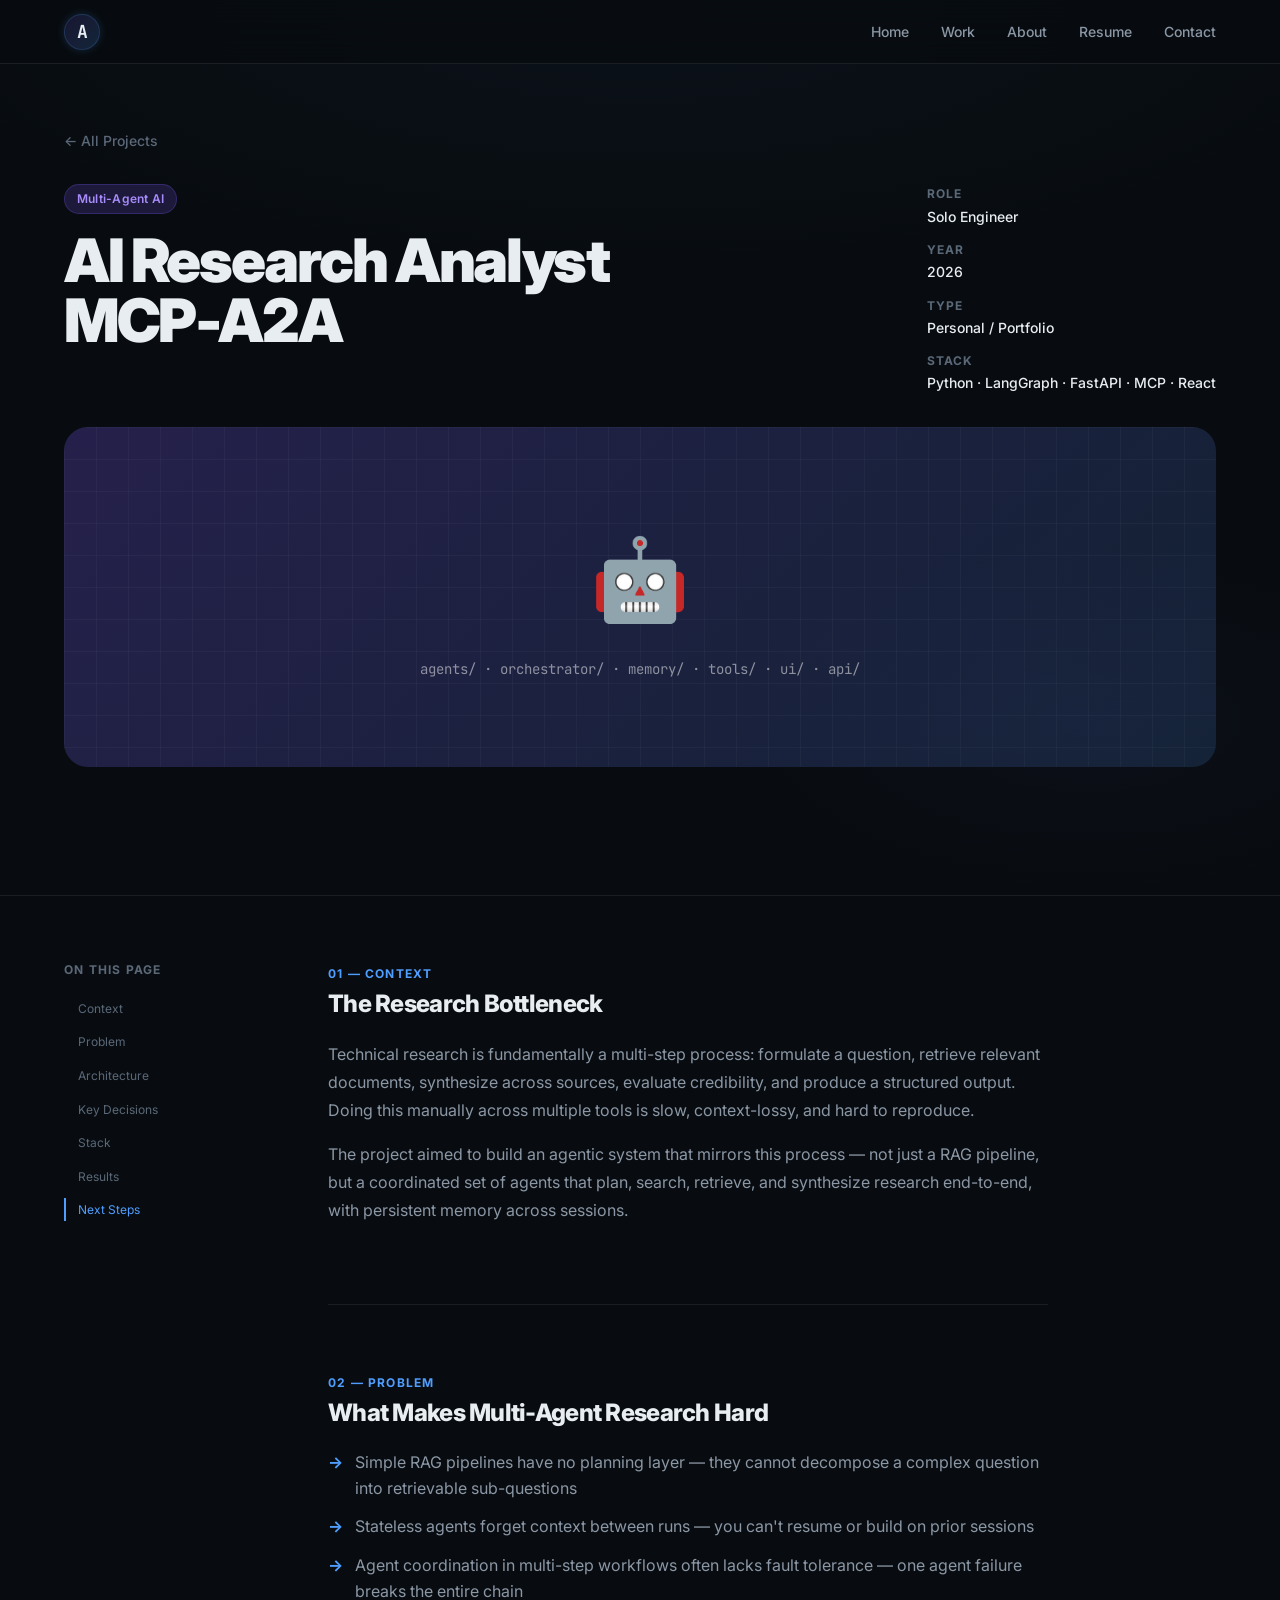
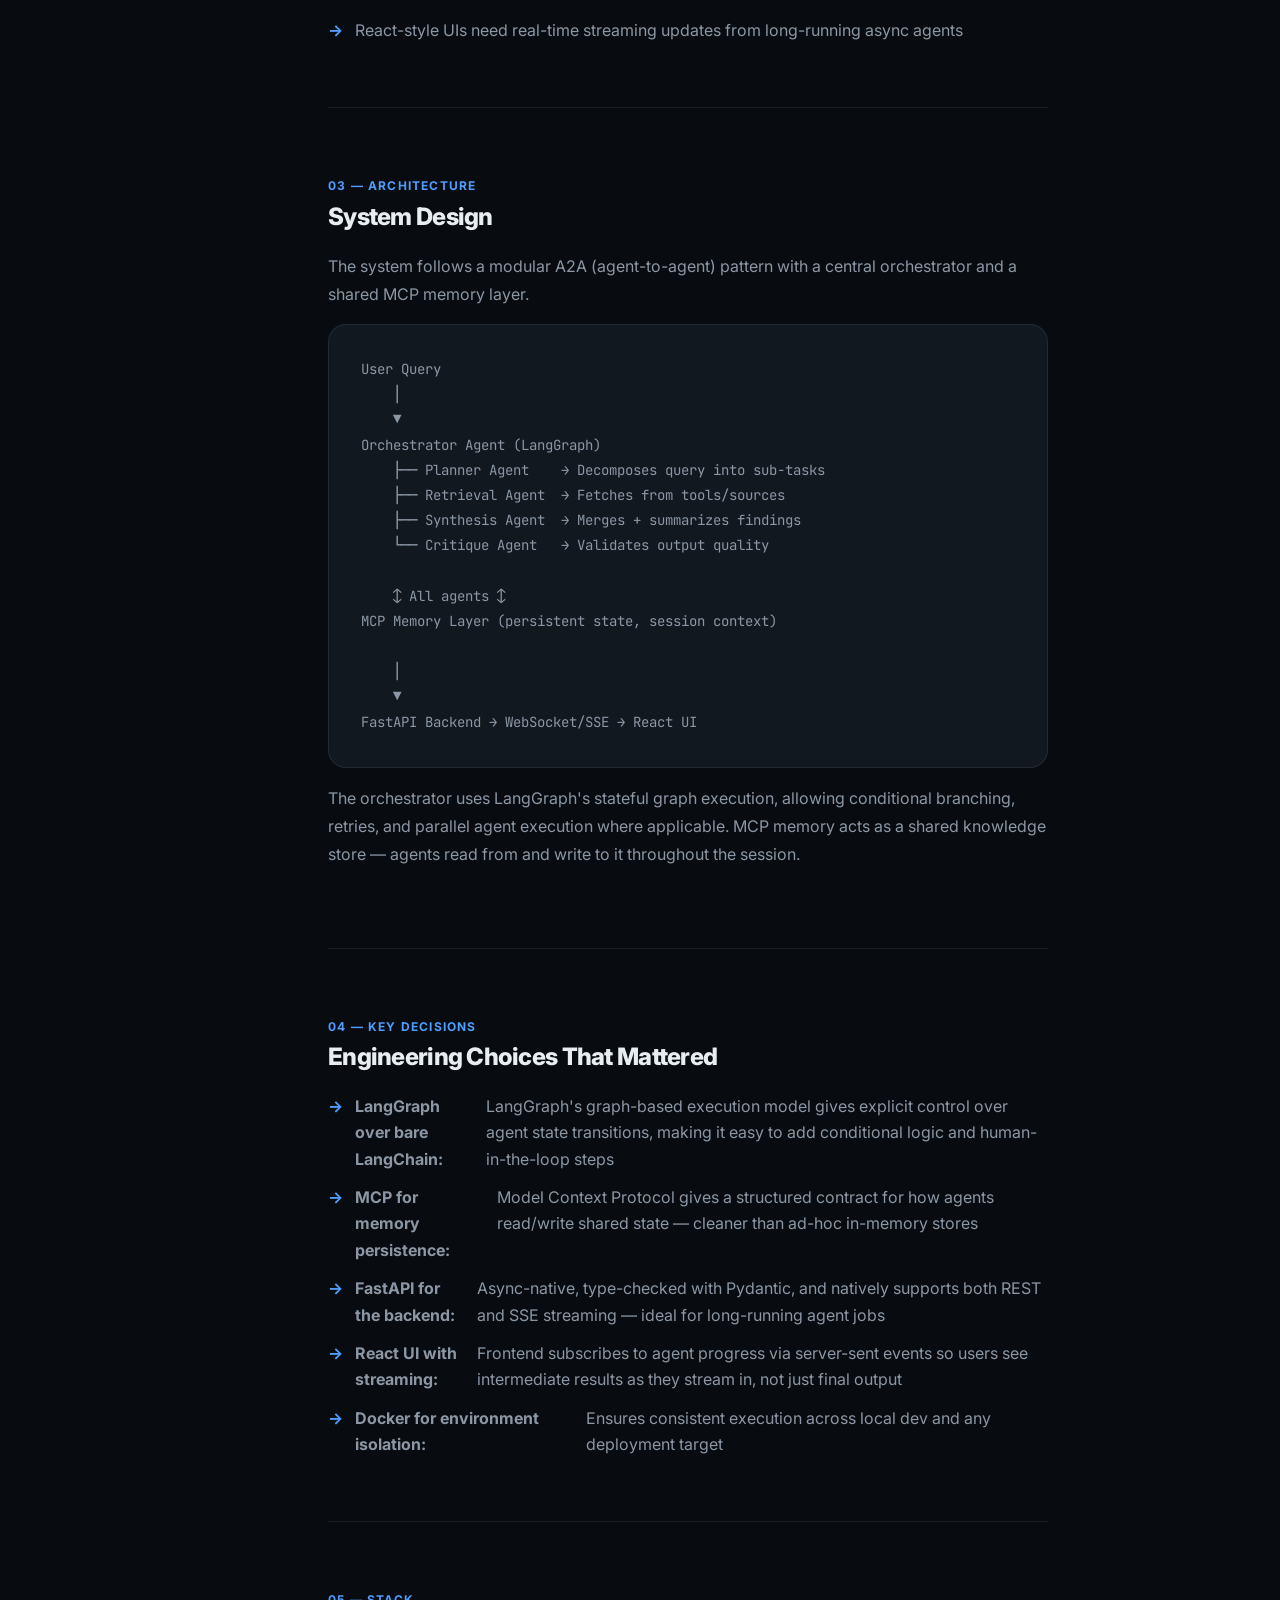
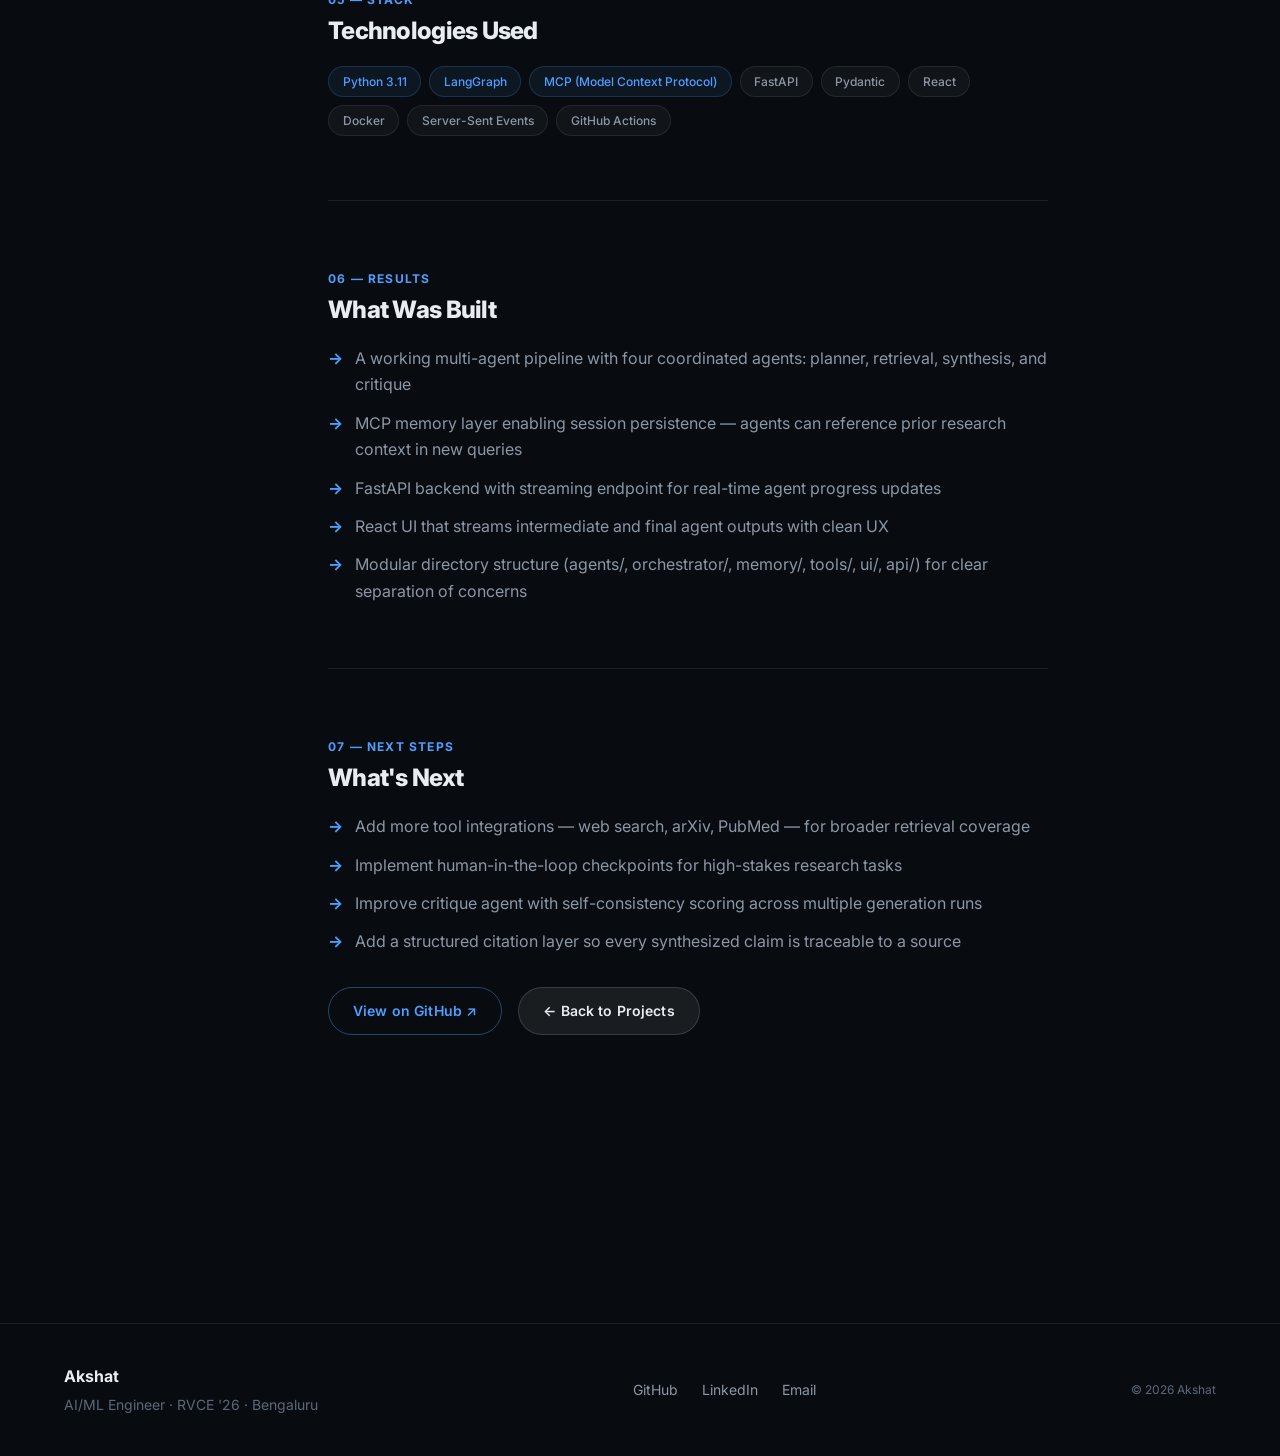
<file: case-ai-research.html>
<!DOCTYPE html>
<html lang="en">
<head>
  <meta charset="UTF-8" />
  <meta name="viewport" content="width=device-width, initial-scale=1.0" />
  <title>AI Research Analyst MCP-A2A — Case Study</title>
  <meta name="description" content="Case study: Multi-agent AI research system with MCP memory and A2A orchestration built by Akshat." />
  <link rel="preconnect" href="https://fonts.googleapis.com" />
  <link rel="preconnect" href="https://fonts.gstatic.com" crossorigin />
  <link href="https://fonts.googleapis.com/css2?family=Inter:wght@300;400;500;600;700;800;900&family=JetBrains+Mono:wght@400;500&display=swap" rel="stylesheet" />
  <link rel="stylesheet" href="css/base.css" />
  <link rel="stylesheet" href="css/pages.css" />
</head>
<body>
  <nav class="nav" id="nav" aria-label="Main navigation">
    <div class="nav__inner">
      <a href="index.html" class="nav__logo"><span class="nav__logo-mark">A</span></a>
      <ul class="nav__links" role="list">
        <li><a href="index.html" class="nav__link">Home</a></li><li><a href="projects.html" class="nav__link">Work</a></li>
        <li><a href="about.html" class="nav__link">About</a></li>
        <li><a href="resume.html" class="nav__link">Resume</a></li>
        <li><a href="contact.html" class="nav__link">Contact</a></li>
      </ul>
      <button class="nav__menu-btn" id="menuBtn" aria-label="Toggle menu" aria-expanded="false">
        <span></span><span></span><span></span>
      </button>
    </div>
    <div class="nav__mobile" id="mobileMenu" aria-hidden="true">
      <ul role="list">
        <li><a href="index.html">Home</a></li><li><a href="projects.html">Work</a></li>
        <li><a href="about.html">About</a></li>
        <li><a href="resume.html">Resume</a></li>
        <li><a href="contact.html">Contact</a></li>
      </ul>
    </div>
  </nav>

  <main class="case-study">
    <div class="case-study__hero">
      <div class="container">
        <a href="projects.html" class="case-study__back">← All Projects</a>
        <div class="case-study__header reveal-up">
          <div>
            <span class="bento__tag bento__tag--ai" style="margin-bottom:1rem;display:inline-flex">Multi-Agent AI</span>
            <h1 class="case-study__title">AI Research Analyst<br>MCP-A2A</h1>
          </div>
          <div class="case-study__meta">
            <div class="case-study__meta-item">
              <span class="case-study__meta-label">Role</span>
              <span class="case-study__meta-value">Solo Engineer</span>
            </div>
            <div class="case-study__meta-item">
              <span class="case-study__meta-label">Year</span>
              <span class="case-study__meta-value">2026</span>
            </div>
            <div class="case-study__meta-item">
              <span class="case-study__meta-label">Type</span>
              <span class="case-study__meta-value">Personal / Portfolio</span>
            </div>
            <div class="case-study__meta-item">
              <span class="case-study__meta-label">Stack</span>
              <span class="case-study__meta-value">Python · LangGraph · FastAPI · MCP · React</span>
            </div>
          </div>
        </div>
        <div class="case-study__visual visual-ai reveal-up">
          <div class="visual-grid-overlay"></div>
          <div style="text-align:center;z-index:1;position:relative">
            <div style="font-size:5rem;margin-bottom:1rem">🤖</div>
            <div style="font-family:var(--font-mono);font-size:var(--fs-sm);color:rgba(255,255,255,0.5)">agents/ · orchestrator/ · memory/ · tools/ · ui/ · api/</div>
          </div>
        </div>
      </div>
    </div>

    <div class="container">
      <div class="case-study__body">
        <aside class="case-study__toc" aria-label="Table of contents">
          <div class="case-study__toc-title">On this page</div>
          <ul class="case-study__toc-list" role="list">
            <li><a href="#context"      class="case-study__toc-link">Context</a></li>
            <li><a href="#problem"      class="case-study__toc-link">Problem</a></li>
            <li><a href="#architecture" class="case-study__toc-link">Architecture</a></li>
            <li><a href="#decisions"    class="case-study__toc-link">Key Decisions</a></li>
            <li><a href="#stack"        class="case-study__toc-link">Stack</a></li>
            <li><a href="#results"      class="case-study__toc-link">Results</a></li>
            <li><a href="#next"         class="case-study__toc-link">Next Steps</a></li>
          </ul>
        </aside>

        <div class="case-study__content">
          <section class="case-study__section reveal-up" id="context">
            <span class="case-study__section-label">01 — Context</span>
            <h2>The Research Bottleneck</h2>
            <p>Technical research is fundamentally a multi-step process: formulate a question, retrieve relevant documents, synthesize across sources, evaluate credibility, and produce a structured output. Doing this manually across multiple tools is slow, context-lossy, and hard to reproduce.</p>
            <p>The project aimed to build an agentic system that mirrors this process — not just a RAG pipeline, but a coordinated set of agents that plan, search, retrieve, and synthesize research end-to-end, with persistent memory across sessions.</p>
          </section>

          <section class="case-study__section reveal-up" id="problem">
            <span class="case-study__section-label">02 — Problem</span>
            <h2>What Makes Multi-Agent Research Hard</h2>
            <ul>
              <li>Simple RAG pipelines have no planning layer — they cannot decompose a complex question into retrievable sub-questions</li>
              <li>Stateless agents forget context between runs — you can't resume or build on prior sessions</li>
              <li>Agent coordination in multi-step workflows often lacks fault tolerance — one agent failure breaks the entire chain</li>
              <li>React-style UIs need real-time streaming updates from long-running async agents</li>
            </ul>
          </section>

          <section class="case-study__section reveal-up" id="architecture">
            <span class="case-study__section-label">03 — Architecture</span>
            <h2>System Design</h2>
            <p>The system follows a modular A2A (agent-to-agent) pattern with a central orchestrator and a shared MCP memory layer.</p>
            <div class="arch-diagram">User Query
    │
    ▼
Orchestrator Agent (LangGraph)
    ├── Planner Agent    → Decomposes query into sub-tasks
    ├── Retrieval Agent  → Fetches from tools/sources
    ├── Synthesis Agent  → Merges + summarizes findings
    └── Critique Agent   → Validates output quality

    ↕ All agents ↕
MCP Memory Layer (persistent state, session context)

    │
    ▼
FastAPI Backend → WebSocket/SSE → React UI</div>
            <p>The orchestrator uses LangGraph's stateful graph execution, allowing conditional branching, retries, and parallel agent execution where applicable. MCP memory acts as a shared knowledge store — agents read from and write to it throughout the session.</p>
          </section>

          <section class="case-study__section reveal-up" id="decisions">
            <span class="case-study__section-label">04 — Key Decisions</span>
            <h2>Engineering Choices That Mattered</h2>
            <ul>
              <li><strong>LangGraph over bare LangChain:</strong> LangGraph's graph-based execution model gives explicit control over agent state transitions, making it easy to add conditional logic and human-in-the-loop steps</li>
              <li><strong>MCP for memory persistence:</strong> Model Context Protocol gives a structured contract for how agents read/write shared state — cleaner than ad-hoc in-memory stores</li>
              <li><strong>FastAPI for the backend:</strong> Async-native, type-checked with Pydantic, and natively supports both REST and SSE streaming — ideal for long-running agent jobs</li>
              <li><strong>React UI with streaming:</strong> Frontend subscribes to agent progress via server-sent events so users see intermediate results as they stream in, not just final output</li>
              <li><strong>Docker for environment isolation:</strong> Ensures consistent execution across local dev and any deployment target</li>
            </ul>
          </section>

          <section class="case-study__section reveal-up" id="stack">
            <span class="case-study__section-label">05 — Stack</span>
            <h2>Technologies Used</h2>
            <div class="tech-stack-grid">
              <span class="skill-tag skill-tag--highlight">Python 3.11</span>
              <span class="skill-tag skill-tag--highlight">LangGraph</span>
              <span class="skill-tag skill-tag--highlight">MCP (Model Context Protocol)</span>
              <span class="skill-tag">FastAPI</span>
              <span class="skill-tag">Pydantic</span>
              <span class="skill-tag">React</span>
              <span class="skill-tag">Docker</span>
              <span class="skill-tag">Server-Sent Events</span>
              <span class="skill-tag">GitHub Actions</span>
            </div>
          </section>

          <section class="case-study__section reveal-up" id="results">
            <span class="case-study__section-label">06 — Results</span>
            <h2>What Was Built</h2>
            <ul>
              <li>A working multi-agent pipeline with four coordinated agents: planner, retrieval, synthesis, and critique</li>
              <li>MCP memory layer enabling session persistence — agents can reference prior research context in new queries</li>
              <li>FastAPI backend with streaming endpoint for real-time agent progress updates</li>
              <li>React UI that streams intermediate and final agent outputs with clean UX</li>
              <li>Modular directory structure (agents/, orchestrator/, memory/, tools/, ui/, api/) for clear separation of concerns</li>
            </ul>
          </section>

          <section class="case-study__section reveal-up" id="next">
            <span class="case-study__section-label">07 — Next Steps</span>
            <h2>What's Next</h2>
            <ul>
              <li>Add more tool integrations — web search, arXiv, PubMed — for broader retrieval coverage</li>
              <li>Implement human-in-the-loop checkpoints for high-stakes research tasks</li>
              <li>Improve critique agent with self-consistency scoring across multiple generation runs</li>
              <li>Add a structured citation layer so every synthesized claim is traceable to a source</li>
            </ul>
            <div style="margin-top:2rem;display:flex;gap:1rem;flex-wrap:wrap">
              <a href="https://github.com/Akshat0359/ai-research-analyst-mcp-a2a" target="_blank" rel="noopener" class="btn btn--outline" id="cs-ai-github">View on GitHub ↗</a>
              <a href="projects.html" class="btn btn--ghost">← Back to Projects</a>
            </div>
          </section>
        </div>
      </div>
    </div>
  </main>

  <footer class="footer" role="contentinfo">
    <div class="container">
      <div class="footer__inner">
        <div class="footer__left">
          <span class="footer__name">Akshat</span>
          <span class="footer__tagline">AI/ML Engineer · RVCE '26 · Bengaluru</span>
        </div>
        <div class="footer__links">
          <a href="https://github.com/Akshat0359" target="_blank" rel="noopener">GitHub</a>
          <a href="https://www.linkedin.com/in/akshat-prabhakar/" target="_blank" rel="noopener">LinkedIn</a>
          <a href="mailto:akshat.prabhakar5903@gmail.com">Email</a>
        </div>
        <div class="footer__copy">© 2026 Akshat</div>
      </div>
    </div>
  </footer>
  <script src="js/main.js"></script>
</body>
</html>
</file>
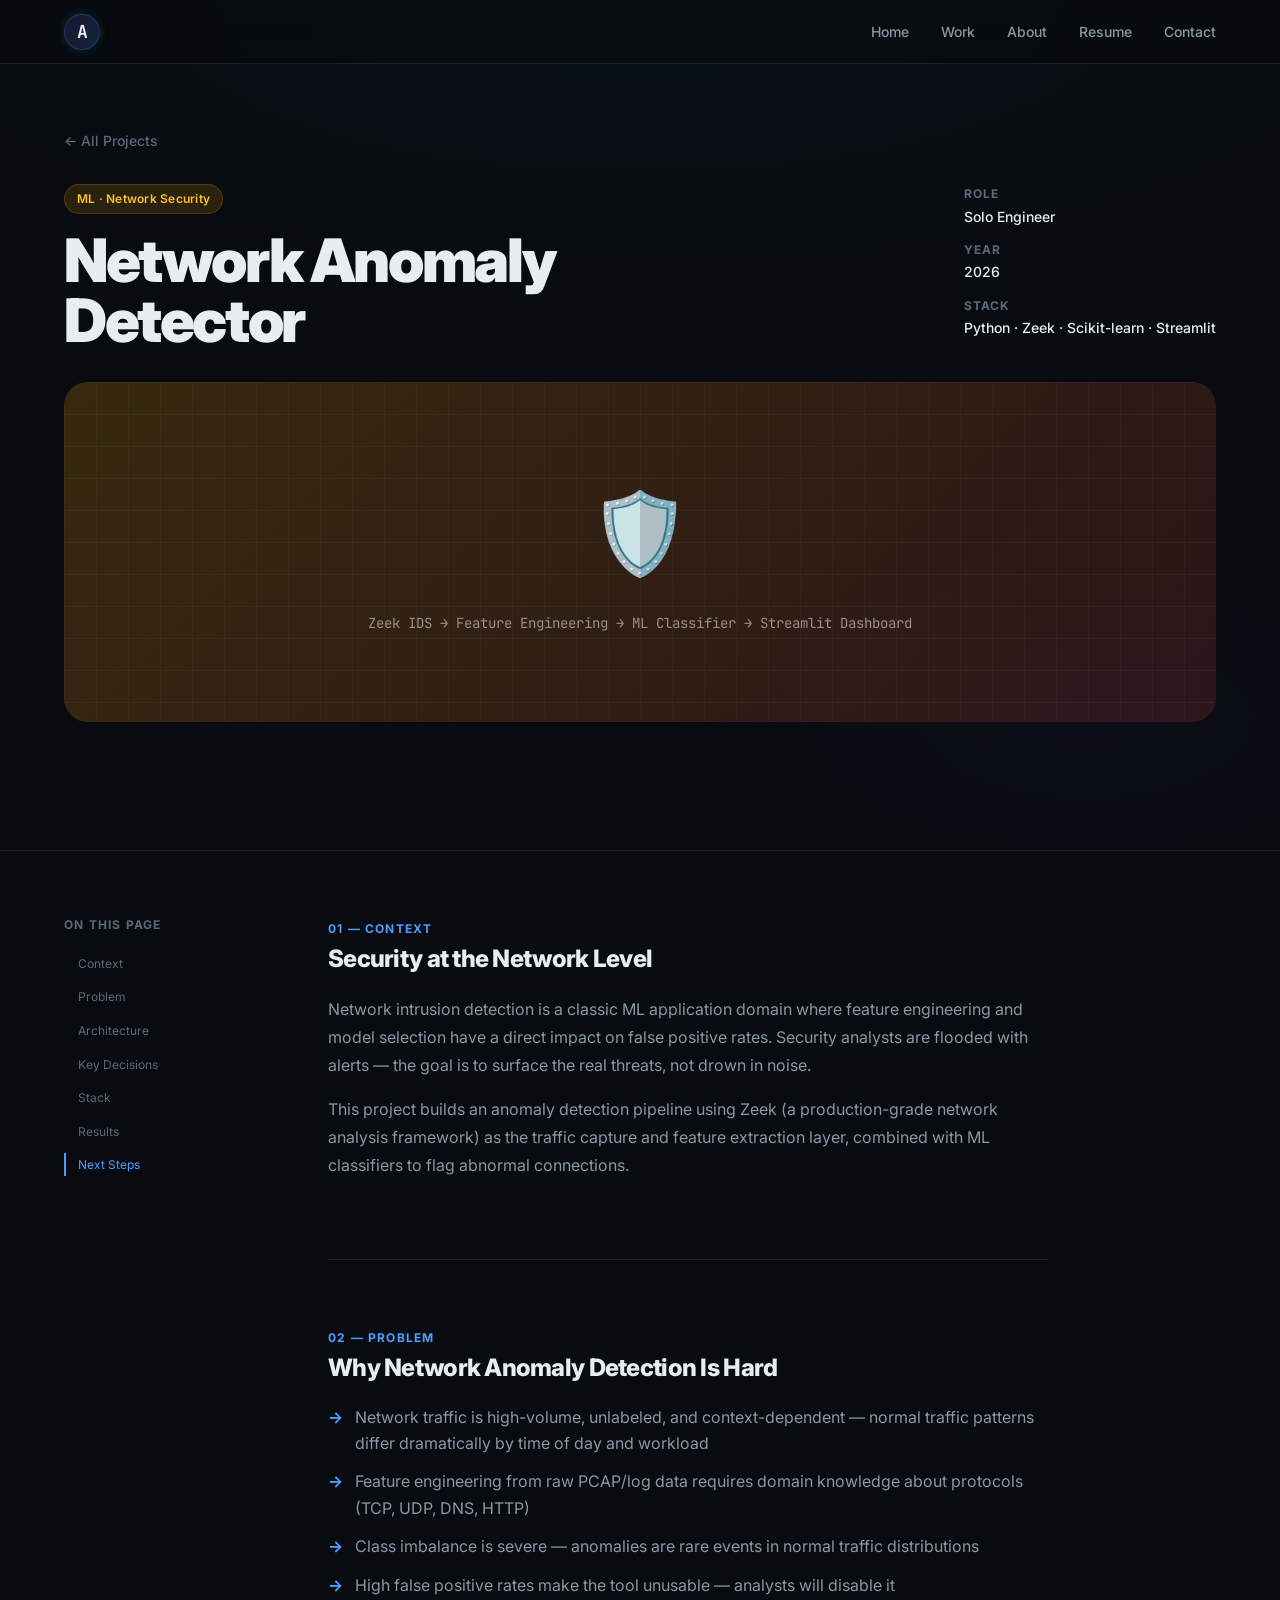
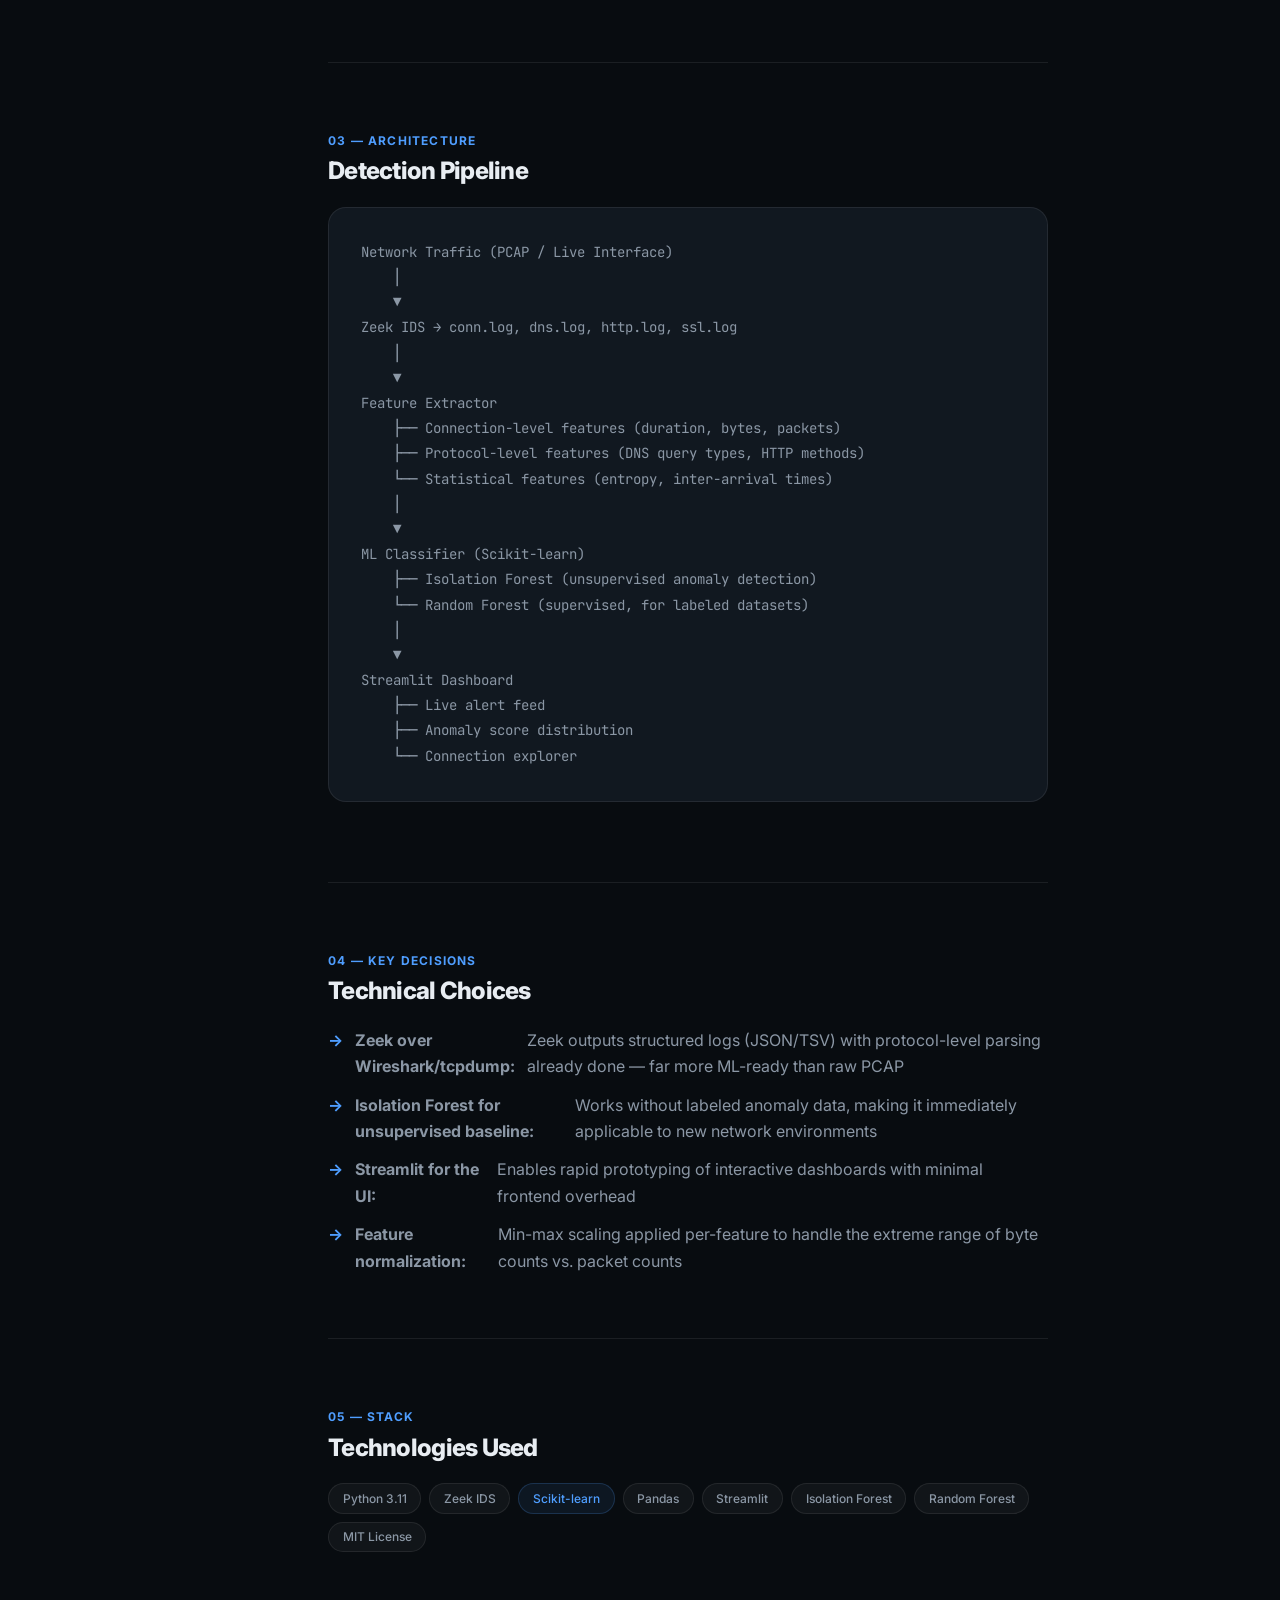
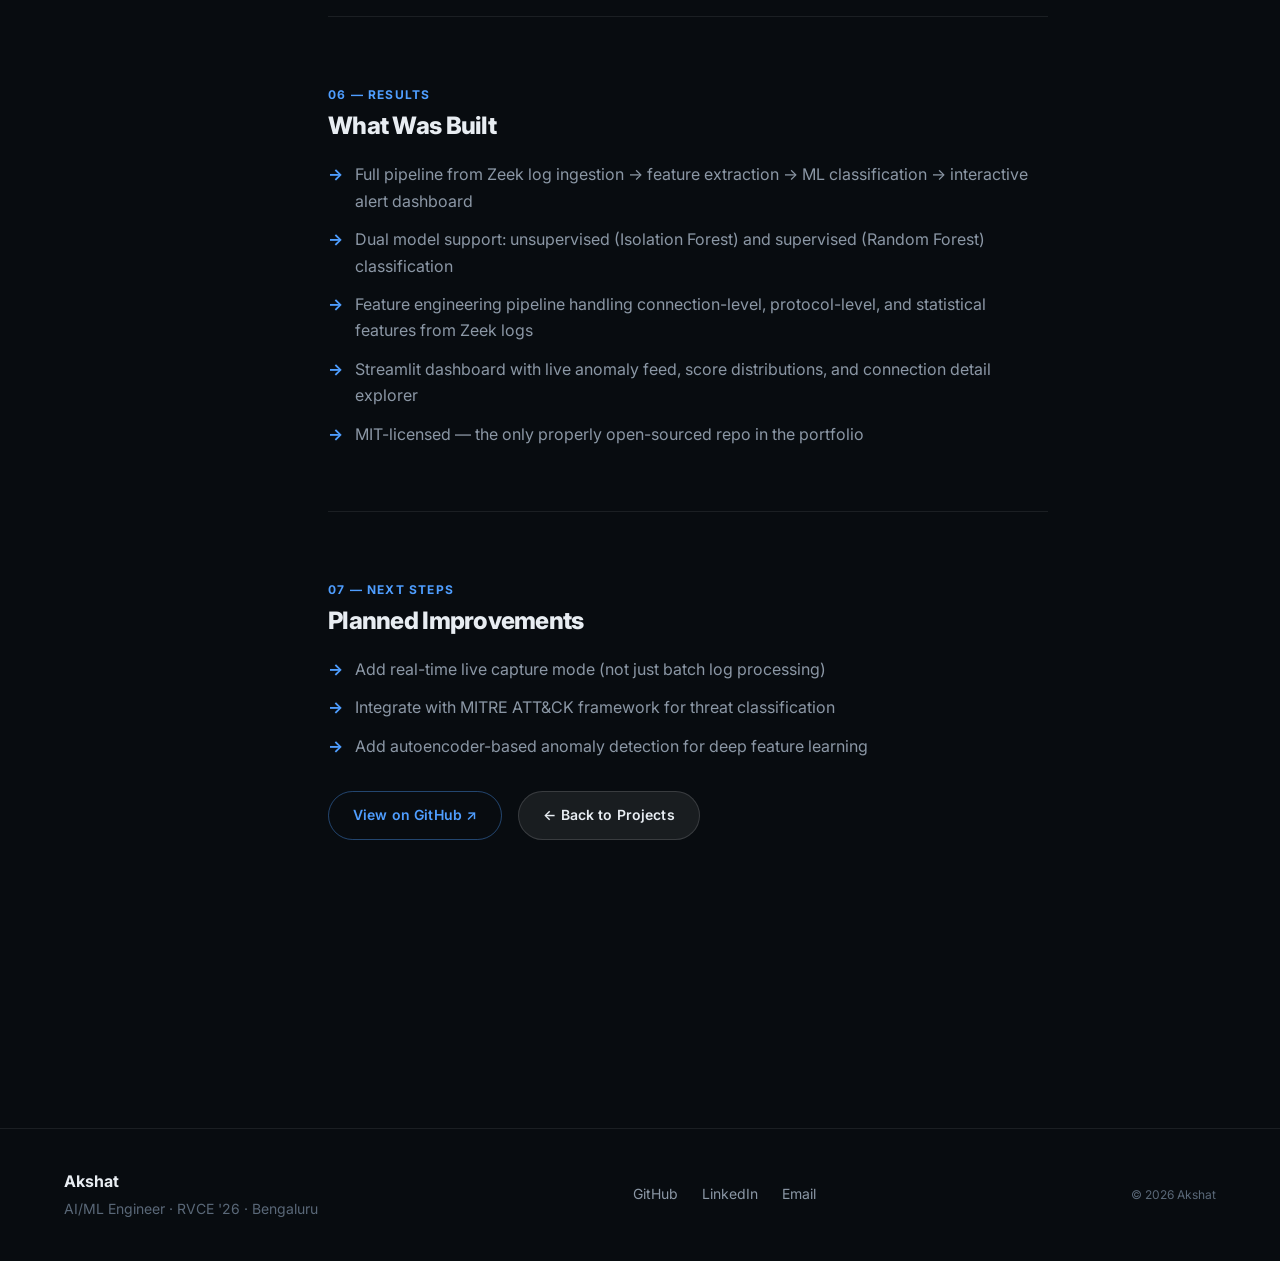
<file: case-anomaly.html>
<!DOCTYPE html>
<html lang="en">
<head>
  <meta charset="UTF-8" /><meta name="viewport" content="width=device-width, initial-scale=1.0" />
  <title>Network Anomaly Detector — Case Study</title>
  <meta name="description" content="Case study: Network anomaly detection using Zeek + ML + Streamlit by Akshat." />
  <link rel="preconnect" href="https://fonts.googleapis.com" /><link rel="preconnect" href="https://fonts.gstatic.com" crossorigin />
  <link href="https://fonts.googleapis.com/css2?family=Inter:wght@300;400;500;600;700;800;900&family=JetBrains+Mono:wght@400;500&display=swap" rel="stylesheet" />
  <link rel="stylesheet" href="css/base.css" /><link rel="stylesheet" href="css/pages.css" />
</head>
<body>
  <nav class="nav" id="nav"><div class="nav__inner">
    <a href="index.html" class="nav__logo"><span class="nav__logo-mark">A</span></a>
    <ul class="nav__links" role="list"><li><a href="index.html" class="nav__link">Home</a></li><li><a href="projects.html" class="nav__link">Work</a></li><li><a href="about.html" class="nav__link">About</a></li><li><a href="resume.html" class="nav__link">Resume</a></li><li><a href="contact.html" class="nav__link">Contact</a></li></ul>
    <button class="nav__menu-btn" id="menuBtn" aria-label="Toggle menu" aria-expanded="false"><span></span><span></span><span></span></button>
  </div>
  <div class="nav__mobile" id="mobileMenu" aria-hidden="true"><ul role="list"><li><a href="index.html">Home</a></li><li><a href="projects.html">Work</a></li><li><a href="about.html">About</a></li><li><a href="resume.html">Resume</a></li><li><a href="contact.html">Contact</a></li></ul></div>
  </nav>

  <main class="case-study">
    <div class="case-study__hero"><div class="container">
      <a href="projects.html" class="case-study__back">← All Projects</a>
      <div class="case-study__header reveal-up">
        <div>
          <span class="bento__tag bento__tag--ml" style="margin-bottom:1rem;display:inline-flex">ML · Network Security</span>
          <h1 class="case-study__title">Network Anomaly<br>Detector</h1>
        </div>
        <div class="case-study__meta">
          <div class="case-study__meta-item"><span class="case-study__meta-label">Role</span><span class="case-study__meta-value">Solo Engineer</span></div>
          <div class="case-study__meta-item"><span class="case-study__meta-label">Year</span><span class="case-study__meta-value">2026</span></div>
          <div class="case-study__meta-item"><span class="case-study__meta-label">Stack</span><span class="case-study__meta-value">Python · Zeek · Scikit-learn · Streamlit</span></div>
        </div>
      </div>
      <div class="case-study__visual visual-anom reveal-up">
        <div class="visual-grid-overlay"></div>
        <div style="text-align:center;z-index:1;position:relative"><div style="font-size:5rem;margin-bottom:1rem">🛡️</div>
        <div style="font-family:var(--font-mono);font-size:var(--fs-sm);color:rgba(255,255,255,0.5)">Zeek IDS → Feature Engineering → ML Classifier → Streamlit Dashboard</div></div>
      </div>
    </div></div>

    <div class="container"><div class="case-study__body">
      <aside class="case-study__toc"><div class="case-study__toc-title">On this page</div>
        <ul class="case-study__toc-list" role="list">
          <li><a href="#context" class="case-study__toc-link">Context</a></li>
          <li><a href="#problem" class="case-study__toc-link">Problem</a></li>
          <li><a href="#architecture" class="case-study__toc-link">Architecture</a></li>
          <li><a href="#decisions" class="case-study__toc-link">Key Decisions</a></li>
          <li><a href="#stack" class="case-study__toc-link">Stack</a></li>
          <li><a href="#results" class="case-study__toc-link">Results</a></li>
          <li><a href="#next" class="case-study__toc-link">Next Steps</a></li>
        </ul>
      </aside>

      <div class="case-study__content">
        <section class="case-study__section reveal-up" id="context">
          <span class="case-study__section-label">01 — Context</span>
          <h2>Security at the Network Level</h2>
          <p>Network intrusion detection is a classic ML application domain where feature engineering and model selection have a direct impact on false positive rates. Security analysts are flooded with alerts — the goal is to surface the real threats, not drown in noise.</p>
          <p>This project builds an anomaly detection pipeline using Zeek (a production-grade network analysis framework) as the traffic capture and feature extraction layer, combined with ML classifiers to flag abnormal connections.</p>
        </section>

        <section class="case-study__section reveal-up" id="problem">
          <span class="case-study__section-label">02 — Problem</span>
          <h2>Why Network Anomaly Detection Is Hard</h2>
          <ul>
            <li>Network traffic is high-volume, unlabeled, and context-dependent — normal traffic patterns differ dramatically by time of day and workload</li>
            <li>Feature engineering from raw PCAP/log data requires domain knowledge about protocols (TCP, UDP, DNS, HTTP)</li>
            <li>Class imbalance is severe — anomalies are rare events in normal traffic distributions</li>
            <li>High false positive rates make the tool unusable — analysts will disable it</li>
          </ul>
        </section>

        <section class="case-study__section reveal-up" id="architecture">
          <span class="case-study__section-label">03 — Architecture</span>
          <h2>Detection Pipeline</h2>
          <div class="arch-diagram">Network Traffic (PCAP / Live Interface)
    │
    ▼
Zeek IDS → conn.log, dns.log, http.log, ssl.log
    │
    ▼
Feature Extractor
    ├── Connection-level features (duration, bytes, packets)
    ├── Protocol-level features (DNS query types, HTTP methods)
    └── Statistical features (entropy, inter-arrival times)
    │
    ▼
ML Classifier (Scikit-learn)
    ├── Isolation Forest (unsupervised anomaly detection)
    └── Random Forest (supervised, for labeled datasets)
    │
    ▼
Streamlit Dashboard
    ├── Live alert feed
    ├── Anomaly score distribution
    └── Connection explorer</div>
        </section>

        <section class="case-study__section reveal-up" id="decisions">
          <span class="case-study__section-label">04 — Key Decisions</span>
          <h2>Technical Choices</h2>
          <ul>
            <li><strong>Zeek over Wireshark/tcpdump:</strong> Zeek outputs structured logs (JSON/TSV) with protocol-level parsing already done — far more ML-ready than raw PCAP</li>
            <li><strong>Isolation Forest for unsupervised baseline:</strong> Works without labeled anomaly data, making it immediately applicable to new network environments</li>
            <li><strong>Streamlit for the UI:</strong> Enables rapid prototyping of interactive dashboards with minimal frontend overhead</li>
            <li><strong>Feature normalization:</strong> Min-max scaling applied per-feature to handle the extreme range of byte counts vs. packet counts</li>
          </ul>
        </section>

        <section class="case-study__section reveal-up" id="stack">
          <span class="case-study__section-label">05 — Stack</span>
          <h2>Technologies Used</h2>
          <div class="tech-stack-grid">
            <span class="skill-tag">Python 3.11</span>
            <span class="skill-tag">Zeek IDS</span>
            <span class="skill-tag skill-tag--highlight">Scikit-learn</span>
            <span class="skill-tag">Pandas</span>
            <span class="skill-tag">Streamlit</span>
            <span class="skill-tag">Isolation Forest</span>
            <span class="skill-tag">Random Forest</span>
            <span class="skill-tag">MIT License</span>
          </div>
        </section>

        <section class="case-study__section reveal-up" id="results">
          <span class="case-study__section-label">06 — Results</span>
          <h2>What Was Built</h2>
          <ul>
            <li>Full pipeline from Zeek log ingestion → feature extraction → ML classification → interactive alert dashboard</li>
            <li>Dual model support: unsupervised (Isolation Forest) and supervised (Random Forest) classification</li>
            <li>Feature engineering pipeline handling connection-level, protocol-level, and statistical features from Zeek logs</li>
            <li>Streamlit dashboard with live anomaly feed, score distributions, and connection detail explorer</li>
            <li>MIT-licensed — the only properly open-sourced repo in the portfolio</li>
          </ul>
        </section>

        <section class="case-study__section reveal-up" id="next">
          <span class="case-study__section-label">07 — Next Steps</span>
          <h2>Planned Improvements</h2>
          <ul>
            <li>Add real-time live capture mode (not just batch log processing)</li>
            <li>Integrate with MITRE ATT&CK framework for threat classification</li>
            <li>Add autoencoder-based anomaly detection for deep feature learning</li>
          </ul>
          <div style="margin-top:2rem;display:flex;gap:1rem;flex-wrap:wrap">
            <a href="https://github.com/Akshat0359/anomaly-detector" target="_blank" rel="noopener" class="btn btn--outline">View on GitHub ↗</a>
            <a href="projects.html" class="btn btn--ghost">← Back to Projects</a>
          </div>
        </section>
      </div>
    </div></div>
  </main>

  <footer class="footer" role="contentinfo"><div class="container"><div class="footer__inner">
    <div class="footer__left"><span class="footer__name">Akshat</span><span class="footer__tagline">AI/ML Engineer · RVCE '26 · Bengaluru</span></div>
    <div class="footer__links"><a href="https://github.com/Akshat0359" target="_blank" rel="noopener">GitHub</a><a href="https://www.linkedin.com/in/akshat-prabhakar/" target="_blank" rel="noopener">LinkedIn</a><a href="mailto:akshat.prabhakar5903@gmail.com">Email</a></div>
    <div class="footer__copy">© 2026 Akshat</div>
  </div></div></footer>
  <script src="js/main.js"></script>
</body>
</html>
</file>
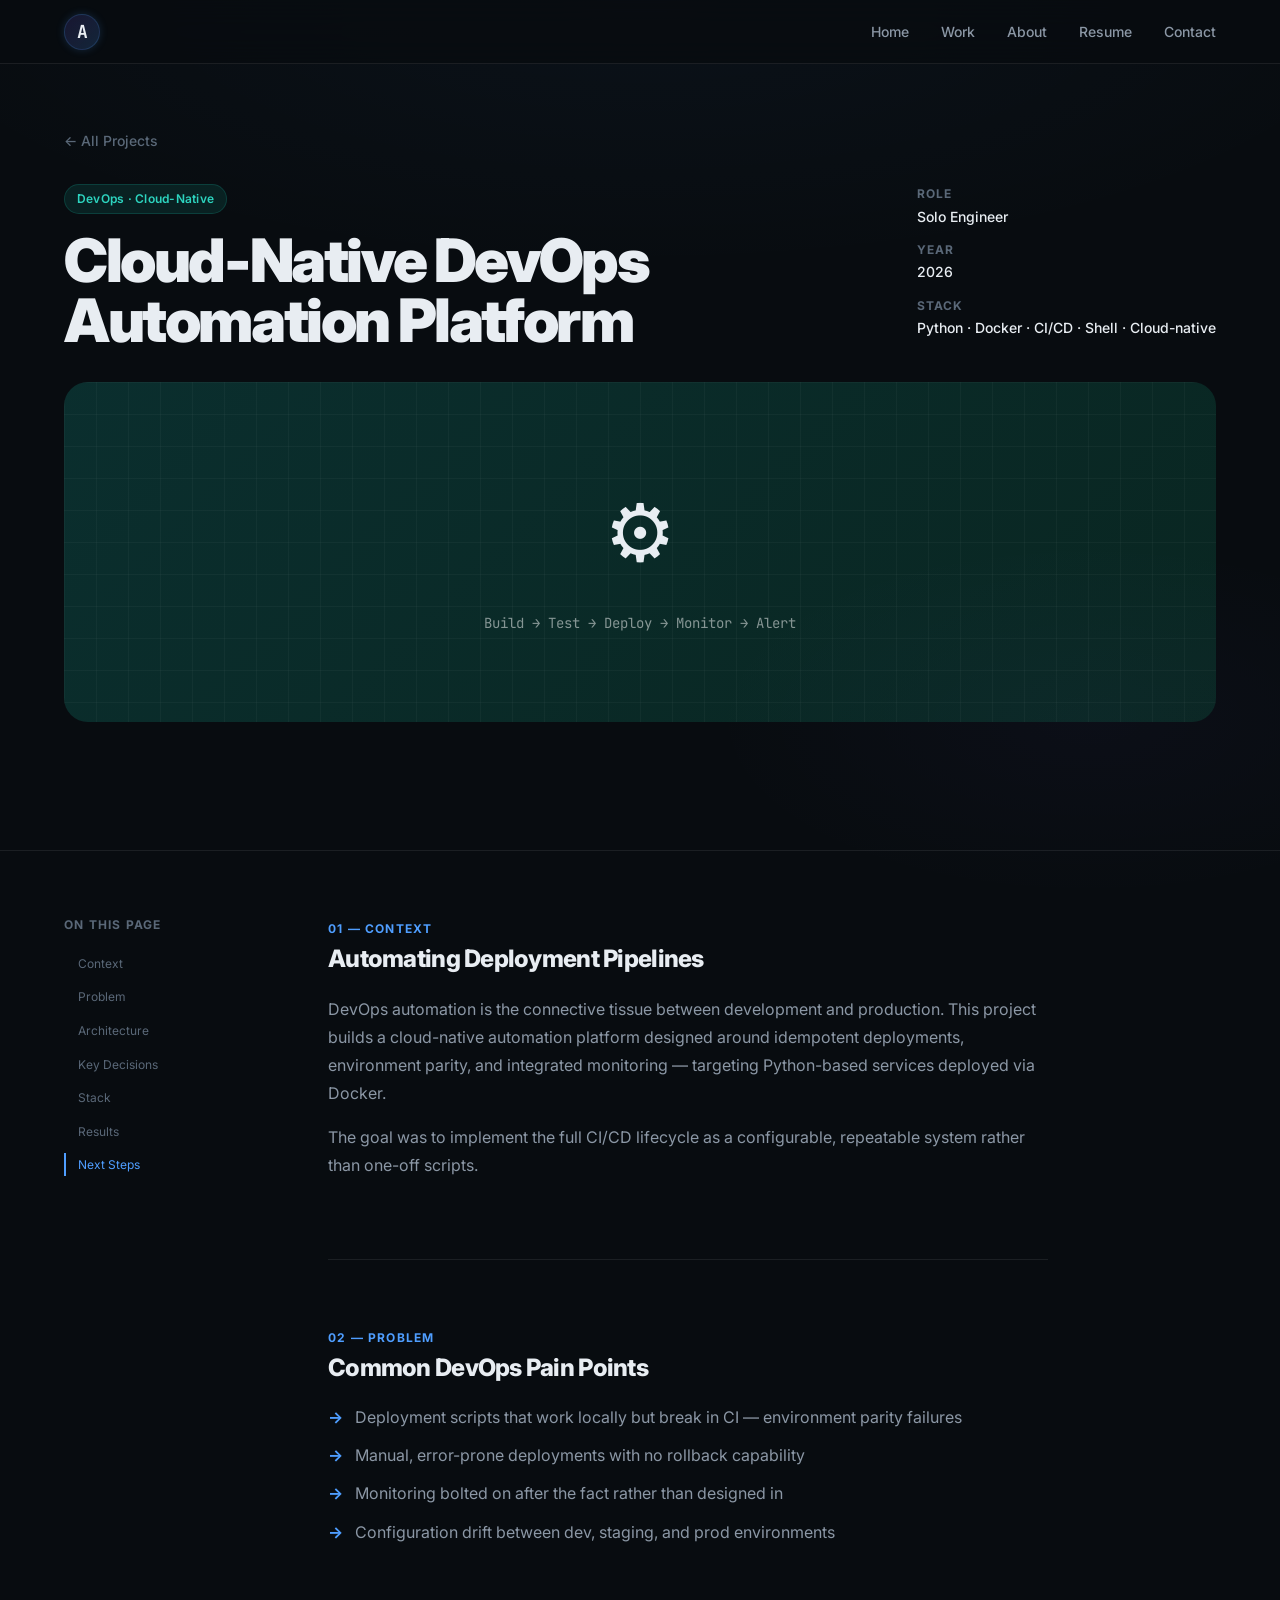
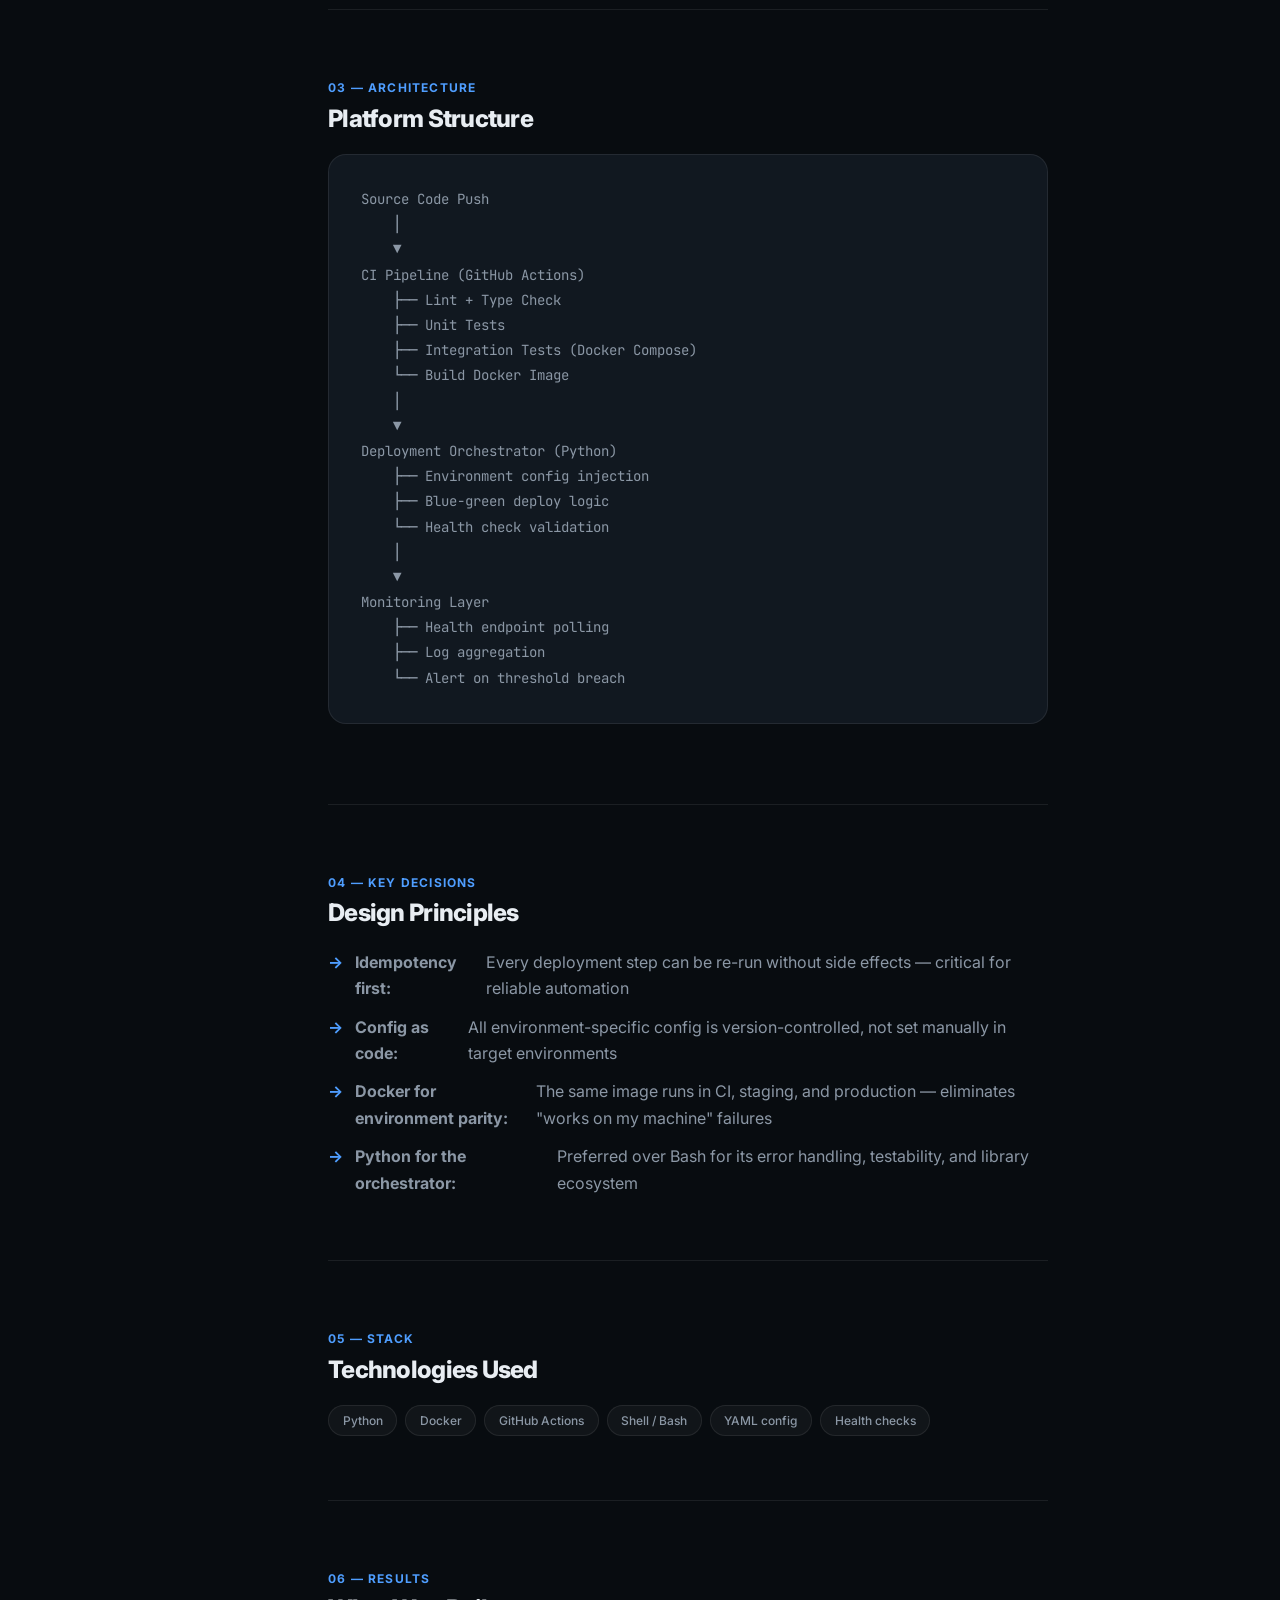
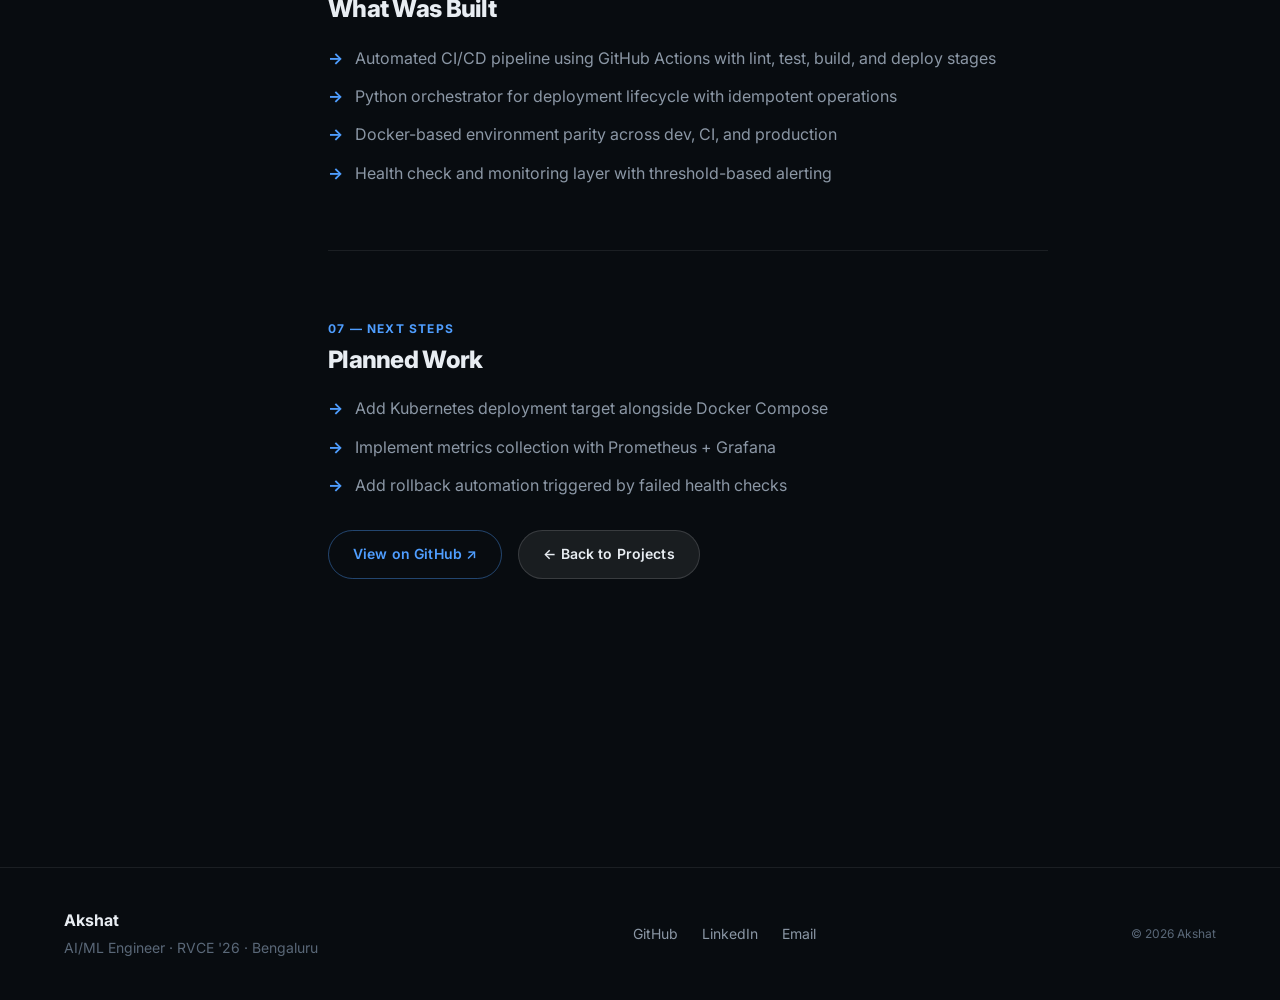
<file: case-devops.html>
<!DOCTYPE html>
<html lang="en">
<head>
  <meta charset="UTF-8" /><meta name="viewport" content="width=device-width, initial-scale=1.0" />
  <title>Cloud-Native DevOps Platform — Case Study</title>
  <link rel="preconnect" href="https://fonts.googleapis.com" /><link rel="preconnect" href="https://fonts.gstatic.com" crossorigin />
  <link href="https://fonts.googleapis.com/css2?family=Inter:wght@300;400;500;600;700;800;900&family=JetBrains+Mono:wght@400;500&display=swap" rel="stylesheet" />
  <link rel="stylesheet" href="css/base.css" /><link rel="stylesheet" href="css/pages.css" />
</head>
<body>
  <nav class="nav" id="nav"><div class="nav__inner">
    <a href="index.html" class="nav__logo"><span class="nav__logo-mark">A</span></a>
    <ul class="nav__links" role="list"><li><a href="index.html" class="nav__link">Home</a></li><li><a href="projects.html" class="nav__link">Work</a></li><li><a href="about.html" class="nav__link">About</a></li><li><a href="resume.html" class="nav__link">Resume</a></li><li><a href="contact.html" class="nav__link">Contact</a></li></ul>
    <button class="nav__menu-btn" id="menuBtn" aria-label="Toggle menu" aria-expanded="false"><span></span><span></span><span></span></button>
  </div>
  <div class="nav__mobile" id="mobileMenu" aria-hidden="true"><ul role="list"><li><a href="index.html">Home</a></li><li><a href="projects.html">Work</a></li><li><a href="about.html">About</a></li><li><a href="resume.html">Resume</a></li><li><a href="contact.html">Contact</a></li></ul></div>
  </nav>

  <main class="case-study">
    <div class="case-study__hero"><div class="container">
      <a href="projects.html" class="case-study__back">← All Projects</a>
      <div class="case-study__header reveal-up">
        <div>
          <span class="bento__tag bento__tag--devops" style="margin-bottom:1rem;display:inline-flex">DevOps · Cloud-Native</span>
          <h1 class="case-study__title">Cloud-Native DevOps<br>Automation Platform</h1>
        </div>
        <div class="case-study__meta">
          <div class="case-study__meta-item"><span class="case-study__meta-label">Role</span><span class="case-study__meta-value">Solo Engineer</span></div>
          <div class="case-study__meta-item"><span class="case-study__meta-label">Year</span><span class="case-study__meta-value">2026</span></div>
          <div class="case-study__meta-item"><span class="case-study__meta-label">Stack</span><span class="case-study__meta-value">Python · Docker · CI/CD · Shell · Cloud-native</span></div>
        </div>
      </div>
      <div class="case-study__visual visual-devops reveal-up">
        <div class="visual-grid-overlay"></div>
        <div style="text-align:center;z-index:1;position:relative"><div style="font-size:5rem;margin-bottom:1rem">⚙️</div>
        <div style="font-family:var(--font-mono);font-size:var(--fs-sm);color:rgba(255,255,255,0.5)">Build → Test → Deploy → Monitor → Alert</div></div>
      </div>
    </div></div>

    <div class="container"><div class="case-study__body">
      <aside class="case-study__toc"><div class="case-study__toc-title">On this page</div>
        <ul class="case-study__toc-list" role="list">
          <li><a href="#context" class="case-study__toc-link">Context</a></li>
          <li><a href="#problem" class="case-study__toc-link">Problem</a></li>
          <li><a href="#architecture" class="case-study__toc-link">Architecture</a></li>
          <li><a href="#decisions" class="case-study__toc-link">Key Decisions</a></li>
          <li><a href="#stack" class="case-study__toc-link">Stack</a></li>
          <li><a href="#results" class="case-study__toc-link">Results</a></li>
          <li><a href="#next" class="case-study__toc-link">Next Steps</a></li>
        </ul>
      </aside>

      <div class="case-study__content">
        <section class="case-study__section reveal-up" id="context">
          <span class="case-study__section-label">01 — Context</span>
          <h2>Automating Deployment Pipelines</h2>
          <p>DevOps automation is the connective tissue between development and production. This project builds a cloud-native automation platform designed around idempotent deployments, environment parity, and integrated monitoring — targeting Python-based services deployed via Docker.</p>
          <p>The goal was to implement the full CI/CD lifecycle as a configurable, repeatable system rather than one-off scripts.</p>
        </section>

        <section class="case-study__section reveal-up" id="problem">
          <span class="case-study__section-label">02 — Problem</span>
          <h2>Common DevOps Pain Points</h2>
          <ul>
            <li>Deployment scripts that work locally but break in CI — environment parity failures</li>
            <li>Manual, error-prone deployments with no rollback capability</li>
            <li>Monitoring bolted on after the fact rather than designed in</li>
            <li>Configuration drift between dev, staging, and prod environments</li>
          </ul>
        </section>

        <section class="case-study__section reveal-up" id="architecture">
          <span class="case-study__section-label">03 — Architecture</span>
          <h2>Platform Structure</h2>
          <div class="arch-diagram">Source Code Push
    │
    ▼
CI Pipeline (GitHub Actions)
    ├── Lint + Type Check
    ├── Unit Tests
    ├── Integration Tests (Docker Compose)
    └── Build Docker Image
    │
    ▼
Deployment Orchestrator (Python)
    ├── Environment config injection
    ├── Blue-green deploy logic
    └── Health check validation
    │
    ▼
Monitoring Layer
    ├── Health endpoint polling
    ├── Log aggregation
    └── Alert on threshold breach</div>
        </section>

        <section class="case-study__section reveal-up" id="decisions">
          <span class="case-study__section-label">04 — Key Decisions</span>
          <h2>Design Principles</h2>
          <ul>
            <li><strong>Idempotency first:</strong> Every deployment step can be re-run without side effects — critical for reliable automation</li>
            <li><strong>Config as code:</strong> All environment-specific config is version-controlled, not set manually in target environments</li>
            <li><strong>Docker for environment parity:</strong> The same image runs in CI, staging, and production — eliminates "works on my machine" failures</li>
            <li><strong>Python for the orchestrator:</strong> Preferred over Bash for its error handling, testability, and library ecosystem</li>
          </ul>
        </section>

        <section class="case-study__section reveal-up" id="stack">
          <span class="case-study__section-label">05 — Stack</span>
          <h2>Technologies Used</h2>
          <div class="tech-stack-grid">
            <span class="skill-tag">Python</span><span class="skill-tag">Docker</span>
            <span class="skill-tag">GitHub Actions</span><span class="skill-tag">Shell / Bash</span>
            <span class="skill-tag">YAML config</span><span class="skill-tag">Health checks</span>
          </div>
        </section>

        <section class="case-study__section reveal-up" id="results">
          <span class="case-study__section-label">06 — Results</span>
          <h2>What Was Built</h2>
          <ul>
            <li>Automated CI/CD pipeline using GitHub Actions with lint, test, build, and deploy stages</li>
            <li>Python orchestrator for deployment lifecycle with idempotent operations</li>
            <li>Docker-based environment parity across dev, CI, and production</li>
            <li>Health check and monitoring layer with threshold-based alerting</li>
          </ul>
        </section>

        <section class="case-study__section reveal-up" id="next">
          <span class="case-study__section-label">07 — Next Steps</span>
          <h2>Planned Work</h2>
          <ul>
            <li>Add Kubernetes deployment target alongside Docker Compose</li>
            <li>Implement metrics collection with Prometheus + Grafana</li>
            <li>Add rollback automation triggered by failed health checks</li>
          </ul>
          <div style="margin-top:2rem;display:flex;gap:1rem;flex-wrap:wrap">
            <a href="https://github.com/Akshat0359/cloud-native-devops-automation-platform" target="_blank" rel="noopener" class="btn btn--outline">View on GitHub ↗</a>
            <a href="projects.html" class="btn btn--ghost">← Back to Projects</a>
          </div>
        </section>
      </div>
    </div></div>
  </main>

  <footer class="footer" role="contentinfo"><div class="container"><div class="footer__inner">
    <div class="footer__left"><span class="footer__name">Akshat</span><span class="footer__tagline">AI/ML Engineer · RVCE '26 · Bengaluru</span></div>
    <div class="footer__links"><a href="https://github.com/Akshat0359" target="_blank" rel="noopener">GitHub</a><a href="https://www.linkedin.com/in/akshat-prabhakar/" target="_blank" rel="noopener">LinkedIn</a><a href="mailto:akshat.prabhakar5903@gmail.com">Email</a></div>
    <div class="footer__copy">© 2026 Akshat</div>
  </div></div></footer>
  <script src="js/main.js"></script>
</body>
</html>
</file>
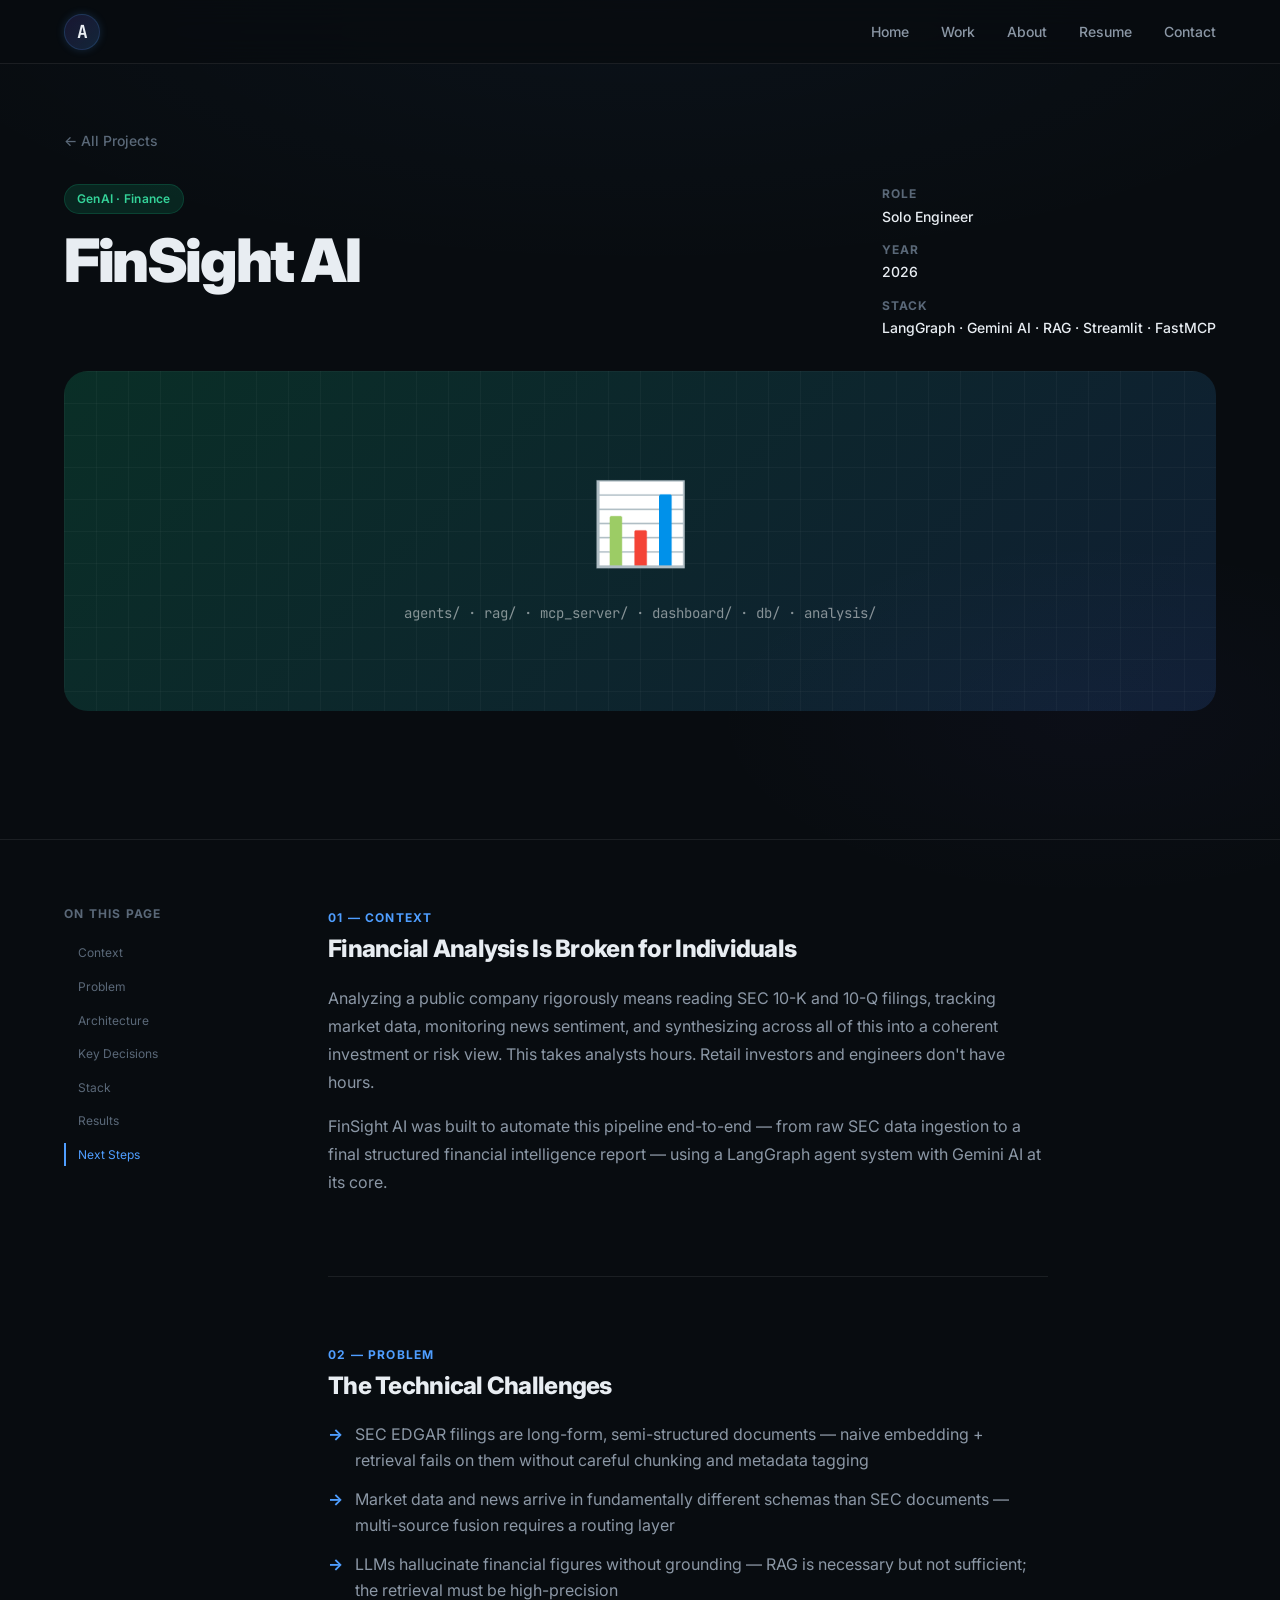
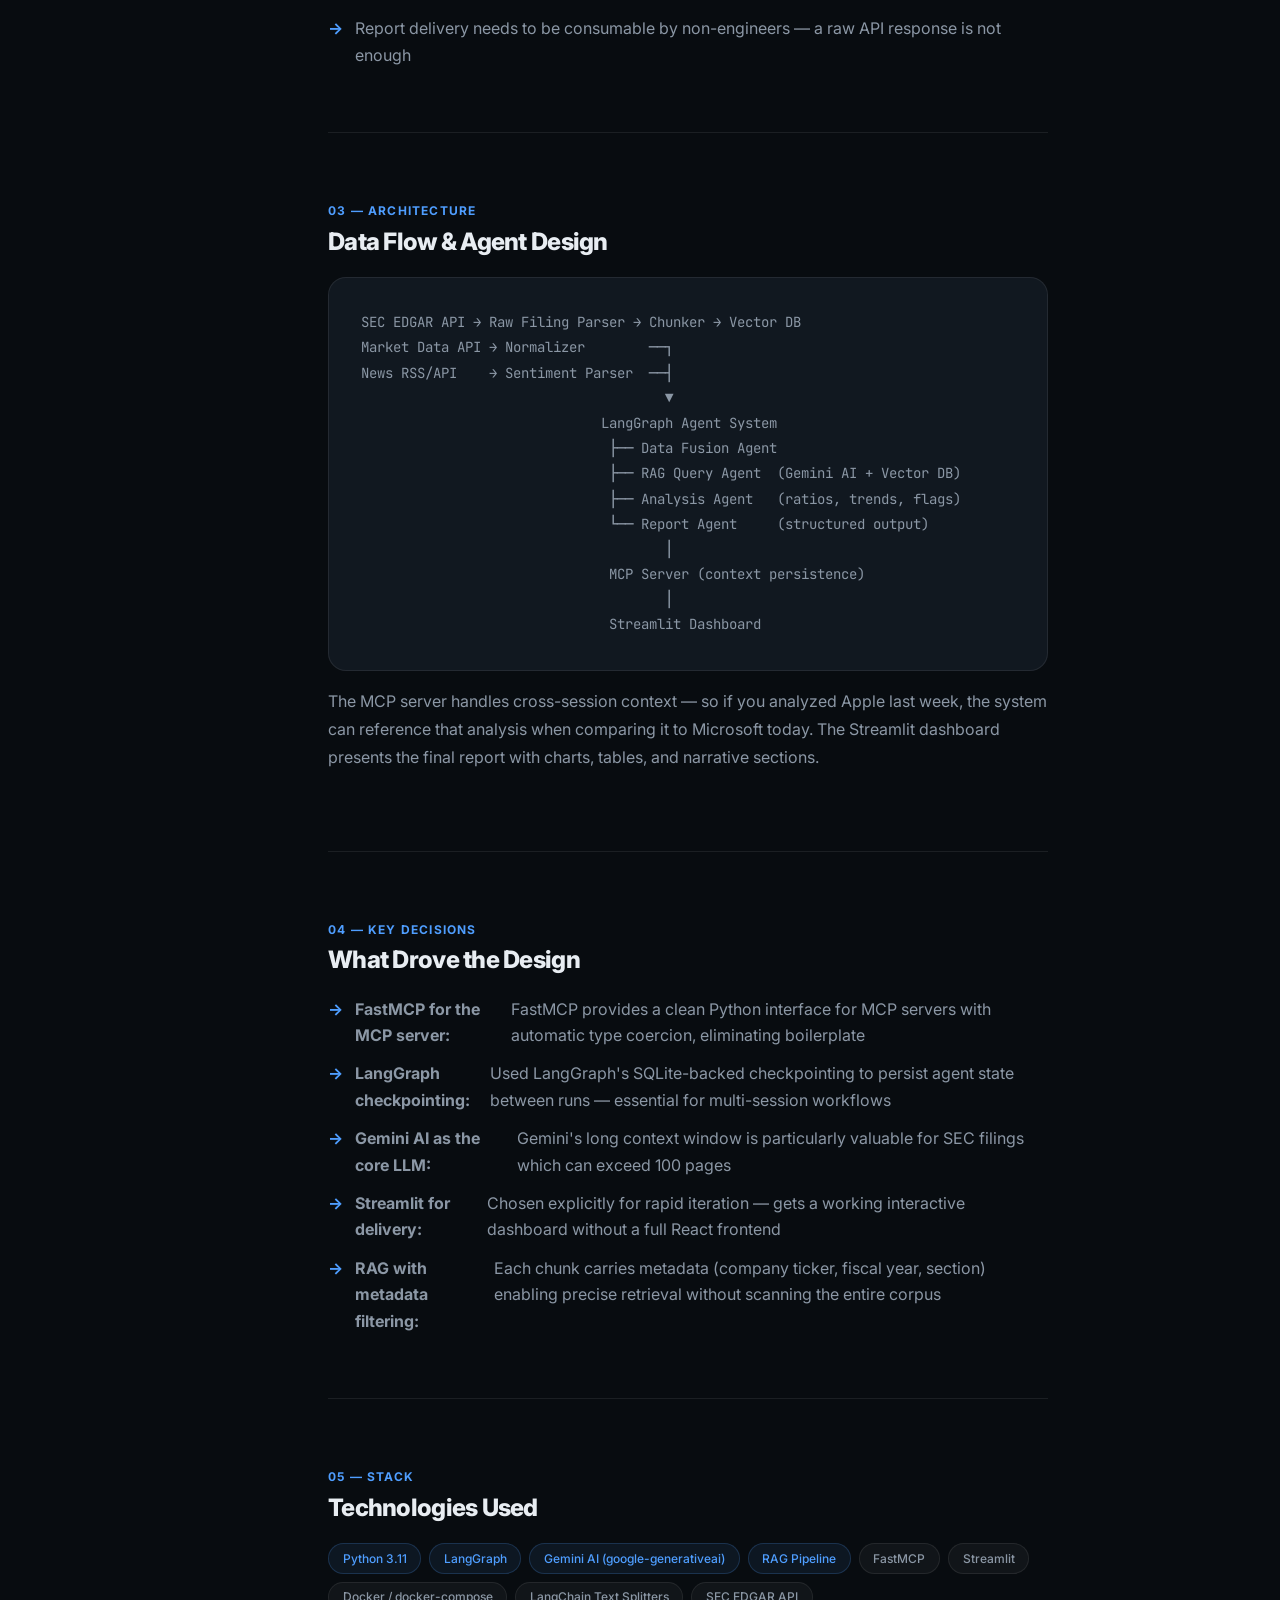
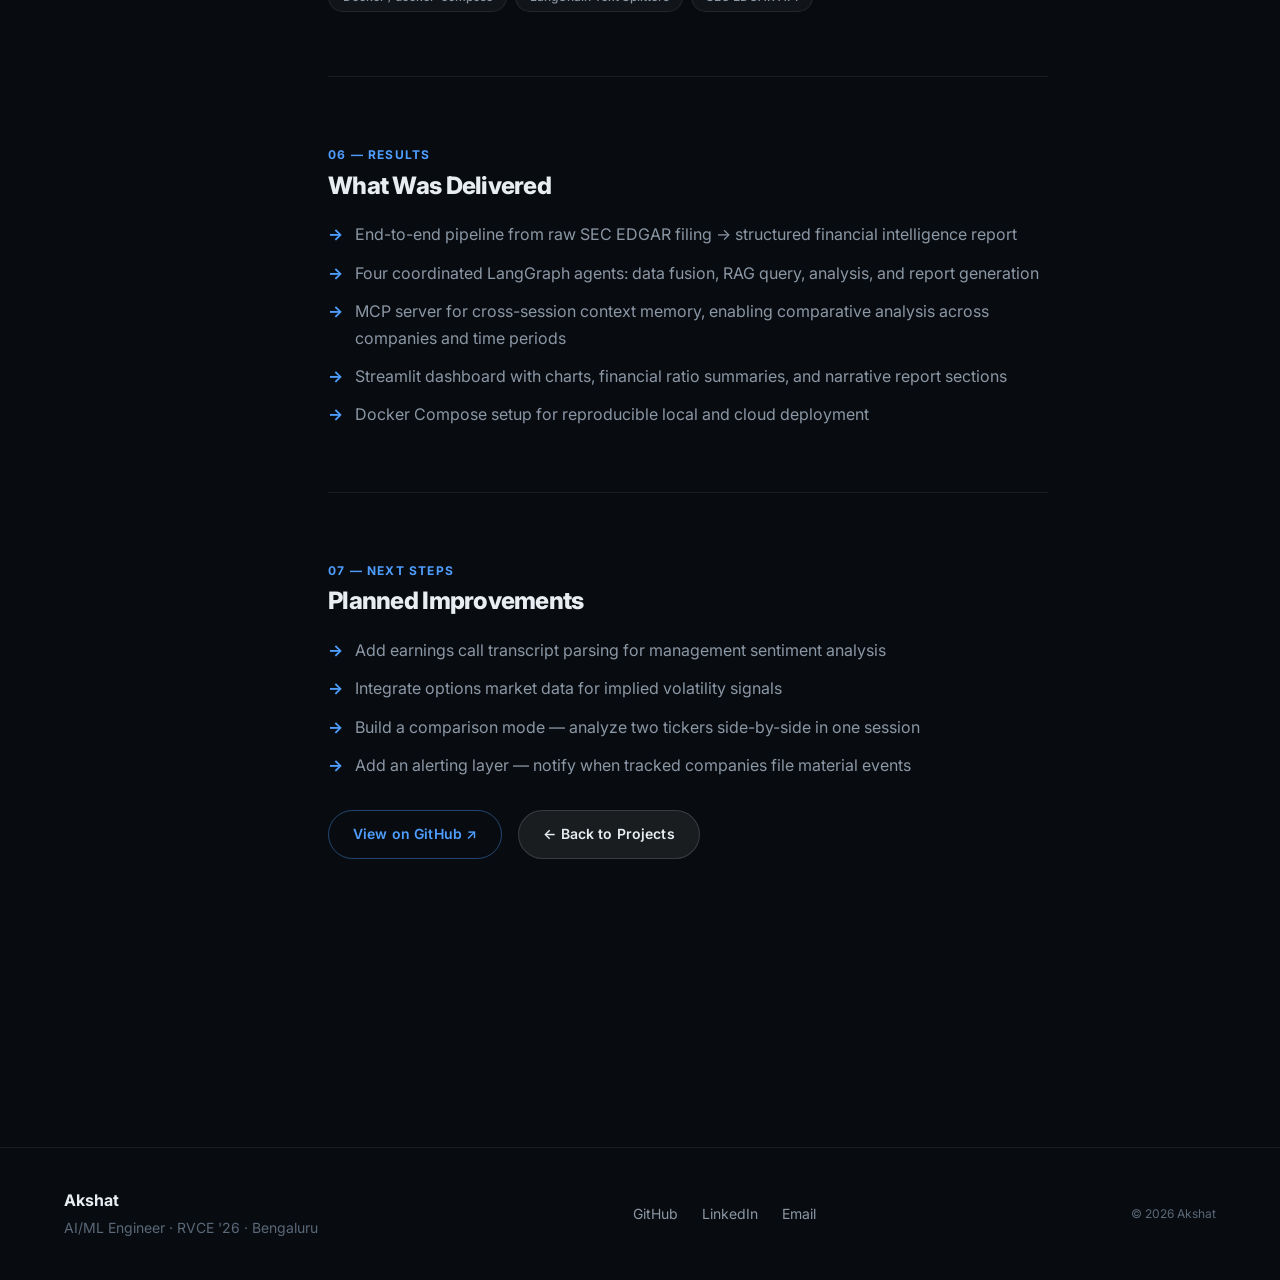
<file: case-finsight.html>
<!DOCTYPE html>
<html lang="en">
<head>
  <meta charset="UTF-8" />
  <meta name="viewport" content="width=device-width, initial-scale=1.0" />
  <title>FinSight AI — Case Study</title>
  <meta name="description" content="Case study: Multi-agent financial intelligence platform analyzing SEC filings with LangGraph and Gemini AI." />
  <link rel="preconnect" href="https://fonts.googleapis.com" />
  <link rel="preconnect" href="https://fonts.gstatic.com" crossorigin />
  <link href="https://fonts.googleapis.com/css2?family=Inter:wght@300;400;500;600;700;800;900&family=JetBrains+Mono:wght@400;500&display=swap" rel="stylesheet" />
  <link rel="stylesheet" href="css/base.css" />
  <link rel="stylesheet" href="css/pages.css" />
</head>
<body>
  <nav class="nav" id="nav" aria-label="Main navigation">
    <div class="nav__inner">
      <a href="index.html" class="nav__logo"><span class="nav__logo-mark">A</span></a>
      <ul class="nav__links" role="list">
        <li><a href="index.html" class="nav__link">Home</a></li>
        <li><a href="projects.html" class="nav__link">Work</a></li>
        <li><a href="about.html" class="nav__link">About</a></li>
        <li><a href="resume.html" class="nav__link">Resume</a></li>
        <li><a href="contact.html" class="nav__link">Contact</a></li>
      </ul>
      <button class="nav__menu-btn" id="menuBtn" aria-label="Toggle menu" aria-expanded="false">
        <span></span><span></span><span></span>
      </button>
    </div>
    <div class="nav__mobile" id="mobileMenu" aria-hidden="true">
      <ul role="list">
        <li><a href="index.html">Home</a></li>
        <li><a href="projects.html">Work</a></li>
        <li><a href="about.html">About</a></li>
        <li><a href="resume.html">Resume</a></li>
        <li><a href="contact.html">Contact</a></li>
      </ul>
    </div>
  </nav>

  <main class="case-study">
    <div class="case-study__hero">
      <div class="container">
        <a href="projects.html" class="case-study__back">← All Projects</a>
        <div class="case-study__header reveal-up">
          <div>
            <span class="bento__tag bento__tag--finance" style="margin-bottom:1rem;display:inline-flex">GenAI · Finance</span>
            <h1 class="case-study__title">FinSight AI</h1>
          </div>
          <div class="case-study__meta">
            <div class="case-study__meta-item">
              <span class="case-study__meta-label">Role</span>
              <span class="case-study__meta-value">Solo Engineer</span>
            </div>
            <div class="case-study__meta-item">
              <span class="case-study__meta-label">Year</span>
              <span class="case-study__meta-value">2026</span>
            </div>
            <div class="case-study__meta-item">
              <span class="case-study__meta-label">Stack</span>
              <span class="case-study__meta-value">LangGraph · Gemini AI · RAG · Streamlit · FastMCP</span>
            </div>
          </div>
        </div>
        <div class="case-study__visual visual-fin reveal-up">
          <div class="visual-grid-overlay"></div>
          <div style="text-align:center;z-index:1;position:relative">
            <div style="font-size:5rem;margin-bottom:1rem">📊</div>
            <div style="font-family:var(--font-mono);font-size:var(--fs-sm);color:rgba(255,255,255,0.5)">agents/ · rag/ · mcp_server/ · dashboard/ · db/ · analysis/</div>
          </div>
        </div>
      </div>
    </div>

    <div class="container">
      <div class="case-study__body">
        <aside class="case-study__toc" aria-label="Table of contents">
          <div class="case-study__toc-title">On this page</div>
          <ul class="case-study__toc-list" role="list">
            <li><a href="#context"      class="case-study__toc-link">Context</a></li>
            <li><a href="#problem"      class="case-study__toc-link">Problem</a></li>
            <li><a href="#architecture" class="case-study__toc-link">Architecture</a></li>
            <li><a href="#decisions"    class="case-study__toc-link">Key Decisions</a></li>
            <li><a href="#stack"        class="case-study__toc-link">Stack</a></li>
            <li><a href="#results"      class="case-study__toc-link">Results</a></li>
            <li><a href="#next"         class="case-study__toc-link">Next Steps</a></li>
          </ul>
        </aside>

        <div class="case-study__content">
          <section class="case-study__section reveal-up" id="context">
            <span class="case-study__section-label">01 — Context</span>
            <h2>Financial Analysis Is Broken for Individuals</h2>
            <p>Analyzing a public company rigorously means reading SEC 10-K and 10-Q filings, tracking market data, monitoring news sentiment, and synthesizing across all of this into a coherent investment or risk view. This takes analysts hours. Retail investors and engineers don't have hours.</p>
            <p>FinSight AI was built to automate this pipeline end-to-end — from raw SEC data ingestion to a final structured financial intelligence report — using a LangGraph agent system with Gemini AI at its core.</p>
          </section>

          <section class="case-study__section reveal-up" id="problem">
            <span class="case-study__section-label">02 — Problem</span>
            <h2>The Technical Challenges</h2>
            <ul>
              <li>SEC EDGAR filings are long-form, semi-structured documents — naive embedding + retrieval fails on them without careful chunking and metadata tagging</li>
              <li>Market data and news arrive in fundamentally different schemas than SEC documents — multi-source fusion requires a routing layer</li>
              <li>LLMs hallucinate financial figures without grounding — RAG is necessary but not sufficient; the retrieval must be high-precision</li>
              <li>Report delivery needs to be consumable by non-engineers — a raw API response is not enough</li>
            </ul>
          </section>

          <section class="case-study__section reveal-up" id="architecture">
            <span class="case-study__section-label">03 — Architecture</span>
            <h2>Data Flow &amp; Agent Design</h2>
            <div class="arch-diagram">SEC EDGAR API → Raw Filing Parser → Chunker → Vector DB
Market Data API → Normalizer        ──┐
News RSS/API    → Sentiment Parser  ──┤
                                      ▼
                              LangGraph Agent System
                               ├── Data Fusion Agent
                               ├── RAG Query Agent  (Gemini AI + Vector DB)
                               ├── Analysis Agent   (ratios, trends, flags)
                               └── Report Agent     (structured output)
                                      │
                               MCP Server (context persistence)
                                      │
                               Streamlit Dashboard</div>
            <p>The MCP server handles cross-session context — so if you analyzed Apple last week, the system can reference that analysis when comparing it to Microsoft today. The Streamlit dashboard presents the final report with charts, tables, and narrative sections.</p>
          </section>

          <section class="case-study__section reveal-up" id="decisions">
            <span class="case-study__section-label">04 — Key Decisions</span>
            <h2>What Drove the Design</h2>
            <ul>
              <li><strong>FastMCP for the MCP server:</strong> FastMCP provides a clean Python interface for MCP servers with automatic type coercion, eliminating boilerplate</li>
              <li><strong>LangGraph checkpointing:</strong> Used LangGraph's SQLite-backed checkpointing to persist agent state between runs — essential for multi-session workflows</li>
              <li><strong>Gemini AI as the core LLM:</strong> Gemini's long context window is particularly valuable for SEC filings which can exceed 100 pages</li>
              <li><strong>Streamlit for delivery:</strong> Chosen explicitly for rapid iteration — gets a working interactive dashboard without a full React frontend</li>
              <li><strong>RAG with metadata filtering:</strong> Each chunk carries metadata (company ticker, fiscal year, section) enabling precise retrieval without scanning the entire corpus</li>
            </ul>
          </section>

          <section class="case-study__section reveal-up" id="stack">
            <span class="case-study__section-label">05 — Stack</span>
            <h2>Technologies Used</h2>
            <div class="tech-stack-grid">
              <span class="skill-tag skill-tag--highlight">Python 3.11</span>
              <span class="skill-tag skill-tag--highlight">LangGraph</span>
              <span class="skill-tag skill-tag--highlight">Gemini AI (google-generativeai)</span>
              <span class="skill-tag skill-tag--highlight">RAG Pipeline</span>
              <span class="skill-tag">FastMCP</span>
              <span class="skill-tag">Streamlit</span>
              <span class="skill-tag">Docker / docker-compose</span>
              <span class="skill-tag">LangChain Text Splitters</span>
              <span class="skill-tag">SEC EDGAR API</span>
            </div>
          </section>

          <section class="case-study__section reveal-up" id="results">
            <span class="case-study__section-label">06 — Results</span>
            <h2>What Was Delivered</h2>
            <ul>
              <li>End-to-end pipeline from raw SEC EDGAR filing → structured financial intelligence report</li>
              <li>Four coordinated LangGraph agents: data fusion, RAG query, analysis, and report generation</li>
              <li>MCP server for cross-session context memory, enabling comparative analysis across companies and time periods</li>
              <li>Streamlit dashboard with charts, financial ratio summaries, and narrative report sections</li>
              <li>Docker Compose setup for reproducible local and cloud deployment</li>
            </ul>
          </section>

          <section class="case-study__section reveal-up" id="next">
            <span class="case-study__section-label">07 — Next Steps</span>
            <h2>Planned Improvements</h2>
            <ul>
              <li>Add earnings call transcript parsing for management sentiment analysis</li>
              <li>Integrate options market data for implied volatility signals</li>
              <li>Build a comparison mode — analyze two tickers side-by-side in one session</li>
              <li>Add an alerting layer — notify when tracked companies file material events</li>
            </ul>
            <div style="margin-top:2rem;display:flex;gap:1rem;flex-wrap:wrap">
              <a href="https://github.com/Akshat0359/finsight_ai" target="_blank" rel="noopener" class="btn btn--outline" id="cs-fin-github">View on GitHub ↗</a>
              <a href="projects.html" class="btn btn--ghost">← Back to Projects</a>
            </div>
          </section>
        </div>
      </div>
    </div>
  </main>

  <footer class="footer" role="contentinfo">
    <div class="container">
      <div class="footer__inner">
        <div class="footer__left">
          <span class="footer__name">Akshat</span>
          <span class="footer__tagline">AI/ML Engineer · RVCE '26 · Bengaluru</span>
        </div>
        <div class="footer__links">
          <a href="https://github.com/Akshat0359" target="_blank" rel="noopener">GitHub</a>
          <a href="https://www.linkedin.com/in/akshat-prabhakar/" target="_blank" rel="noopener">LinkedIn</a>
          <a href="mailto:akshat.prabhakar5903@gmail.com">Email</a>
        </div>
        <div class="footer__copy">© 2026 Akshat</div>
      </div>
    </div>
  </footer>
  <script src="js/main.js"></script>
</body>
</html>
</file>
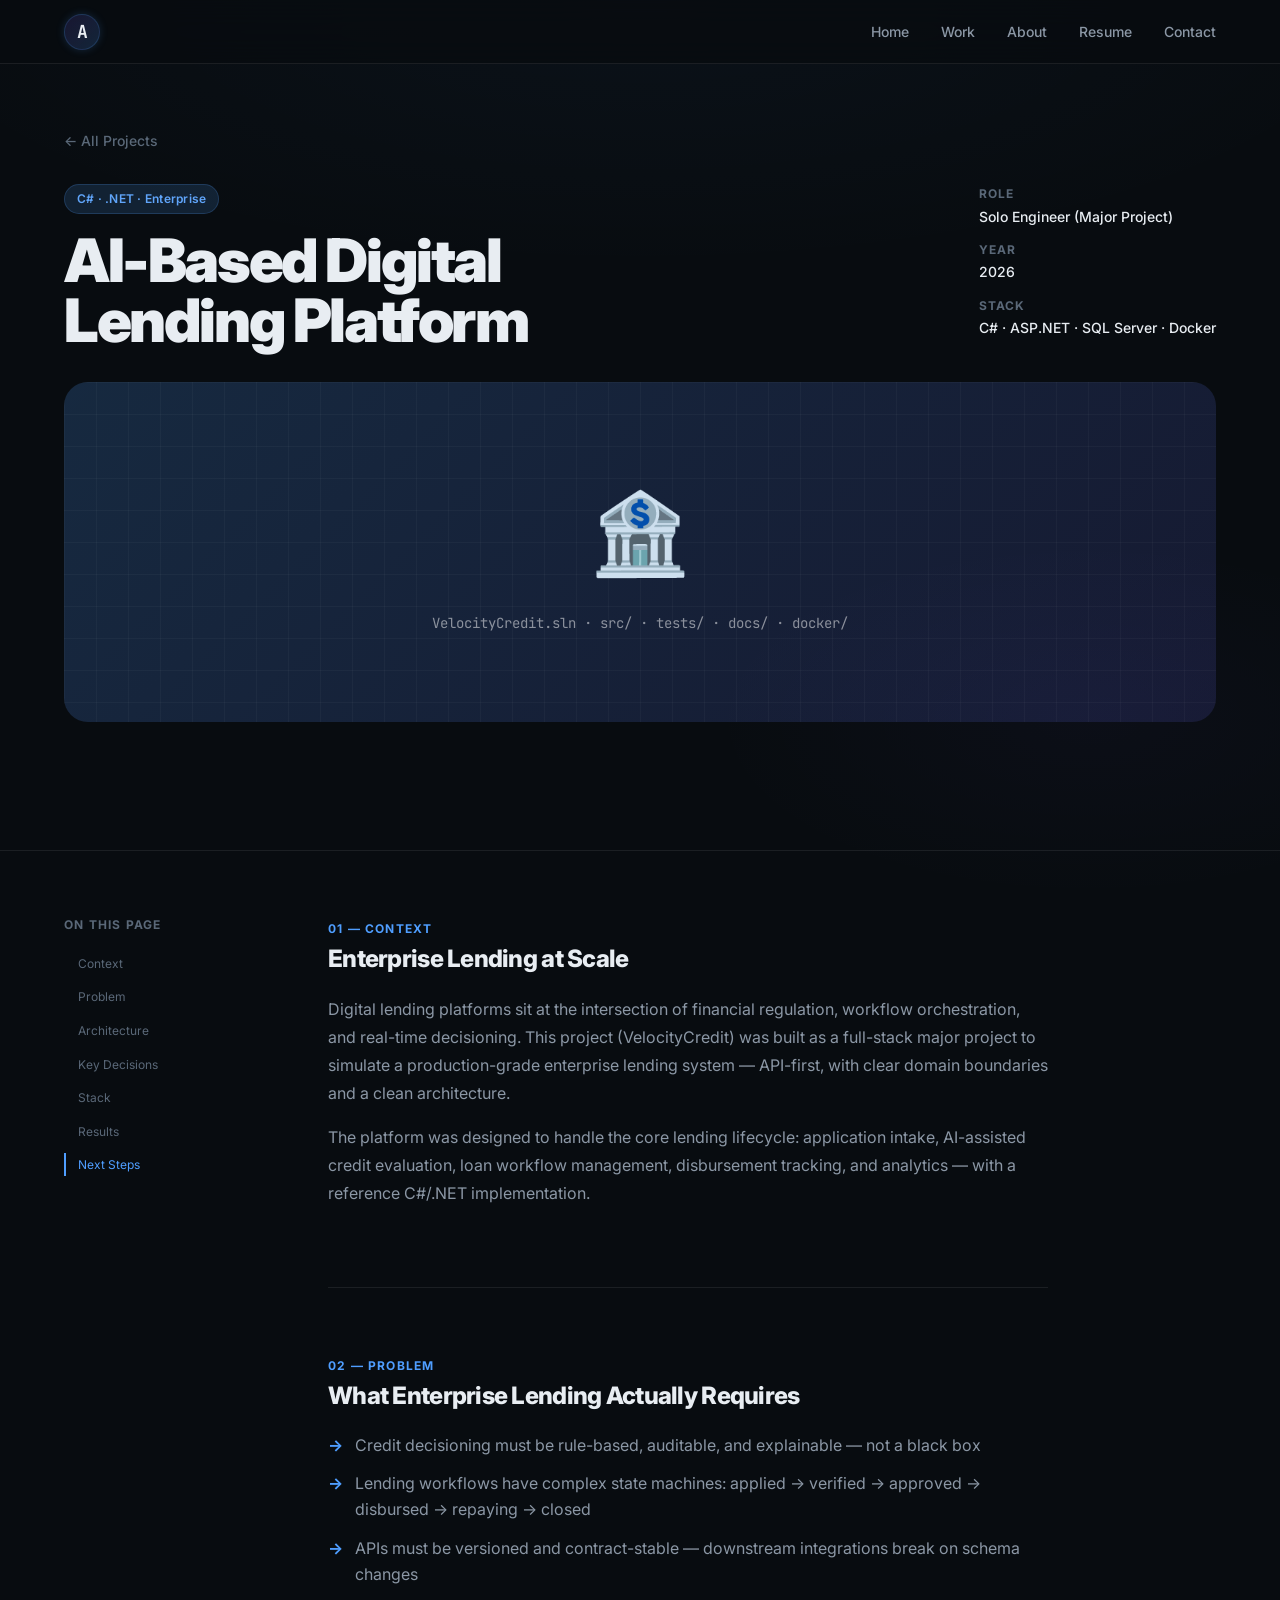
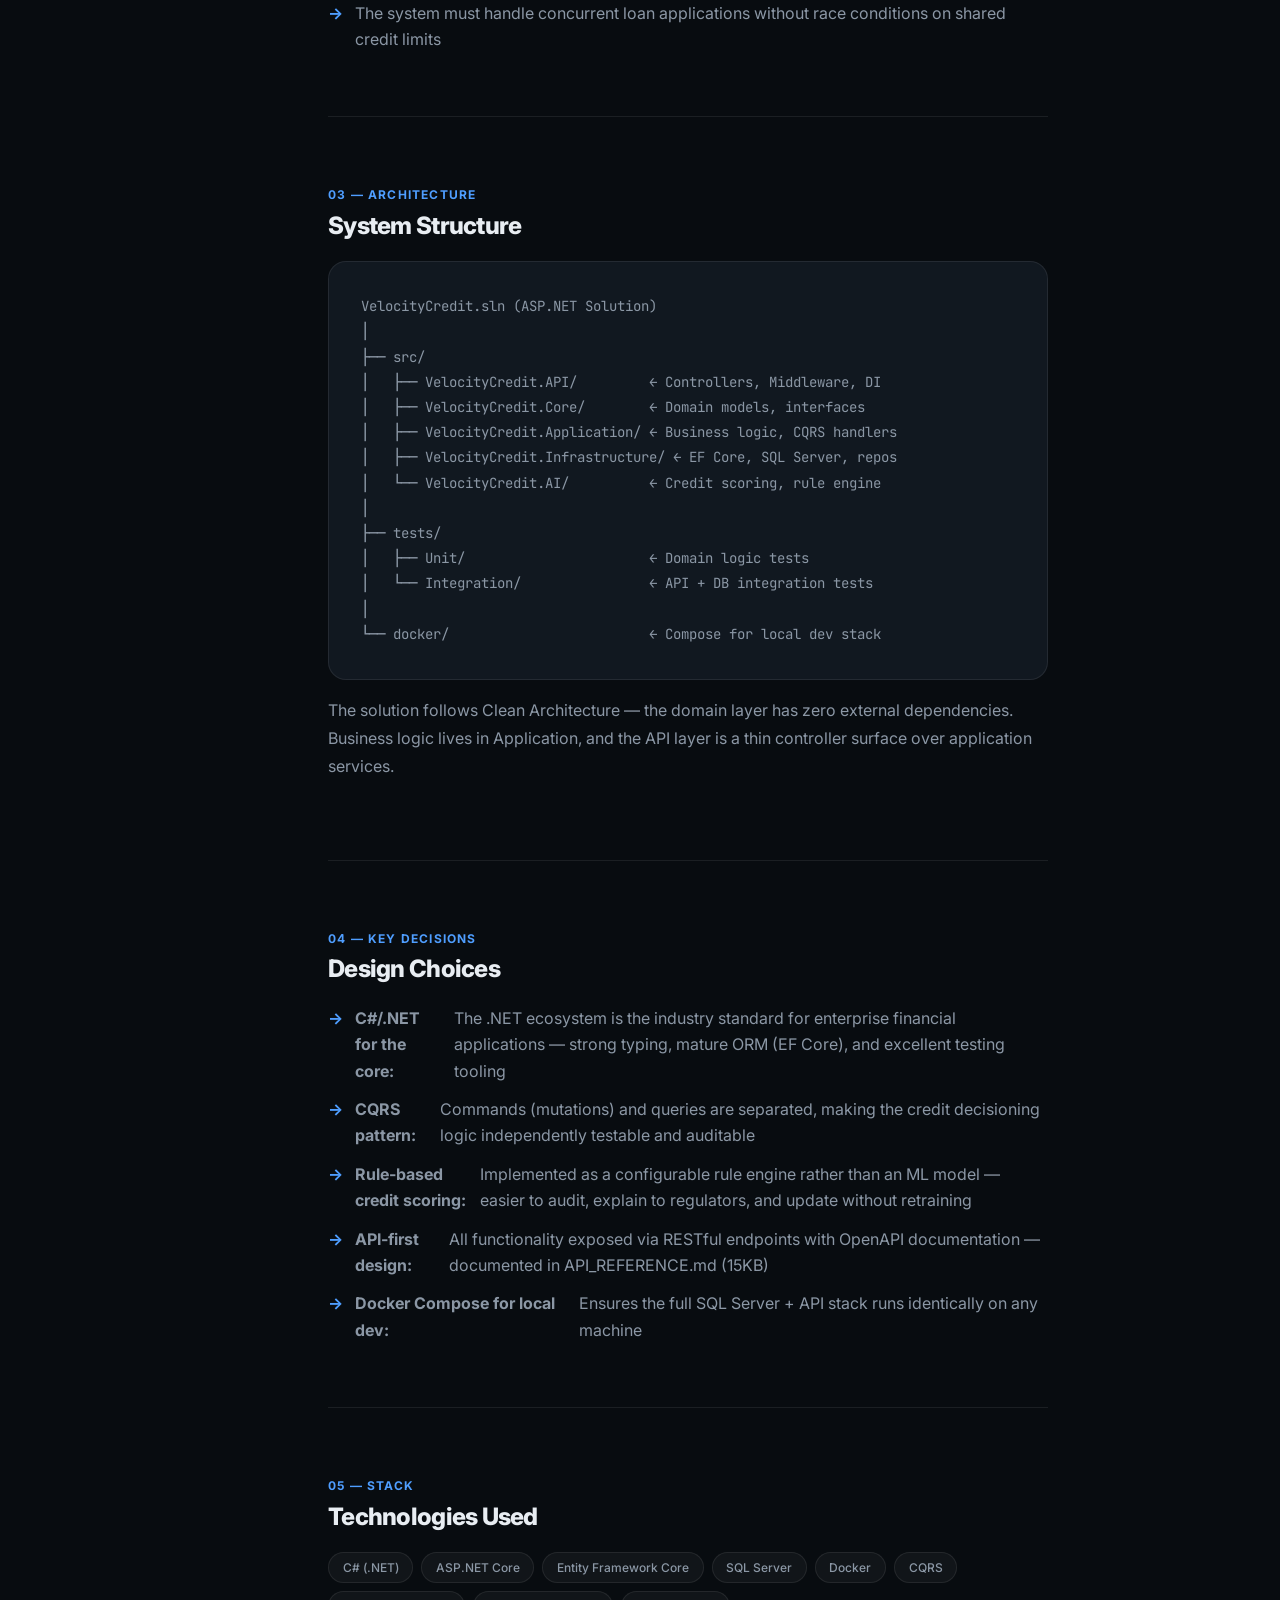
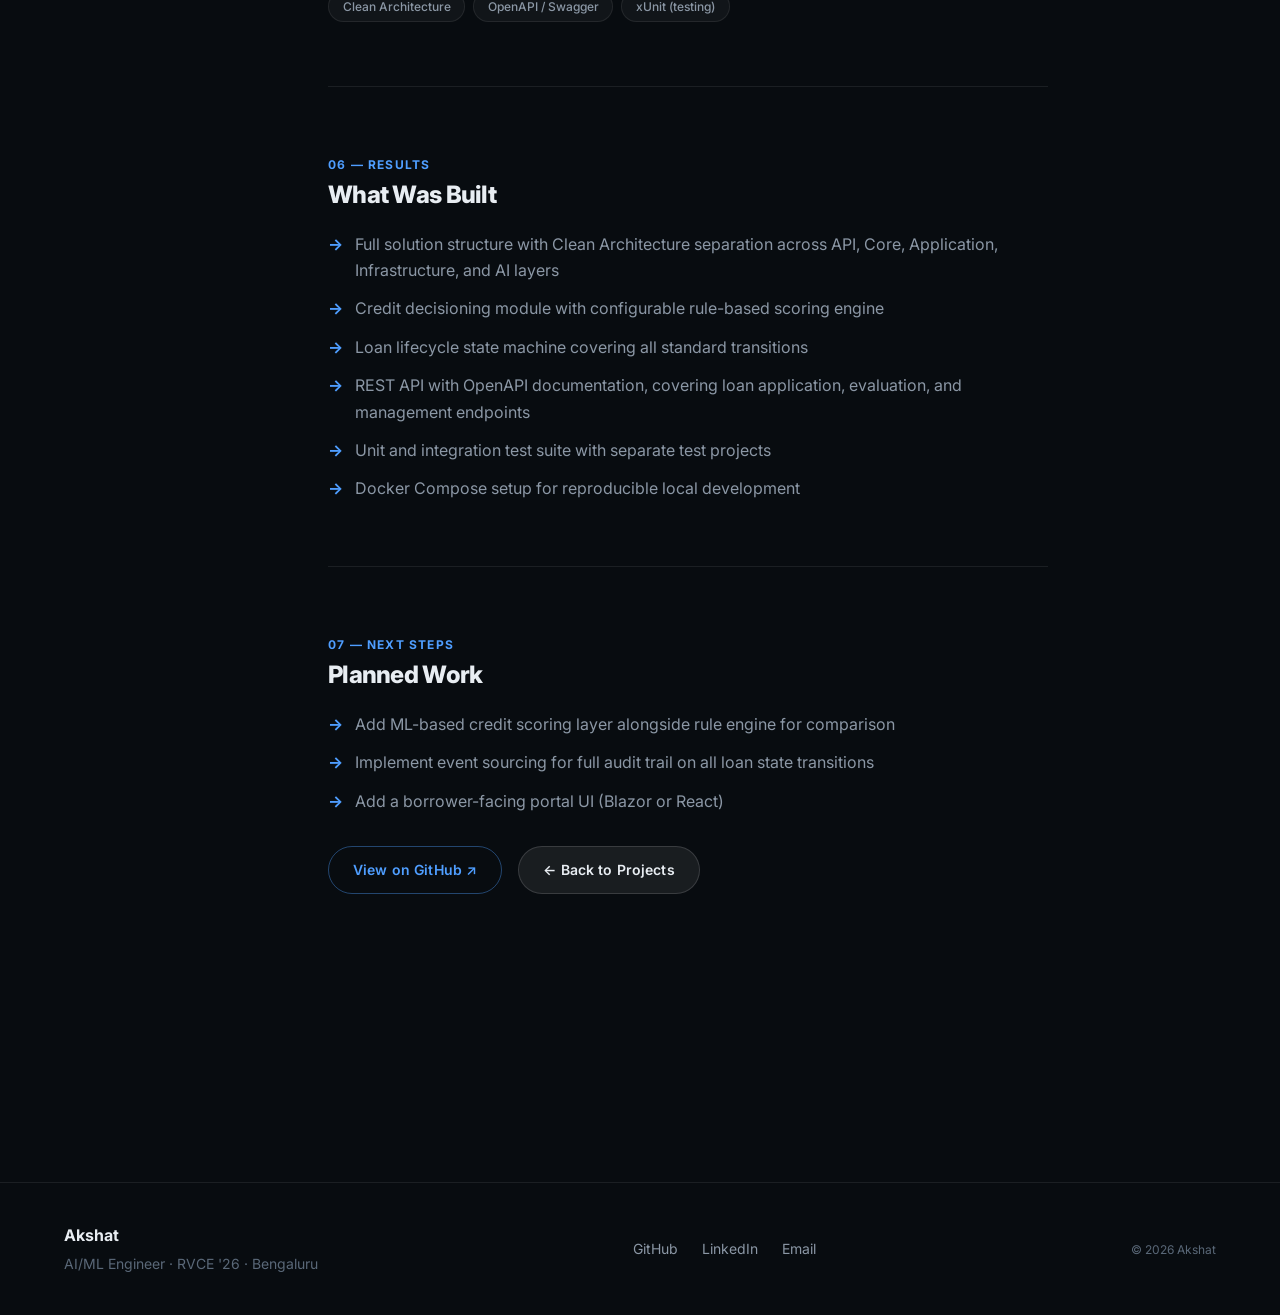
<file: case-lending.html>
<!DOCTYPE html>
<html lang="en">
<head>
  <meta charset="UTF-8" /><meta name="viewport" content="width=device-width, initial-scale=1.0" />
  <title>AI-Based Digital Lending Platform — Case Study</title>
  <meta name="description" content="Case study: Enterprise lending platform with AI-assisted credit decisioning built in C#/.NET." />
  <link rel="preconnect" href="https://fonts.googleapis.com" /><link rel="preconnect" href="https://fonts.gstatic.com" crossorigin />
  <link href="https://fonts.googleapis.com/css2?family=Inter:wght@300;400;500;600;700;800;900&family=JetBrains+Mono:wght@400;500&display=swap" rel="stylesheet" />
  <link rel="stylesheet" href="css/base.css" /><link rel="stylesheet" href="css/pages.css" />
</head>
<body>
  <nav class="nav" id="nav" aria-label="Main navigation">
    <div class="nav__inner">
      <a href="index.html" class="nav__logo"><span class="nav__logo-mark">A</span></a>
      <ul class="nav__links" role="list">
        <li><a href="index.html" class="nav__link">Home</a></li><li><a href="projects.html" class="nav__link">Work</a></li><li><a href="about.html" class="nav__link">About</a></li>
        <li><a href="resume.html" class="nav__link">Resume</a></li><li><a href="contact.html" class="nav__link">Contact</a></li>
      </ul>
      <button class="nav__menu-btn" id="menuBtn" aria-label="Toggle menu" aria-expanded="false"><span></span><span></span><span></span></button>
    </div>
    <div class="nav__mobile" id="mobileMenu" aria-hidden="true">
      <ul role="list"><li><a href="index.html">Home</a></li><li><a href="projects.html">Work</a></li><li><a href="about.html">About</a></li><li><a href="resume.html">Resume</a></li><li><a href="contact.html">Contact</a></li></ul>
    </div>
  </nav>

  <main class="case-study">
    <div class="case-study__hero">
      <div class="container">
        <a href="projects.html" class="case-study__back">← All Projects</a>
        <div class="case-study__header reveal-up">
          <div>
            <span class="bento__tag bento__tag--backend" style="margin-bottom:1rem;display:inline-flex">C# · .NET · Enterprise</span>
            <h1 class="case-study__title">AI-Based Digital<br>Lending Platform</h1>
          </div>
          <div class="case-study__meta">
            <div class="case-study__meta-item"><span class="case-study__meta-label">Role</span><span class="case-study__meta-value">Solo Engineer (Major Project)</span></div>
            <div class="case-study__meta-item"><span class="case-study__meta-label">Year</span><span class="case-study__meta-value">2026</span></div>
            <div class="case-study__meta-item"><span class="case-study__meta-label">Stack</span><span class="case-study__meta-value">C# · ASP.NET · SQL Server · Docker</span></div>
          </div>
        </div>
        <div class="case-study__visual visual-lend reveal-up">
          <div class="visual-grid-overlay"></div>
          <div style="text-align:center;z-index:1;position:relative"><div style="font-size:5rem;margin-bottom:1rem">🏦</div>
          <div style="font-family:var(--font-mono);font-size:var(--fs-sm);color:rgba(255,255,255,0.5)">VelocityCredit.sln · src/ · tests/ · docs/ · docker/</div></div>
        </div>
      </div>
    </div>

    <div class="container">
      <div class="case-study__body">
        <aside class="case-study__toc" aria-label="Table of contents">
          <div class="case-study__toc-title">On this page</div>
          <ul class="case-study__toc-list" role="list">
            <li><a href="#context" class="case-study__toc-link">Context</a></li>
            <li><a href="#problem" class="case-study__toc-link">Problem</a></li>
            <li><a href="#architecture" class="case-study__toc-link">Architecture</a></li>
            <li><a href="#decisions" class="case-study__toc-link">Key Decisions</a></li>
            <li><a href="#stack" class="case-study__toc-link">Stack</a></li>
            <li><a href="#results" class="case-study__toc-link">Results</a></li>
            <li><a href="#next" class="case-study__toc-link">Next Steps</a></li>
          </ul>
        </aside>

        <div class="case-study__content">
          <section class="case-study__section reveal-up" id="context">
            <span class="case-study__section-label">01 — Context</span>
            <h2>Enterprise Lending at Scale</h2>
            <p>Digital lending platforms sit at the intersection of financial regulation, workflow orchestration, and real-time decisioning. This project (VelocityCredit) was built as a full-stack major project to simulate a production-grade enterprise lending system — API-first, with clear domain boundaries and a clean architecture.</p>
            <p>The platform was designed to handle the core lending lifecycle: application intake, AI-assisted credit evaluation, loan workflow management, disbursement tracking, and analytics — with a reference C#/.NET implementation.</p>
          </section>

          <section class="case-study__section reveal-up" id="problem">
            <span class="case-study__section-label">02 — Problem</span>
            <h2>What Enterprise Lending Actually Requires</h2>
            <ul>
              <li>Credit decisioning must be rule-based, auditable, and explainable — not a black box</li>
              <li>Lending workflows have complex state machines: applied → verified → approved → disbursed → repaying → closed</li>
              <li>APIs must be versioned and contract-stable — downstream integrations break on schema changes</li>
              <li>The system must handle concurrent loan applications without race conditions on shared credit limits</li>
            </ul>
          </section>

          <section class="case-study__section reveal-up" id="architecture">
            <span class="case-study__section-label">03 — Architecture</span>
            <h2>System Structure</h2>
            <div class="arch-diagram">VelocityCredit.sln (ASP.NET Solution)
│
├── src/
│   ├── VelocityCredit.API/         ← Controllers, Middleware, DI
│   ├── VelocityCredit.Core/        ← Domain models, interfaces
│   ├── VelocityCredit.Application/ ← Business logic, CQRS handlers
│   ├── VelocityCredit.Infrastructure/ ← EF Core, SQL Server, repos
│   └── VelocityCredit.AI/          ← Credit scoring, rule engine
│
├── tests/
│   ├── Unit/                       ← Domain logic tests
│   └── Integration/                ← API + DB integration tests
│
└── docker/                         ← Compose for local dev stack</div>
            <p>The solution follows Clean Architecture — the domain layer has zero external dependencies. Business logic lives in Application, and the API layer is a thin controller surface over application services.</p>
          </section>

          <section class="case-study__section reveal-up" id="decisions">
            <span class="case-study__section-label">04 — Key Decisions</span>
            <h2>Design Choices</h2>
            <ul>
              <li><strong>C#/.NET for the core:</strong> The .NET ecosystem is the industry standard for enterprise financial applications — strong typing, mature ORM (EF Core), and excellent testing tooling</li>
              <li><strong>CQRS pattern:</strong> Commands (mutations) and queries are separated, making the credit decisioning logic independently testable and auditable</li>
              <li><strong>Rule-based credit scoring:</strong> Implemented as a configurable rule engine rather than an ML model — easier to audit, explain to regulators, and update without retraining</li>
              <li><strong>API-first design:</strong> All functionality exposed via RESTful endpoints with OpenAPI documentation — documented in API_REFERENCE.md (15KB)</li>
              <li><strong>Docker Compose for local dev:</strong> Ensures the full SQL Server + API stack runs identically on any machine</li>
            </ul>
          </section>

          <section class="case-study__section reveal-up" id="stack">
            <span class="case-study__section-label">05 — Stack</span>
            <h2>Technologies Used</h2>
            <div class="tech-stack-grid">
              <span class="skill-tag">C# (.NET)</span>
              <span class="skill-tag">ASP.NET Core</span>
              <span class="skill-tag">Entity Framework Core</span>
              <span class="skill-tag">SQL Server</span>
              <span class="skill-tag">Docker</span>
              <span class="skill-tag">CQRS</span>
              <span class="skill-tag">Clean Architecture</span>
              <span class="skill-tag">OpenAPI / Swagger</span>
              <span class="skill-tag">xUnit (testing)</span>
            </div>
          </section>

          <section class="case-study__section reveal-up" id="results">
            <span class="case-study__section-label">06 — Results</span>
            <h2>What Was Built</h2>
            <ul>
              <li>Full solution structure with Clean Architecture separation across API, Core, Application, Infrastructure, and AI layers</li>
              <li>Credit decisioning module with configurable rule-based scoring engine</li>
              <li>Loan lifecycle state machine covering all standard transitions</li>
              <li>REST API with OpenAPI documentation, covering loan application, evaluation, and management endpoints</li>
              <li>Unit and integration test suite with separate test projects</li>
              <li>Docker Compose setup for reproducible local development</li>
            </ul>
          </section>

          <section class="case-study__section reveal-up" id="next">
            <span class="case-study__section-label">07 — Next Steps</span>
            <h2>Planned Work</h2>
            <ul>
              <li>Add ML-based credit scoring layer alongside rule engine for comparison</li>
              <li>Implement event sourcing for full audit trail on all loan state transitions</li>
              <li>Add a borrower-facing portal UI (Blazor or React)</li>
            </ul>
            <div style="margin-top:2rem;display:flex;gap:1rem;flex-wrap:wrap">
              <a href="https://github.com/Akshat0359/ai-based-digital-lending-platform-" target="_blank" rel="noopener" class="btn btn--outline">View on GitHub ↗</a>
              <a href="projects.html" class="btn btn--ghost">← Back to Projects</a>
            </div>
          </section>
        </div>
      </div>
    </div>
  </main>

  <footer class="footer" role="contentinfo"><div class="container"><div class="footer__inner">
    <div class="footer__left"><span class="footer__name">Akshat</span><span class="footer__tagline">AI/ML Engineer · RVCE '26 · Bengaluru</span></div>
    <div class="footer__links"><a href="https://github.com/Akshat0359" target="_blank" rel="noopener">GitHub</a><a href="https://www.linkedin.com/in/akshat-prabhakar/" target="_blank" rel="noopener">LinkedIn</a><a href="mailto:akshat.prabhakar5903@gmail.com">Email</a></div>
    <div class="footer__copy">© 2026 Akshat</div>
  </div></div></footer>
  <script src="js/main.js"></script>
</body>
</html>
</file>
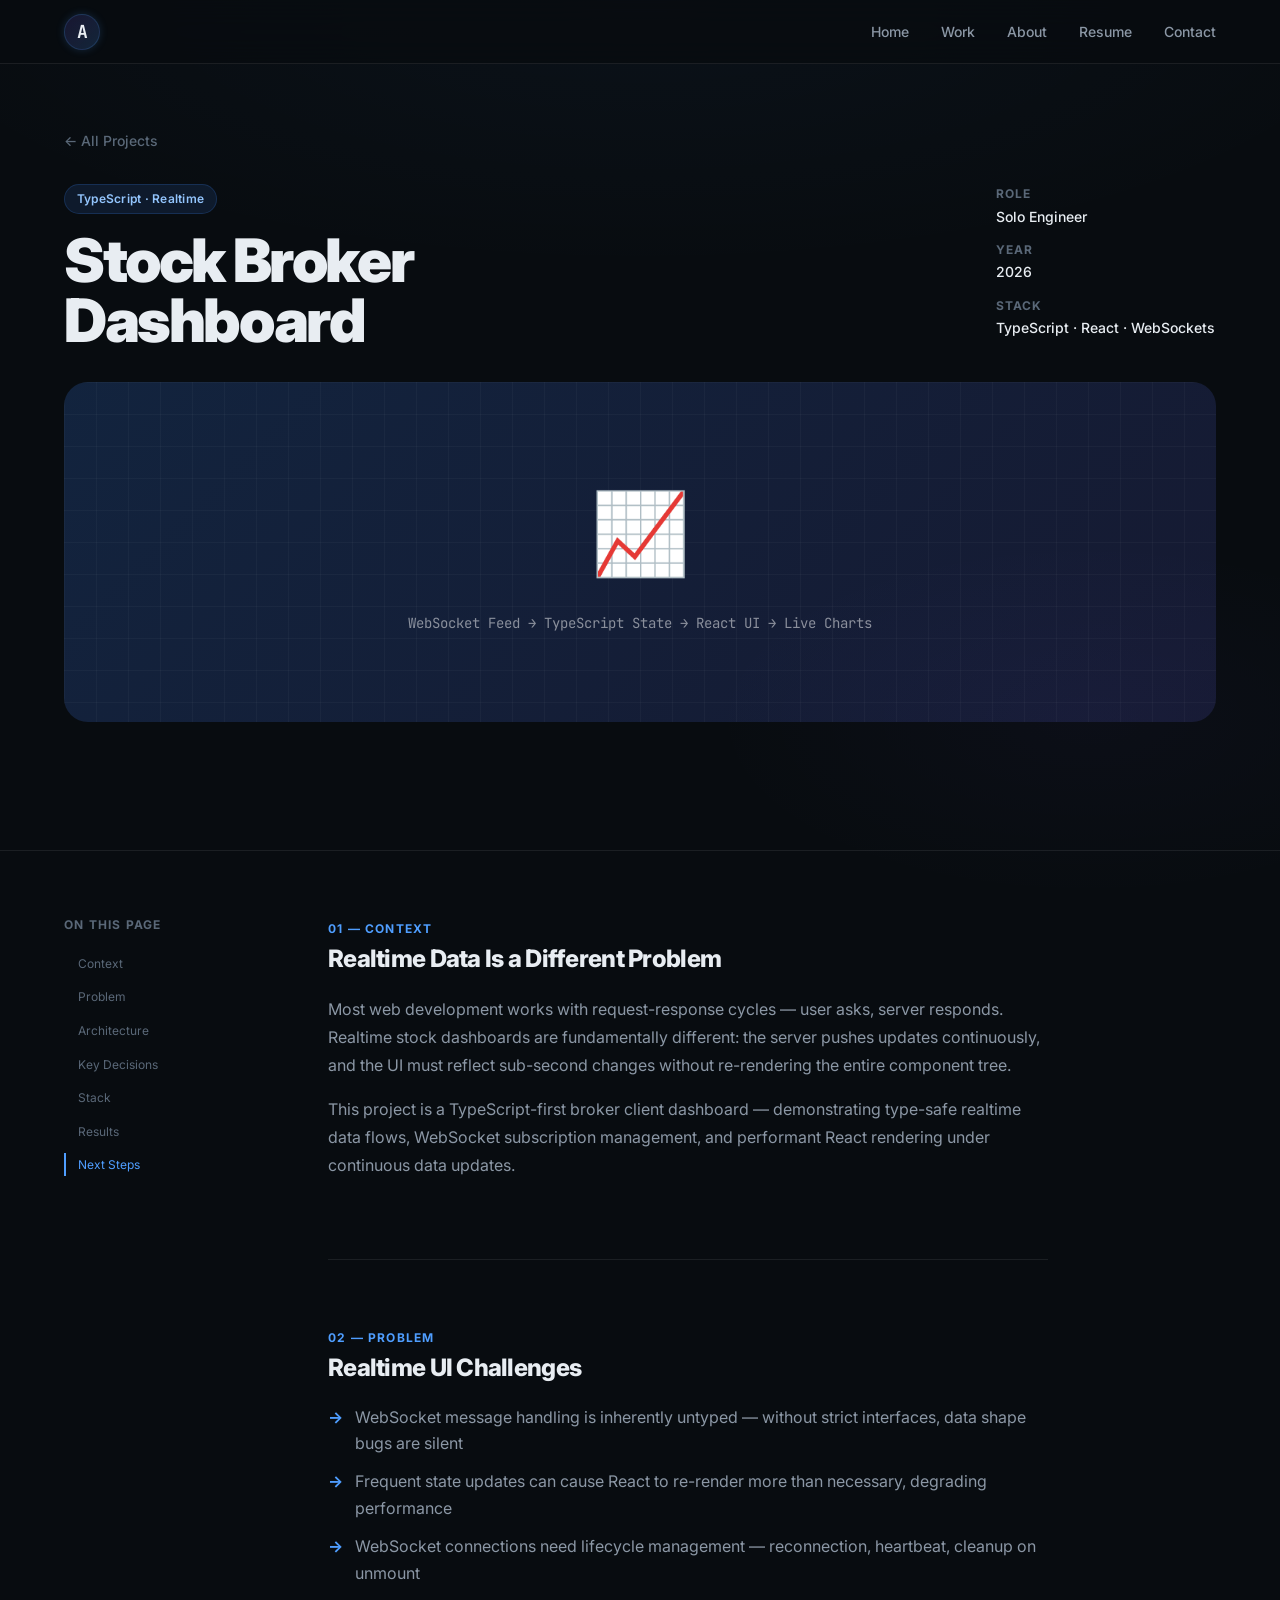
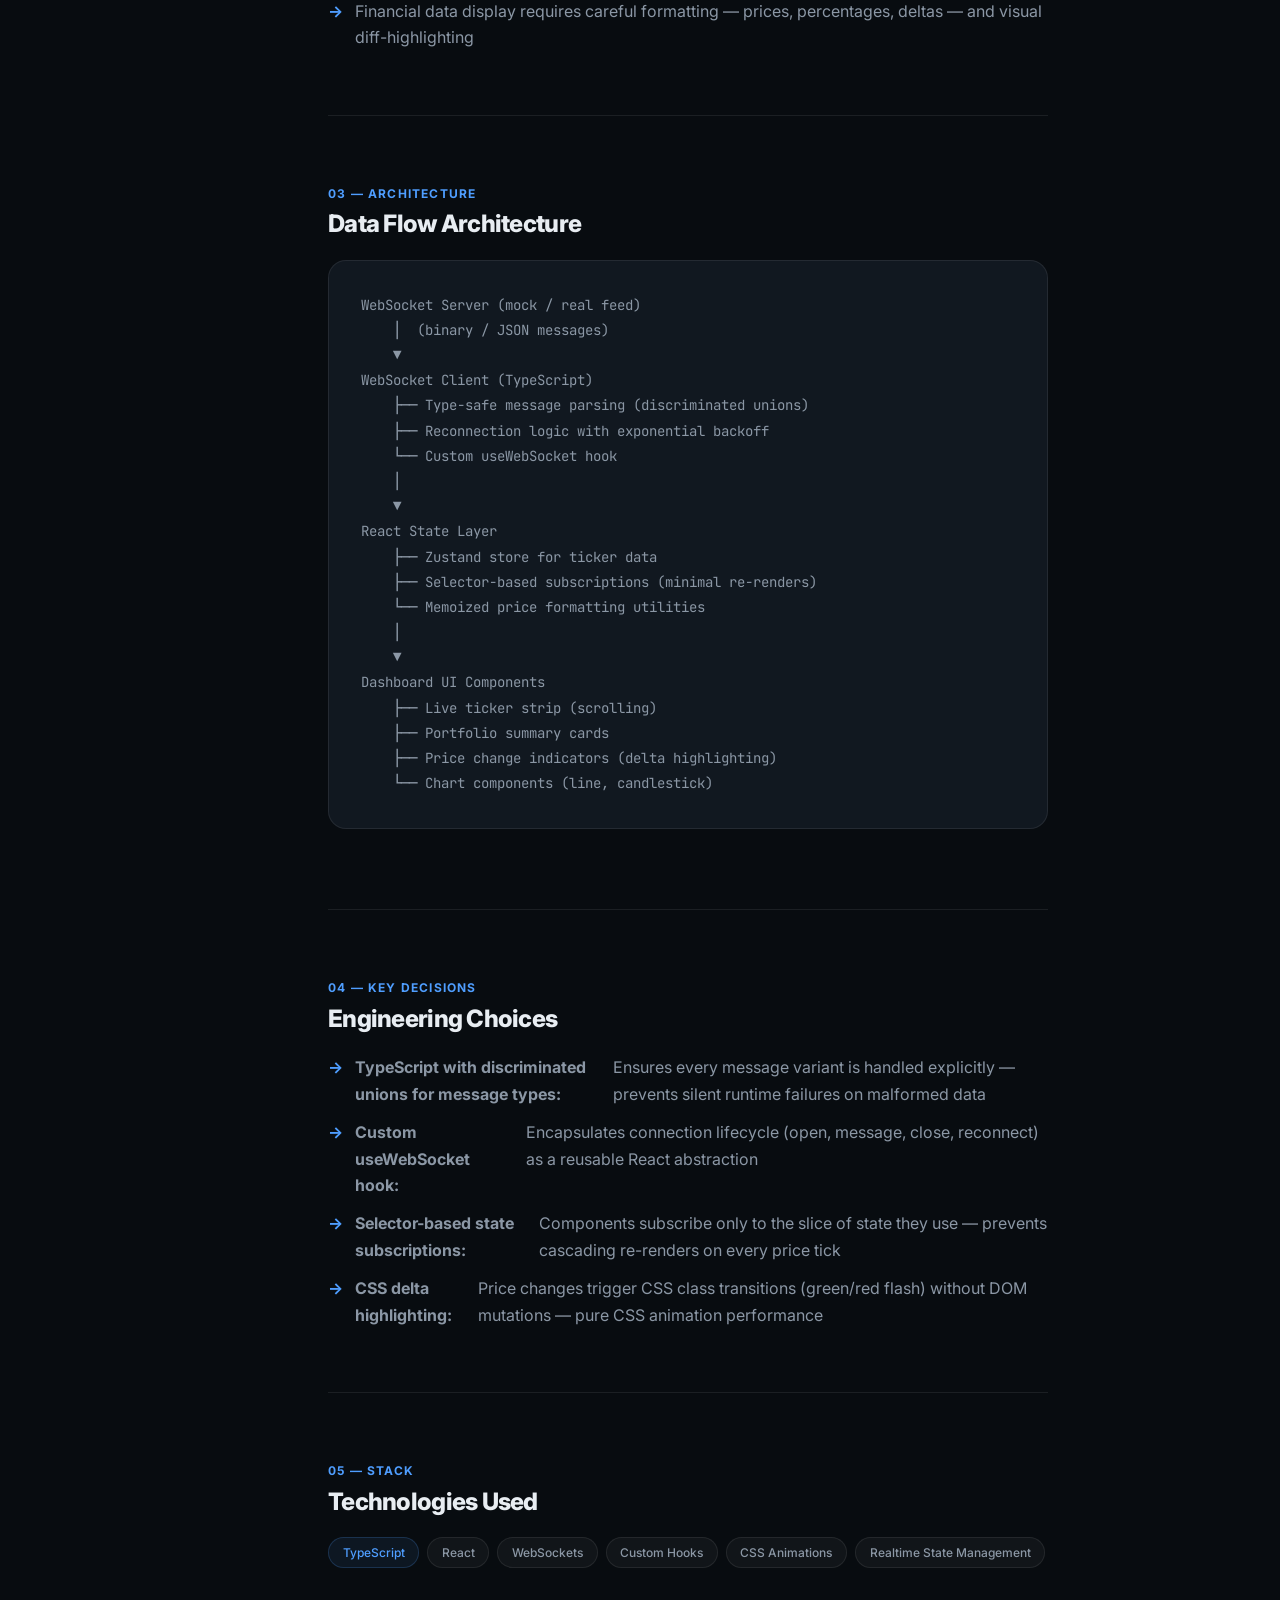
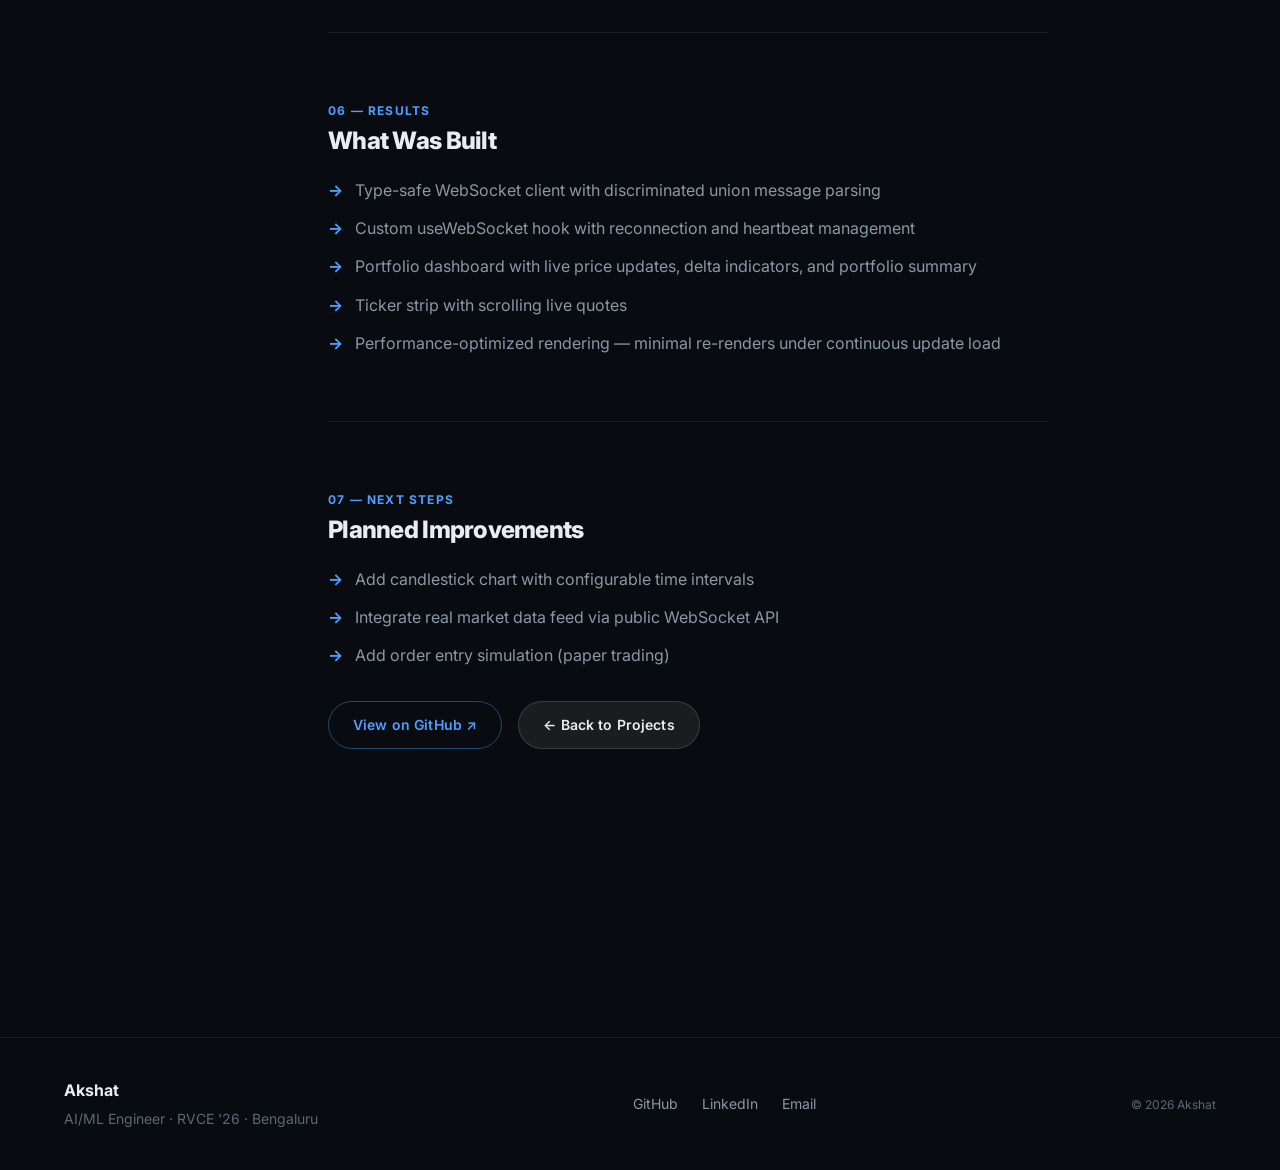
<file: case-stock.html>
<!DOCTYPE html>
<html lang="en">
<head>
  <meta charset="UTF-8" /><meta name="viewport" content="width=device-width, initial-scale=1.0" />
  <title>Stock Broker Dashboard — Case Study</title>
  <link rel="preconnect" href="https://fonts.googleapis.com" /><link rel="preconnect" href="https://fonts.gstatic.com" crossorigin />
  <link href="https://fonts.googleapis.com/css2?family=Inter:wght@300;400;500;600;700;800;900&family=JetBrains+Mono:wght@400;500&display=swap" rel="stylesheet" />
  <link rel="stylesheet" href="css/base.css" /><link rel="stylesheet" href="css/pages.css" />
</head>
<body>
  <nav class="nav" id="nav"><div class="nav__inner">
    <a href="index.html" class="nav__logo"><span class="nav__logo-mark">A</span></a>
    <ul class="nav__links" role="list"><li><a href="index.html" class="nav__link">Home</a></li><li><a href="projects.html" class="nav__link">Work</a></li><li><a href="about.html" class="nav__link">About</a></li><li><a href="resume.html" class="nav__link">Resume</a></li><li><a href="contact.html" class="nav__link">Contact</a></li></ul>
    <button class="nav__menu-btn" id="menuBtn" aria-label="Toggle menu" aria-expanded="false"><span></span><span></span><span></span></button>
  </div>
  <div class="nav__mobile" id="mobileMenu" aria-hidden="true"><ul role="list"><li><a href="index.html">Home</a></li><li><a href="projects.html">Work</a></li><li><a href="about.html">About</a></li><li><a href="resume.html">Resume</a></li><li><a href="contact.html">Contact</a></li></ul></div>
  </nav>

  <main class="case-study">
    <div class="case-study__hero"><div class="container">
      <a href="projects.html" class="case-study__back">← All Projects</a>
      <div class="case-study__header reveal-up">
        <div>
          <span class="bento__tag bento__tag--ts" style="margin-bottom:1rem;display:inline-flex">TypeScript · Realtime</span>
          <h1 class="case-study__title">Stock Broker<br>Dashboard</h1>
        </div>
        <div class="case-study__meta">
          <div class="case-study__meta-item"><span class="case-study__meta-label">Role</span><span class="case-study__meta-value">Solo Engineer</span></div>
          <div class="case-study__meta-item"><span class="case-study__meta-label">Year</span><span class="case-study__meta-value">2026</span></div>
          <div class="case-study__meta-item"><span class="case-study__meta-label">Stack</span><span class="case-study__meta-value">TypeScript · React · WebSockets</span></div>
        </div>
      </div>
      <div class="case-study__visual visual-stock reveal-up">
        <div class="visual-grid-overlay"></div>
        <div style="text-align:center;z-index:1;position:relative"><div style="font-size:5rem;margin-bottom:1rem">📈</div>
        <div style="font-family:var(--font-mono);font-size:var(--fs-sm);color:rgba(255,255,255,0.5)">WebSocket Feed → TypeScript State → React UI → Live Charts</div></div>
      </div>
    </div></div>

    <div class="container"><div class="case-study__body">
      <aside class="case-study__toc"><div class="case-study__toc-title">On this page</div>
        <ul class="case-study__toc-list" role="list">
          <li><a href="#context" class="case-study__toc-link">Context</a></li>
          <li><a href="#problem" class="case-study__toc-link">Problem</a></li>
          <li><a href="#architecture" class="case-study__toc-link">Architecture</a></li>
          <li><a href="#decisions" class="case-study__toc-link">Key Decisions</a></li>
          <li><a href="#stack" class="case-study__toc-link">Stack</a></li>
          <li><a href="#results" class="case-study__toc-link">Results</a></li>
          <li><a href="#next" class="case-study__toc-link">Next Steps</a></li>
        </ul>
      </aside>

      <div class="case-study__content">
        <section class="case-study__section reveal-up" id="context">
          <span class="case-study__section-label">01 — Context</span>
          <h2>Realtime Data Is a Different Problem</h2>
          <p>Most web development works with request-response cycles — user asks, server responds. Realtime stock dashboards are fundamentally different: the server pushes updates continuously, and the UI must reflect sub-second changes without re-rendering the entire component tree.</p>
          <p>This project is a TypeScript-first broker client dashboard — demonstrating type-safe realtime data flows, WebSocket subscription management, and performant React rendering under continuous data updates.</p>
        </section>

        <section class="case-study__section reveal-up" id="problem">
          <span class="case-study__section-label">02 — Problem</span>
          <h2>Realtime UI Challenges</h2>
          <ul>
            <li>WebSocket message handling is inherently untyped — without strict interfaces, data shape bugs are silent</li>
            <li>Frequent state updates can cause React to re-render more than necessary, degrading performance</li>
            <li>WebSocket connections need lifecycle management — reconnection, heartbeat, cleanup on unmount</li>
            <li>Financial data display requires careful formatting — prices, percentages, deltas — and visual diff-highlighting</li>
          </ul>
        </section>

        <section class="case-study__section reveal-up" id="architecture">
          <span class="case-study__section-label">03 — Architecture</span>
          <h2>Data Flow Architecture</h2>
          <div class="arch-diagram">WebSocket Server (mock / real feed)
    │  (binary / JSON messages)
    ▼
WebSocket Client (TypeScript)
    ├── Type-safe message parsing (discriminated unions)
    ├── Reconnection logic with exponential backoff
    └── Custom useWebSocket hook
    │
    ▼
React State Layer
    ├── Zustand store for ticker data
    ├── Selector-based subscriptions (minimal re-renders)
    └── Memoized price formatting utilities
    │
    ▼
Dashboard UI Components
    ├── Live ticker strip (scrolling)
    ├── Portfolio summary cards
    ├── Price change indicators (delta highlighting)
    └── Chart components (line, candlestick)</div>
        </section>

        <section class="case-study__section reveal-up" id="decisions">
          <span class="case-study__section-label">04 — Key Decisions</span>
          <h2>Engineering Choices</h2>
          <ul>
            <li><strong>TypeScript with discriminated unions for message types:</strong> Ensures every message variant is handled explicitly — prevents silent runtime failures on malformed data</li>
            <li><strong>Custom useWebSocket hook:</strong> Encapsulates connection lifecycle (open, message, close, reconnect) as a reusable React abstraction</li>
            <li><strong>Selector-based state subscriptions:</strong> Components subscribe only to the slice of state they use — prevents cascading re-renders on every price tick</li>
            <li><strong>CSS delta highlighting:</strong> Price changes trigger CSS class transitions (green/red flash) without DOM mutations — pure CSS animation performance</li>
          </ul>
        </section>

        <section class="case-study__section reveal-up" id="stack">
          <span class="case-study__section-label">05 — Stack</span>
          <h2>Technologies Used</h2>
          <div class="tech-stack-grid">
            <span class="skill-tag skill-tag--highlight">TypeScript</span>
            <span class="skill-tag">React</span>
            <span class="skill-tag">WebSockets</span>
            <span class="skill-tag">Custom Hooks</span>
            <span class="skill-tag">CSS Animations</span>
            <span class="skill-tag">Realtime State Management</span>
          </div>
        </section>

        <section class="case-study__section reveal-up" id="results">
          <span class="case-study__section-label">06 — Results</span>
          <h2>What Was Built</h2>
          <ul>
            <li>Type-safe WebSocket client with discriminated union message parsing</li>
            <li>Custom useWebSocket hook with reconnection and heartbeat management</li>
            <li>Portfolio dashboard with live price updates, delta indicators, and portfolio summary</li>
            <li>Ticker strip with scrolling live quotes</li>
            <li>Performance-optimized rendering — minimal re-renders under continuous update load</li>
          </ul>
        </section>

        <section class="case-study__section reveal-up" id="next">
          <span class="case-study__section-label">07 — Next Steps</span>
          <h2>Planned Improvements</h2>
          <ul>
            <li>Add candlestick chart with configurable time intervals</li>
            <li>Integrate real market data feed via public WebSocket API</li>
            <li>Add order entry simulation (paper trading)</li>
          </ul>
          <div style="margin-top:2rem;display:flex;gap:1rem;flex-wrap:wrap">
            <a href="https://github.com/Akshat0359/stock-broker-dashboard" target="_blank" rel="noopener" class="btn btn--outline">View on GitHub ↗</a>
            <a href="projects.html" class="btn btn--ghost">← Back to Projects</a>
          </div>
        </section>
      </div>
    </div></div>
  </main>

  <footer class="footer" role="contentinfo"><div class="container"><div class="footer__inner">
    <div class="footer__left"><span class="footer__name">Akshat</span><span class="footer__tagline">AI/ML Engineer · RVCE '26 · Bengaluru</span></div>
    <div class="footer__links"><a href="https://github.com/Akshat0359" target="_blank" rel="noopener">GitHub</a><a href="https://www.linkedin.com/in/akshat-prabhakar/" target="_blank" rel="noopener">LinkedIn</a><a href="mailto:akshat.prabhakar5903@gmail.com">Email</a></div>
    <div class="footer__copy">© 2026 Akshat</div>
  </div></div></footer>
  <script src="js/main.js"></script>
</body>
</html>
</file>
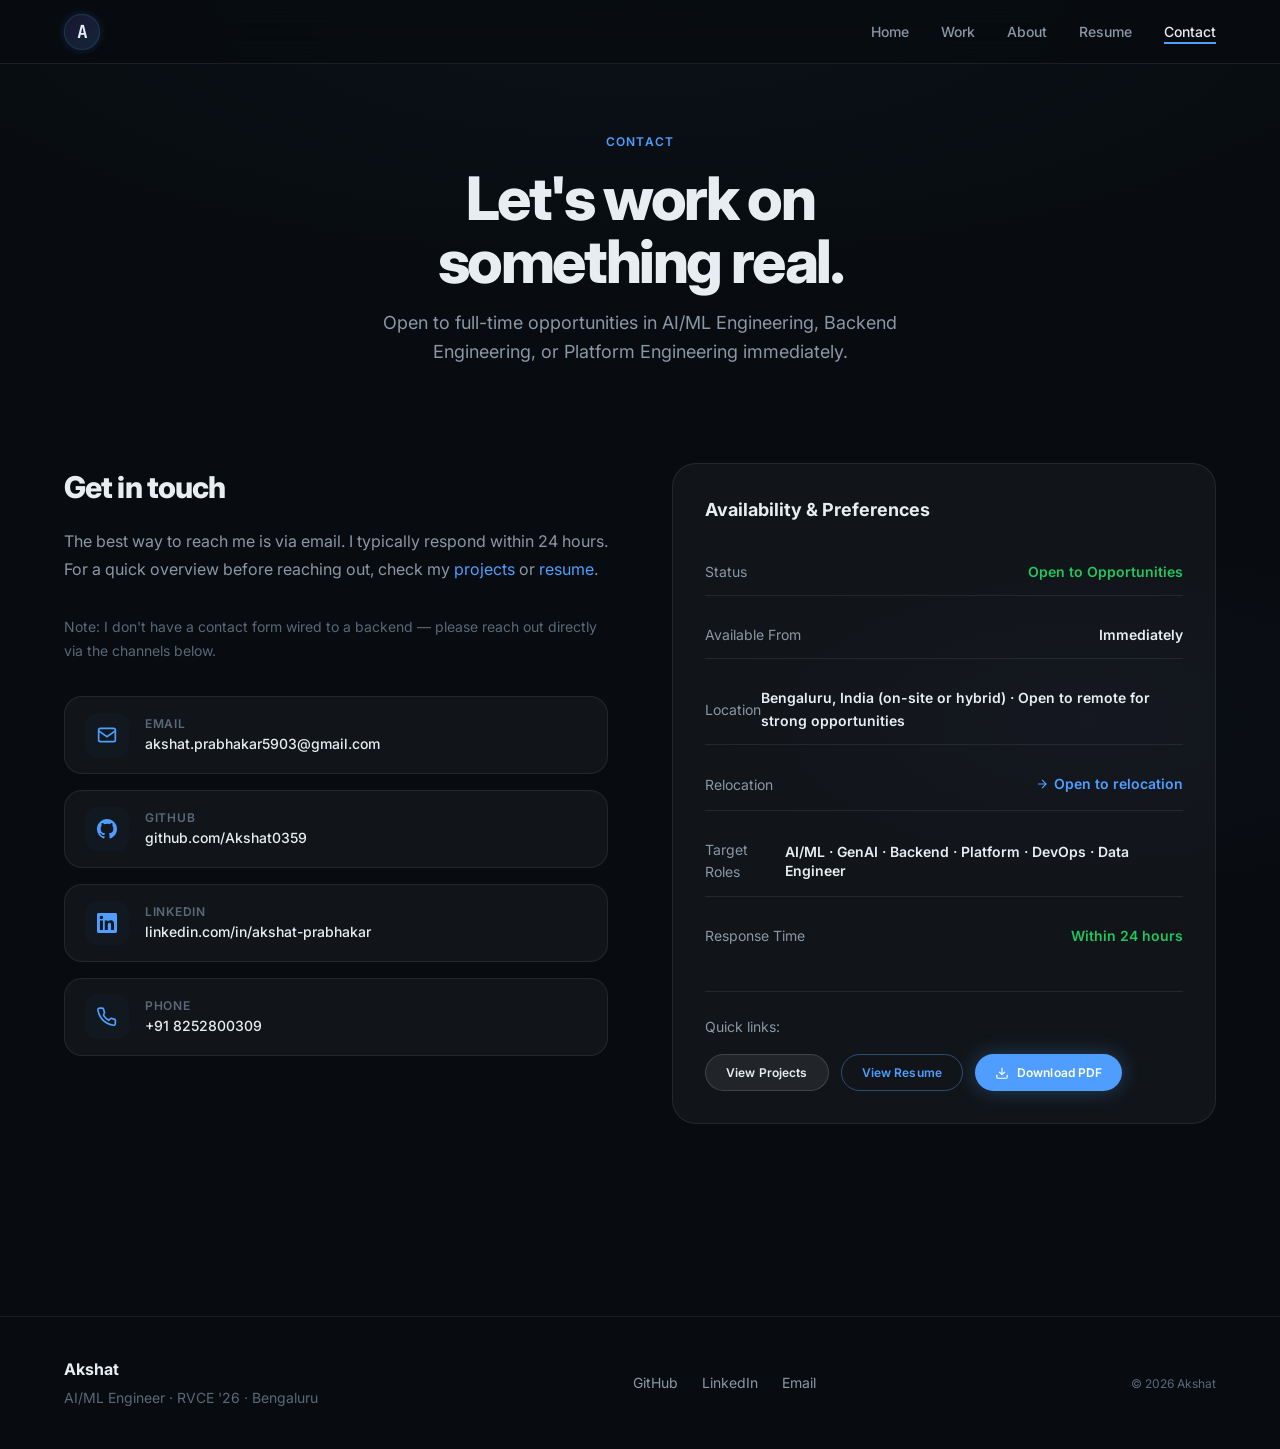
<file: contact.html>
<!DOCTYPE html>
<html lang="en">
<head>
  <meta charset="UTF-8" />
  <meta name="viewport" content="width=device-width, initial-scale=1.0" />
  <title>Contact — Akshat</title>
  <meta name="description" content="Get in touch with Akshat — AI/ML Engineer, RVCE '26, Bengaluru." />
  <link rel="preconnect" href="https://fonts.googleapis.com" />
  <link rel="preconnect" href="https://fonts.gstatic.com" crossorigin />
  <link href="https://fonts.googleapis.com/css2?family=Inter:wght@300;400;500;600;700;800;900&family=JetBrains+Mono:wght@400;500&display=swap" rel="stylesheet" />
  <link rel="stylesheet" href="css/base.css" />
  <link rel="stylesheet" href="css/pages.css" />
</head>
<body>
  <nav class="nav" id="nav" aria-label="Main navigation">
    <div class="nav__inner">
      <a href="index.html" class="nav__logo"><span class="nav__logo-mark">A</span></a>
      <ul class="nav__links" role="list">
        <li><a href="index.html" class="nav__link">Home</a></li>
        <li><a href="projects.html" class="nav__link">Work</a></li>
        <li><a href="about.html" class="nav__link">About</a></li>
        <li><a href="resume.html" class="nav__link">Resume</a></li>
        <li><a href="contact.html" class="nav__link">Contact</a></li>
      </ul>
      <button class="nav__menu-btn" id="menuBtn" aria-label="Toggle menu" aria-expanded="false">
        <span></span><span></span><span></span>
      </button>
    </div>
    <div class="nav__mobile" id="mobileMenu" aria-hidden="true">
      <ul role="list">
        <li><a href="index.html">Home</a></li>
        <li><a href="projects.html">Work</a></li><li><a href="about.html">About</a></li>
        <li><a href="resume.html">Resume</a></li><li><a href="contact.html">Contact</a></li>
      </ul>
    </div>
  </nav>

  <main>
    <section class="page-hero reveal-up" aria-labelledby="contact-heading">
      <div class="container">
        <span class="page-hero__tag">Contact</span>
        <h1 id="contact-heading">Let's work on<br>something real.</h1>
        <p>Open to full-time opportunities in AI/ML Engineering, Backend Engineering, or Platform Engineering immediately.</p>
      </div>
    </section>

    <section aria-label="Contact information">
      <div class="container">
        <div class="contact-layout">

          <div class="contact-left reveal-up">
            <h2>Get in touch</h2>
            <p>The best way to reach me is via email. I typically respond within 24 hours. For a quick overview before reaching out, check my <a href="projects.html" style="color:var(--c-accent)">projects</a> or <a href="resume.html" style="color:var(--c-accent)">resume</a>.</p>
            <p style="color:var(--c-text-3);font-size:var(--fs-sm)">Note: I don't have a contact form wired to a backend — please reach out directly via the channels below.</p>

            <div class="contact-links">
              <a href="mailto:akshat.prabhakar5903@gmail.com" class="contact-link-card" id="contact-email">
                <div class="contact-link-card__icon" aria-hidden="true">
                  <svg width="20" height="20" viewBox="0 0 24 24" fill="none" stroke="currentColor" stroke-width="2"><rect x="2" y="4" width="20" height="16" rx="2"/><path d="m2 7 10 7 10-7"/></svg>
                </div>
                <div>
                  <div class="contact-link-card__label">Email</div>
                  <div class="contact-link-card__value">akshat.prabhakar5903@gmail.com</div>
                </div>
              </a>

              <a href="https://github.com/Akshat0359" target="_blank" rel="noopener" class="contact-link-card" id="contact-github">
                <div class="contact-link-card__icon" aria-hidden="true">
                  <svg width="20" height="20" viewBox="0 0 24 24" fill="currentColor"><path d="M12 0C5.374 0 0 5.373 0 12c0 5.302 3.438 9.8 8.207 11.387.599.111.793-.261.793-.577v-2.234c-3.338.726-4.033-1.416-4.033-1.416-.546-1.387-1.333-1.756-1.333-1.756-1.089-.745.083-.729.083-.729 1.205.084 1.839 1.237 1.839 1.237 1.07 1.834 2.807 1.304 3.492.997.107-.775.418-1.305.762-1.604-2.665-.305-5.467-1.334-5.467-5.931 0-1.311.469-2.381 1.236-3.221-.124-.303-.535-1.524.117-3.176 0 0 1.008-.322 3.301 1.23A11.509 11.509 0 0 1 12 5.803c1.02.005 2.047.138 3.006.404 2.291-1.552 3.297-1.23 3.297-1.23.653 1.653.242 2.874.118 3.176.77.84 1.235 1.911 1.235 3.221 0 4.609-2.807 5.624-5.479 5.921.43.372.823 1.102.823 2.222v3.293c0 .319.192.694.801.576C20.566 21.797 24 17.3 24 12c0-6.627-5.373-12-12-12z"/></svg>
                </div>
                <div>
                  <div class="contact-link-card__label">GitHub</div>
                  <div class="contact-link-card__value">github.com/Akshat0359</div>
                </div>
              </a>

              <a href="https://www.linkedin.com/in/akshat-prabhakar/" target="_blank" rel="noopener" class="contact-link-card" id="contact-linkedin">
                <div class="contact-link-card__icon" aria-hidden="true">
                  <svg width="20" height="20" viewBox="0 0 24 24" fill="currentColor"><path d="M20.447 20.452h-3.554v-5.569c0-1.328-.027-3.037-1.852-3.037-1.853 0-2.136 1.445-2.136 2.939v5.667H9.351V9h3.414v1.561h.046c.477-.9 1.637-1.85 3.37-1.85 3.601 0 4.267 2.37 4.267 5.455v6.286zM5.337 7.433a2.062 2.062 0 0 1-2.063-2.065 2.064 2.064 0 1 1 2.063 2.065zm1.782 13.019H3.555V9h3.564v11.452zM22.225 0H1.771C.792 0 0 .774 0 1.729v20.542C0 23.227.792 24 1.771 24h20.451C23.2 24 24 23.227 24 22.271V1.729C24 .774 23.2 0 22.222 0h.003z"/></svg>
                </div>
                <div>
                  <div class="contact-link-card__label">LinkedIn</div>
                  <div class="contact-link-card__value">linkedin.com/in/akshat-prabhakar</div>
                </div>
              </a>

              <a href="tel:+918252800309" class="contact-link-card" id="contact-phone">
                <div class="contact-link-card__icon" aria-hidden="true">
                  <svg width="20" height="20" viewBox="0 0 24 24" fill="none" stroke="currentColor" stroke-width="2"><path d="M22 16.92v3a2 2 0 0 1-2.18 2 19.79 19.79 0 0 1-8.63-3.07A19.5 19.5 0 0 1 4.19 12 19.79 19.79 0 0 1 1.1 3.5a2 2 0 0 1 2-2.18h3a2 2 0 0 1 2 1.72c.127.96.361 1.903.7 2.81a2 2 0 0 1-.45 2.11L7.91 9.91a16 16 0 0 0 6.08 6.08l1.71-1.71a2 2 0 0 1 2.11-.45c.907.339 1.85.573 2.81.7A2 2 0 0 1 22 16.92z"/></svg>
                </div>
                <div>
                  <div class="contact-link-card__label">Phone</div>
                  <div class="contact-link-card__value">+91 8252800309</div>
                </div>
              </a>
            </div>
          </div>

          <div class="contact-right reveal-up">
            <h3>Availability & Preferences</h3>
            <div class="contact-availability">
              <div class="avail-row">
                <span class="avail-label">Status</span>
                <span class="avail-value green">Open to Opportunities</span>
              </div>
              <div class="avail-row">
                <span class="avail-label">Available From</span>
                <span class="avail-value">Immediately</span>
              </div>
              <div class="avail-row">
                <span class="avail-label">Location</span>
                <span class="avail-value">Bengaluru, India (on-site or hybrid) · Open to remote for strong opportunities</span>
              </div>
              <div class="avail-row">
                <span class="avail-label">Relocation</span>
                <span class="avail-value"><span style="display:inline-flex;align-items:center;gap:0.3rem;color:var(--c-accent)"><svg width="14" height="14" viewBox="0 0 24 24" fill="none" stroke="currentColor" stroke-width="2"><path d="M5 12h14M12 5l7 7-7 7"/></svg>Open to relocation</span></span>
              </div>
              <div class="avail-row">
                <span class="avail-label">Target Roles</span>
                <span class="avail-value" style="line-height:1.4">AI/ML · GenAI · Backend · Platform · DevOps · Data Engineer</span>
              </div>
              <div class="avail-row">
                <span class="avail-label">Response Time</span>
                <span class="avail-value green">Within 24 hours</span>
              </div>
            </div>

            <div style="margin-top:2rem;padding-top:1.5rem;border-top:1px solid var(--c-border)">
              <p style="font-size:var(--fs-sm);color:var(--c-text-2);margin-bottom:1rem">Quick links:</p>
              <div style="display:flex;gap:0.75rem;flex-wrap:wrap">
                <a href="projects.html" class="btn btn--ghost btn--sm" id="contact-projects-link">View Projects</a>
                <a href="resume.html" class="btn btn--outline btn--sm" id="contact-resume-link">View Resume</a>
                <a href="assets/Resume.pdf" download="Akshat_Resume.pdf" class="btn btn--primary btn--sm" id="contact-download-pdf">
                  <svg width="14" height="14" viewBox="0 0 24 24" fill="none" stroke="currentColor" stroke-width="2" aria-hidden="true"><path d="M21 15v4a2 2 0 0 1-2 2H5a2 2 0 0 1-2-2v-4"/><polyline points="7,10 12,15 17,10"/><line x1="12" y1="15" x2="12" y2="3"/></svg>
                  Download PDF
                </a>
              </div>
            </div>
          </div>

        </div>
      </div>
    </section>
  </main>

  <footer class="footer" role="contentinfo">
    <div class="container">
      <div class="footer__inner">
        <div class="footer__left">
          <span class="footer__name">Akshat</span>
          <span class="footer__tagline">AI/ML Engineer · RVCE '26 · Bengaluru</span>
        </div>
        <div class="footer__links">
          <a href="https://github.com/Akshat0359" target="_blank" rel="noopener">GitHub</a>
          <a href="https://www.linkedin.com/in/akshat-prabhakar/" target="_blank" rel="noopener">LinkedIn</a>
          <a href="mailto:akshat.prabhakar5903@gmail.com">Email</a>
        </div>
        <div class="footer__copy">© 2026 Akshat</div>
      </div>
    </div>
  </footer>
  <script src="js/main.js"></script>
</body>
</html>
</file>
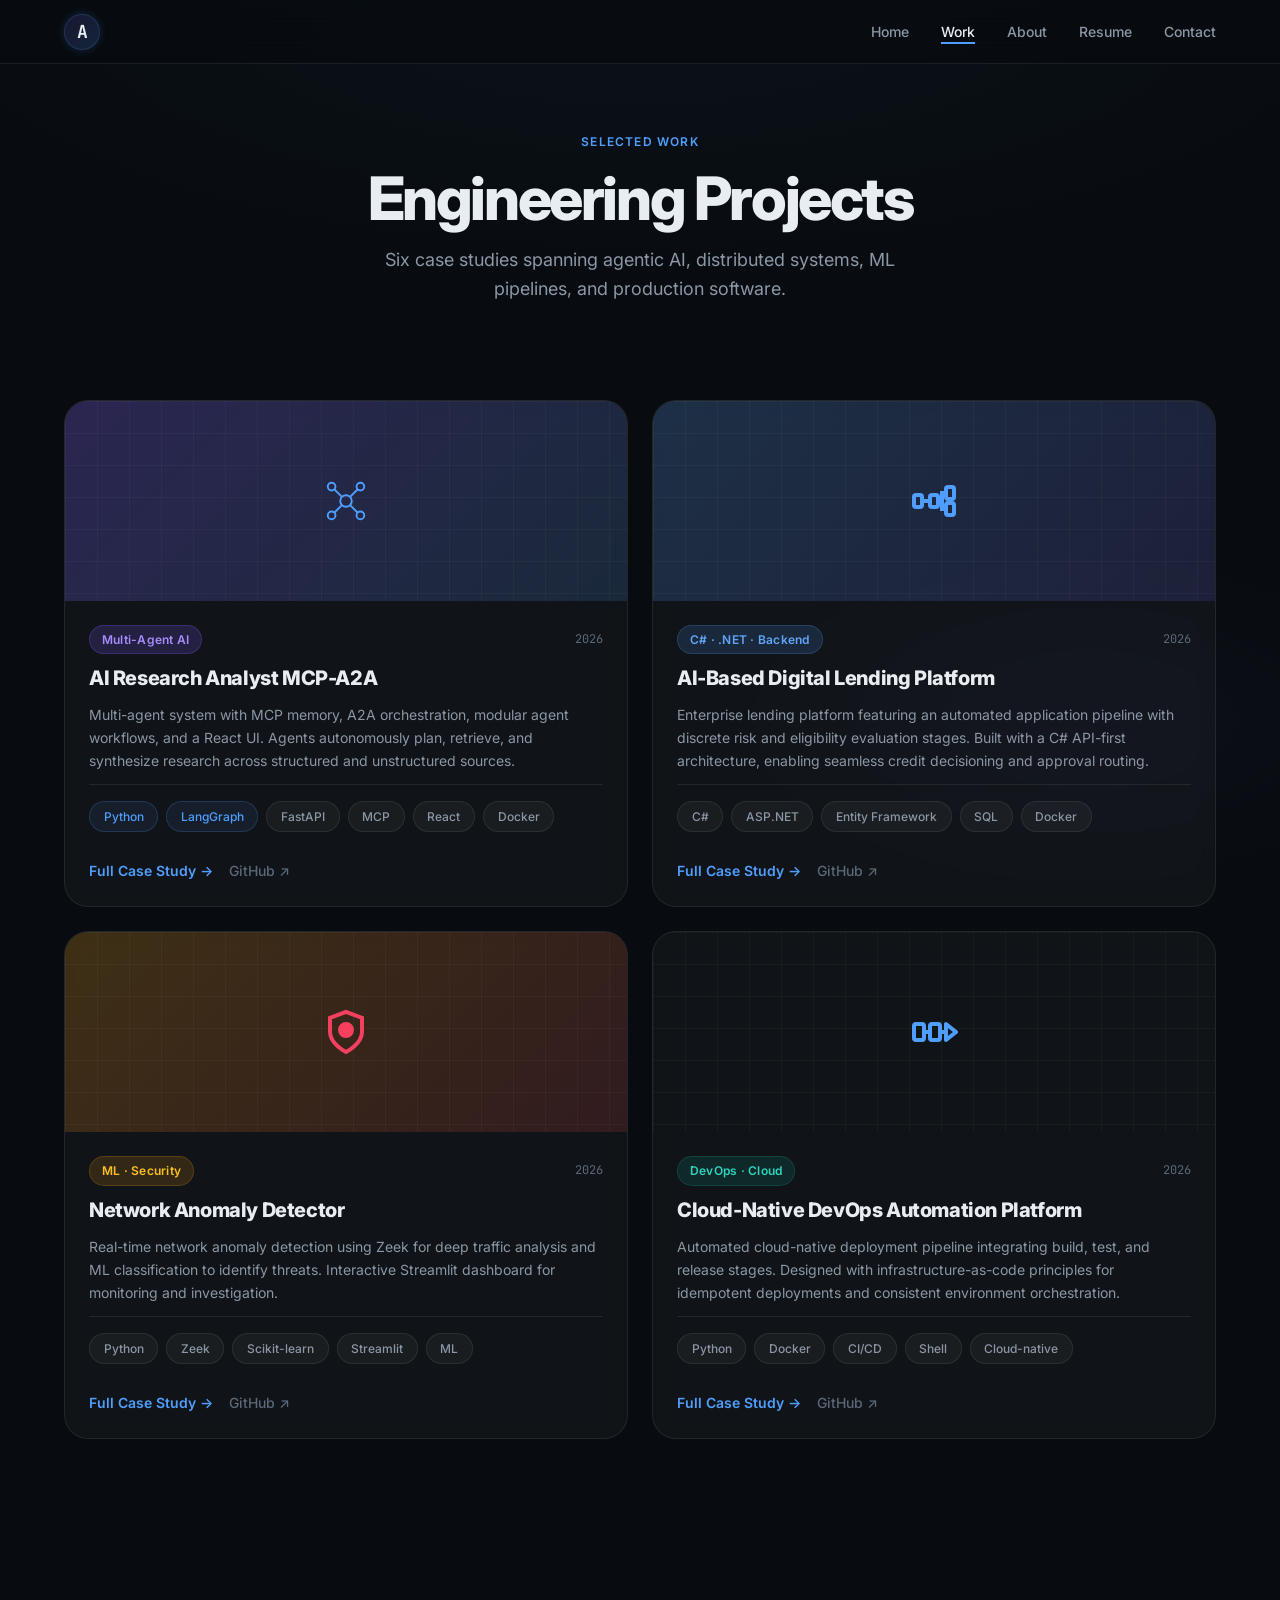
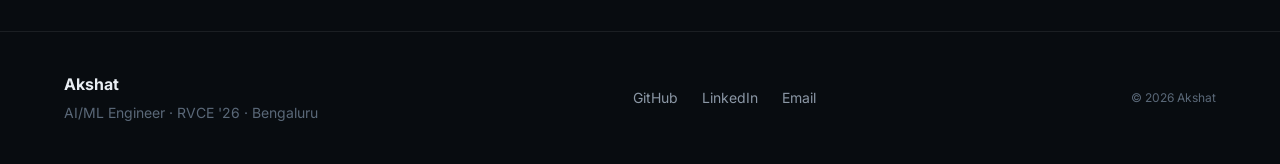
<file: projects.html>
<!DOCTYPE html>
<html lang="en">
<head>
  <meta charset="UTF-8" />
  <meta name="viewport" content="width=device-width, initial-scale=1.0" />
  <title>Projects — Akshat</title>
  <meta name="description" content="Akshat's engineering projects — AI agents, distributed ML, real-time dashboards, network security, and production backends." />
  <link rel="preconnect" href="https://fonts.googleapis.com" />
  <link rel="preconnect" href="https://fonts.gstatic.com" crossorigin />
  <link href="https://fonts.googleapis.com/css2?family=Inter:wght@300;400;500;600;700;800;900&family=JetBrains+Mono:wght@400;500&display=swap" rel="stylesheet" />
  <link rel="stylesheet" href="css/base.css" />
  <link rel="stylesheet" href="css/pages.css" />
</head>
<body>
  <nav class="nav" id="nav" aria-label="Main navigation">
    <div class="nav__inner">
      <a href="index.html" class="nav__logo" aria-label="Home">
        <span class="nav__logo-mark">A</span>
      </a>
      <ul class="nav__links" role="list">
        <li><a href="index.html" class="nav__link">Home</a></li>
        <li><a href="projects.html" class="nav__link">Work</a></li>
        <li><a href="about.html" class="nav__link">About</a></li>
        <li><a href="resume.html" class="nav__link">Resume</a></li>
        <li><a href="contact.html" class="nav__link">Contact</a></li>
      </ul>
      <button class="nav__menu-btn" id="menuBtn" aria-label="Toggle menu" aria-expanded="false">
        <span></span><span></span><span></span>
      </button>
    </div>
    <div class="nav__mobile" id="mobileMenu" aria-hidden="true">
      <ul role="list">
        <li><a href="index.html">Home</a></li>
        <li><a href="projects.html">Work</a></li>
        <li><a href="about.html">About</a></li>
        <li><a href="resume.html">Resume</a></li>
        <li><a href="contact.html">Contact</a></li>
      </ul>
    </div>
  </nav>

  <main>
    <section class="page-hero reveal-up" aria-labelledby="projects-heading">
      <div class="container">
        <span class="page-hero__tag">Selected Work</span>
        <h1 id="projects-heading">Engineering Projects</h1>
        <p>Six case studies spanning agentic AI, distributed systems, ML pipelines, and production software.</p>
      </div>
    </section>

    <section class="projects-grid" aria-label="Project case studies">
      <div class="container">
        <div class="projects-grid__inner">

          <!-- 1. AI Research Analyst MCP-A2A -->
          <article class="project-card reveal-up" id="ai-research-analyst" data-href="case-ai-research.html">
            <div class="project-card__visual">
              <div class="project-card__visual-inner visual-ai">
                <div class="visual-grid-overlay"></div>
                <svg viewBox="0 0 100 100" fill="none" stroke="currentColor" stroke-width="4" style="width:48px;height:48px;color:var(--c-accent);z-index:2">
                  <circle cx="50" cy="50" r="12"/><circle cx="20" cy="20" r="8"/><circle cx="80" cy="20" r="8"/><circle cx="20" cy="80" r="8"/><circle cx="80" cy="80" r="8"/>
                  <line x1="26" y1="26" x2="41" y2="41"/><line x1="74" y1="26" x2="59" y2="41"/><line x1="26" y1="74" x2="41" y2="59"/><line x1="74" y1="74" x2="59" y2="59"/>
                </svg>
              </div>
            </div>
            <div class="project-card__body">
              <div class="project-card__meta">
                <span class="bento__tag bento__tag--ai">Multi-Agent AI</span>
                <span style="font-size:var(--fs-xs);color:var(--c-text-3);font-family:var(--font-mono)">2026</span>
              </div>
              <h2 class="project-card__title">AI Research Analyst MCP-A2A</h2>
              <p class="project-card__desc">Multi-agent system with MCP memory, A2A orchestration, modular agent workflows, and a React UI. Agents autonomously plan, retrieve, and synthesize research across structured and unstructured sources.</p>
              <div class="project-card__stack">
                <span class="skill-tag skill-tag--highlight">Python</span>
                <span class="skill-tag skill-tag--highlight">LangGraph</span>
                <span class="skill-tag">FastAPI</span>
                <span class="skill-tag">MCP</span>
                <span class="skill-tag">React</span>
                <span class="skill-tag">Docker</span>
              </div>
              <div class="project-card__actions">
                <a href="case-ai-research.html" class="project-card__link" id="proj-ai-research">Full Case Study →</a>
                <a href="https://github.com/Akshat0359/ai-research-analyst-mcp-a2a" target="_blank" rel="noopener" class="project-card__github" id="proj-ai-research-gh">GitHub ↗</a>
              </div>
            </div>
          </article>

          <!-- 3. Lending Platform -->
          <article class="project-card reveal-up" id="lending-platform" data-href="case-lending.html">
            <div class="project-card__visual">
              <div class="project-card__visual-inner visual-lend">
                <div class="visual-grid-overlay"></div>
                <svg viewBox="0 0 24 24" fill="none" stroke="currentColor" stroke-width="2" style="width:48px;height:48px;color:var(--c-accent);z-index:2">
                  <rect x="2" y="9" width="4" height="6" rx="1"/>
                  <rect x="10" y="9" width="4" height="6" rx="1"/>
                  <rect x="18" y="5" width="4" height="6" rx="1"/>
                  <rect x="18" y="13" width="4" height="6" rx="1"/>
                  <line x1="6" y1="12" x2="10" y2="12"/>
                  <polyline points="14 12 16 12 16 8 18 8"/>
                  <polyline points="14 12 16 12 16 16 18 16"/>
                </svg>
              </div>
            </div>
            <div class="project-card__body">
              <div class="project-card__meta">
                <span class="bento__tag bento__tag--backend">C# · .NET · Backend</span>
                <span style="font-size:var(--fs-xs);color:var(--c-text-3);font-family:var(--font-mono)">2026</span>
              </div>
              <h2 class="project-card__title">AI-Based Digital Lending Platform</h2>
              <p class="project-card__desc">Enterprise lending platform featuring an automated application pipeline with discrete risk and eligibility evaluation stages. Built with a C# API-first architecture, enabling seamless credit decisioning and approval routing.</p>
              <div class="project-card__stack">
                <span class="skill-tag">C#</span>
                <span class="skill-tag">ASP.NET</span>
                <span class="skill-tag">Entity Framework</span>
                <span class="skill-tag">SQL</span>
                <span class="skill-tag">Docker</span>
              </div>
              <div class="project-card__actions">
                <a href="case-lending.html" class="project-card__link" id="proj-lending">Full Case Study →</a>
                <a href="https://github.com/Akshat0359/ai-based-digital-lending-platform-" target="_blank" rel="noopener" class="project-card__github" id="proj-lending-gh">GitHub ↗</a>
              </div>
            </div>
          </article>

          <!-- 4. Anomaly Detector -->
          <article class="project-card reveal-up" id="anomaly-detector" data-href="case-anomaly.html">
            <div class="project-card__visual">
              <div class="project-card__visual-inner visual-anom">
                <div class="visual-grid-overlay"></div>
                <svg viewBox="0 0 24 24" fill="none" stroke="currentColor" stroke-width="2" style="width:48px;height:48px;color:#f43f5e;z-index:2">
                  <path d="M12 22s8-4 8-10V5l-8-3-8 3v7c0 6 8 10 8 10z"/>
                  <circle cx="12" cy="11" r="3" fill="currentColor"/>
                </svg>
              </div>
            </div>
            <div class="project-card__body">
              <div class="project-card__meta">
                <span class="bento__tag bento__tag--ml">ML · Security</span>
                <span style="font-size:var(--fs-xs);color:var(--c-text-3);font-family:var(--font-mono)">2026</span>
              </div>
              <h2 class="project-card__title">Network Anomaly Detector</h2>
              <p class="project-card__desc">Real-time network anomaly detection using Zeek for deep traffic analysis and ML classification to identify threats. Interactive Streamlit dashboard for monitoring and investigation.</p>
              <div class="project-card__stack">
                <span class="skill-tag">Python</span>
                <span class="skill-tag">Zeek</span>
                <span class="skill-tag">Scikit-learn</span>
                <span class="skill-tag">Streamlit</span>
                <span class="skill-tag">ML</span>
              </div>
              <div class="project-card__actions">
                <a href="case-anomaly.html" class="project-card__link" id="proj-anomaly">Full Case Study →</a>
                <a href="https://github.com/Akshat0359/anomaly-detector" target="_blank" rel="noopener" class="project-card__github" id="proj-anomaly-gh">GitHub ↗</a>
              </div>
            </div>
          </article>

          <!-- 5. Cloud DevOps Platform -->
          <article class="project-card reveal-up" id="devops-platform" data-href="case-devops.html">
            <div class="project-card__visual">
              <div class="project-card__visual-inner visual-dev">
                <div class="visual-grid-overlay"></div>
                <svg viewBox="0 0 24 24" fill="none" stroke="currentColor" stroke-width="2" style="width:48px;height:48px;color:var(--c-accent);z-index:2">
                  <rect x="2" y="8" width="5" height="8" rx="1"/>
                  <rect x="10" y="8" width="5" height="8" rx="1"/>
                  <polygon points="18 8 18 16 23 12" stroke-linejoin="round"/>
                  <line x1="7" y1="12" x2="10" y2="12"/>
                  <line x1="15" y1="12" x2="18" y2="12"/>
                </svg>
              </div>
            </div>
            <div class="project-card__body">
              <div class="project-card__meta">
                <span class="bento__tag bento__tag--devops">DevOps · Cloud</span>
                <span style="font-size:var(--fs-xs);color:var(--c-text-3);font-family:var(--font-mono)">2026</span>
              </div>
              <h2 class="project-card__title">Cloud-Native DevOps Automation Platform</h2>
              <p class="project-card__desc">Automated cloud-native deployment pipeline integrating build, test, and release stages. Designed with infrastructure-as-code principles for idempotent deployments and consistent environment orchestration.</p>
              <div class="project-card__stack">
                <span class="skill-tag">Python</span>
                <span class="skill-tag">Docker</span>
                <span class="skill-tag">CI/CD</span>
                <span class="skill-tag">Shell</span>
                <span class="skill-tag">Cloud-native</span>
              </div>
              <div class="project-card__actions">
                <a href="case-devops.html" class="project-card__link" id="proj-devops">Full Case Study →</a>
                <a href="https://github.com/Akshat0359/cloud-native-devops-automation-platform" target="_blank" rel="noopener" class="project-card__github" id="proj-devops-gh">GitHub ↗</a>
              </div>
            </div>
          </article>

        </div>
      </div>
    </section>
  </main>

  <footer class="footer" role="contentinfo">
    <div class="container">
      <div class="footer__inner">
        <div class="footer__left">
          <span class="footer__name">Akshat</span>
          <span class="footer__tagline">AI/ML Engineer · RVCE '26 · Bengaluru</span>
        </div>
        <div class="footer__links">
          <a href="https://github.com/Akshat0359" target="_blank" rel="noopener" id="footer-github">GitHub</a>
          <a href="https://www.linkedin.com/in/akshat-prabhakar/" target="_blank" rel="noopener" id="footer-linkedin">LinkedIn</a>
          <a href="mailto:akshat.prabhakar5903@gmail.com" id="footer-email">Email</a>
        </div>
        <div class="footer__copy">© 2026 Akshat</div>
      </div>
    </div>
  </footer>

  <script src="js/main.js"></script>
</body>
</html>
</file>
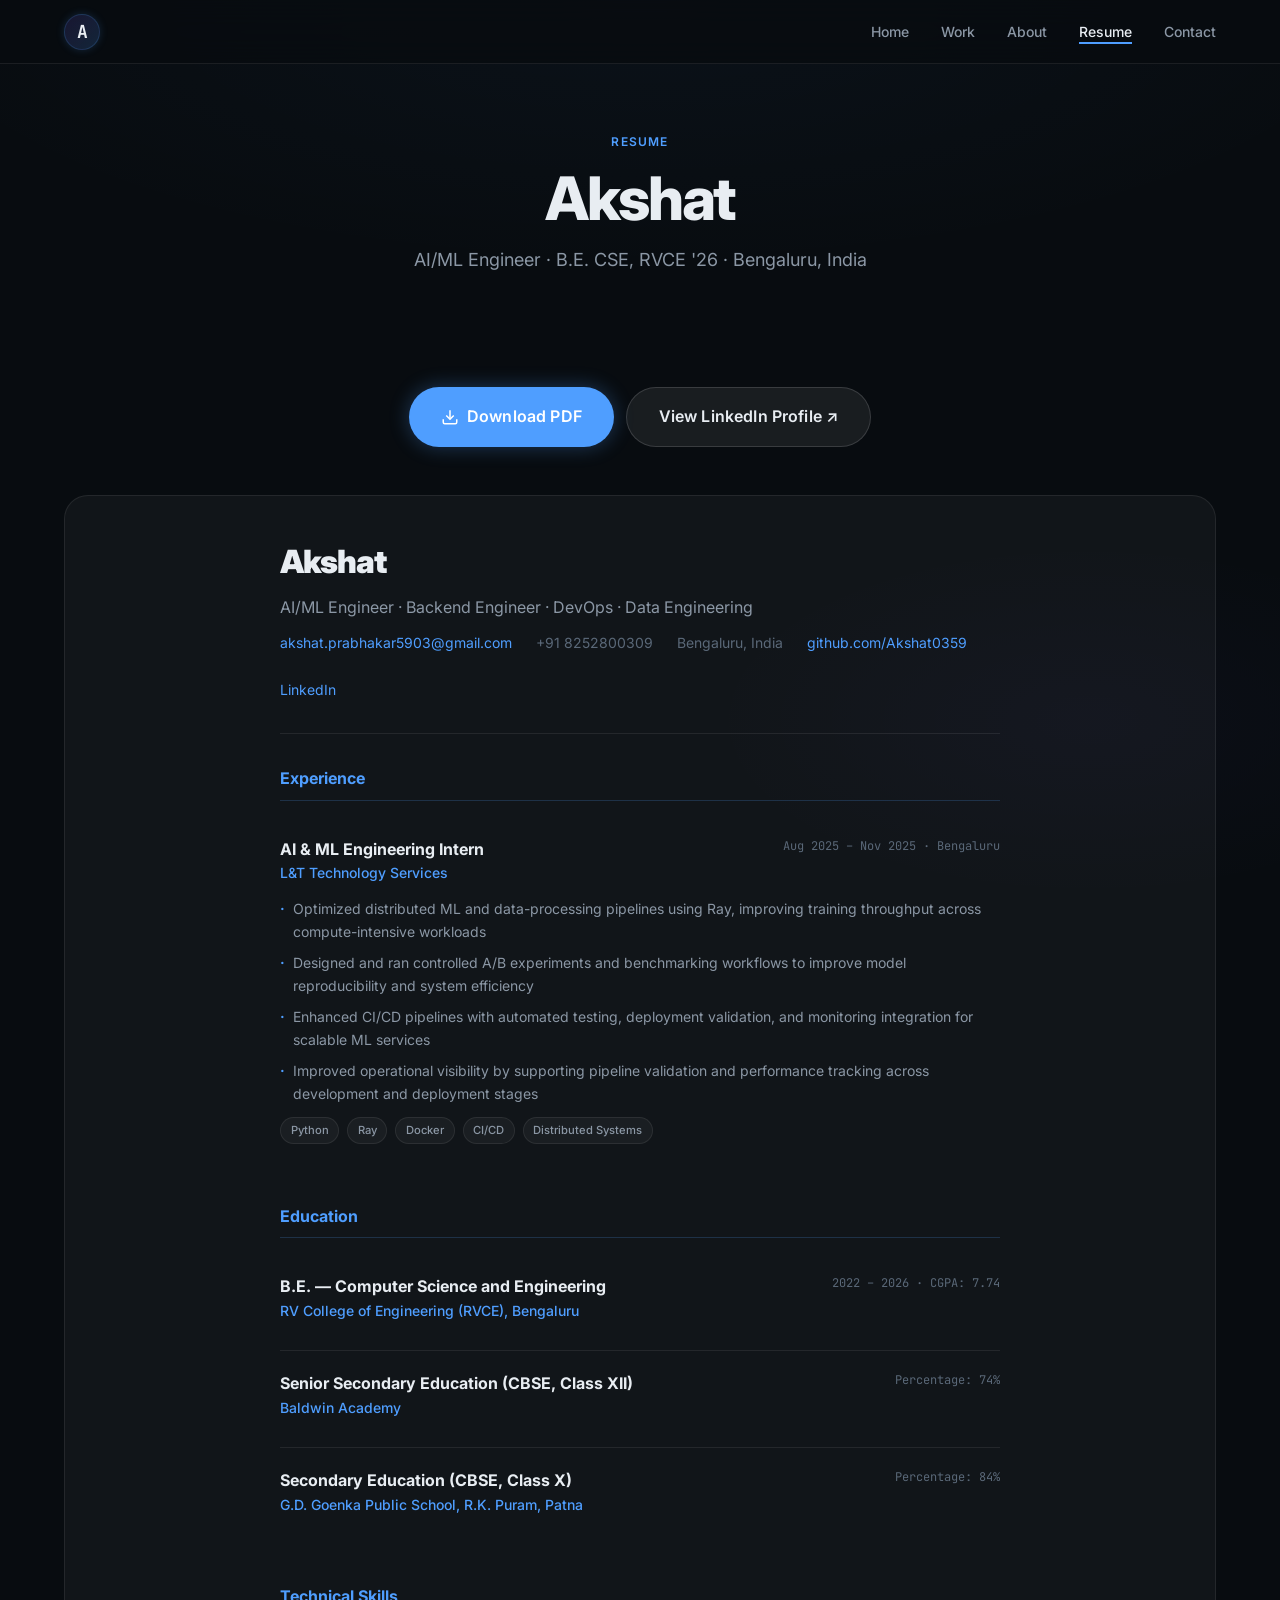
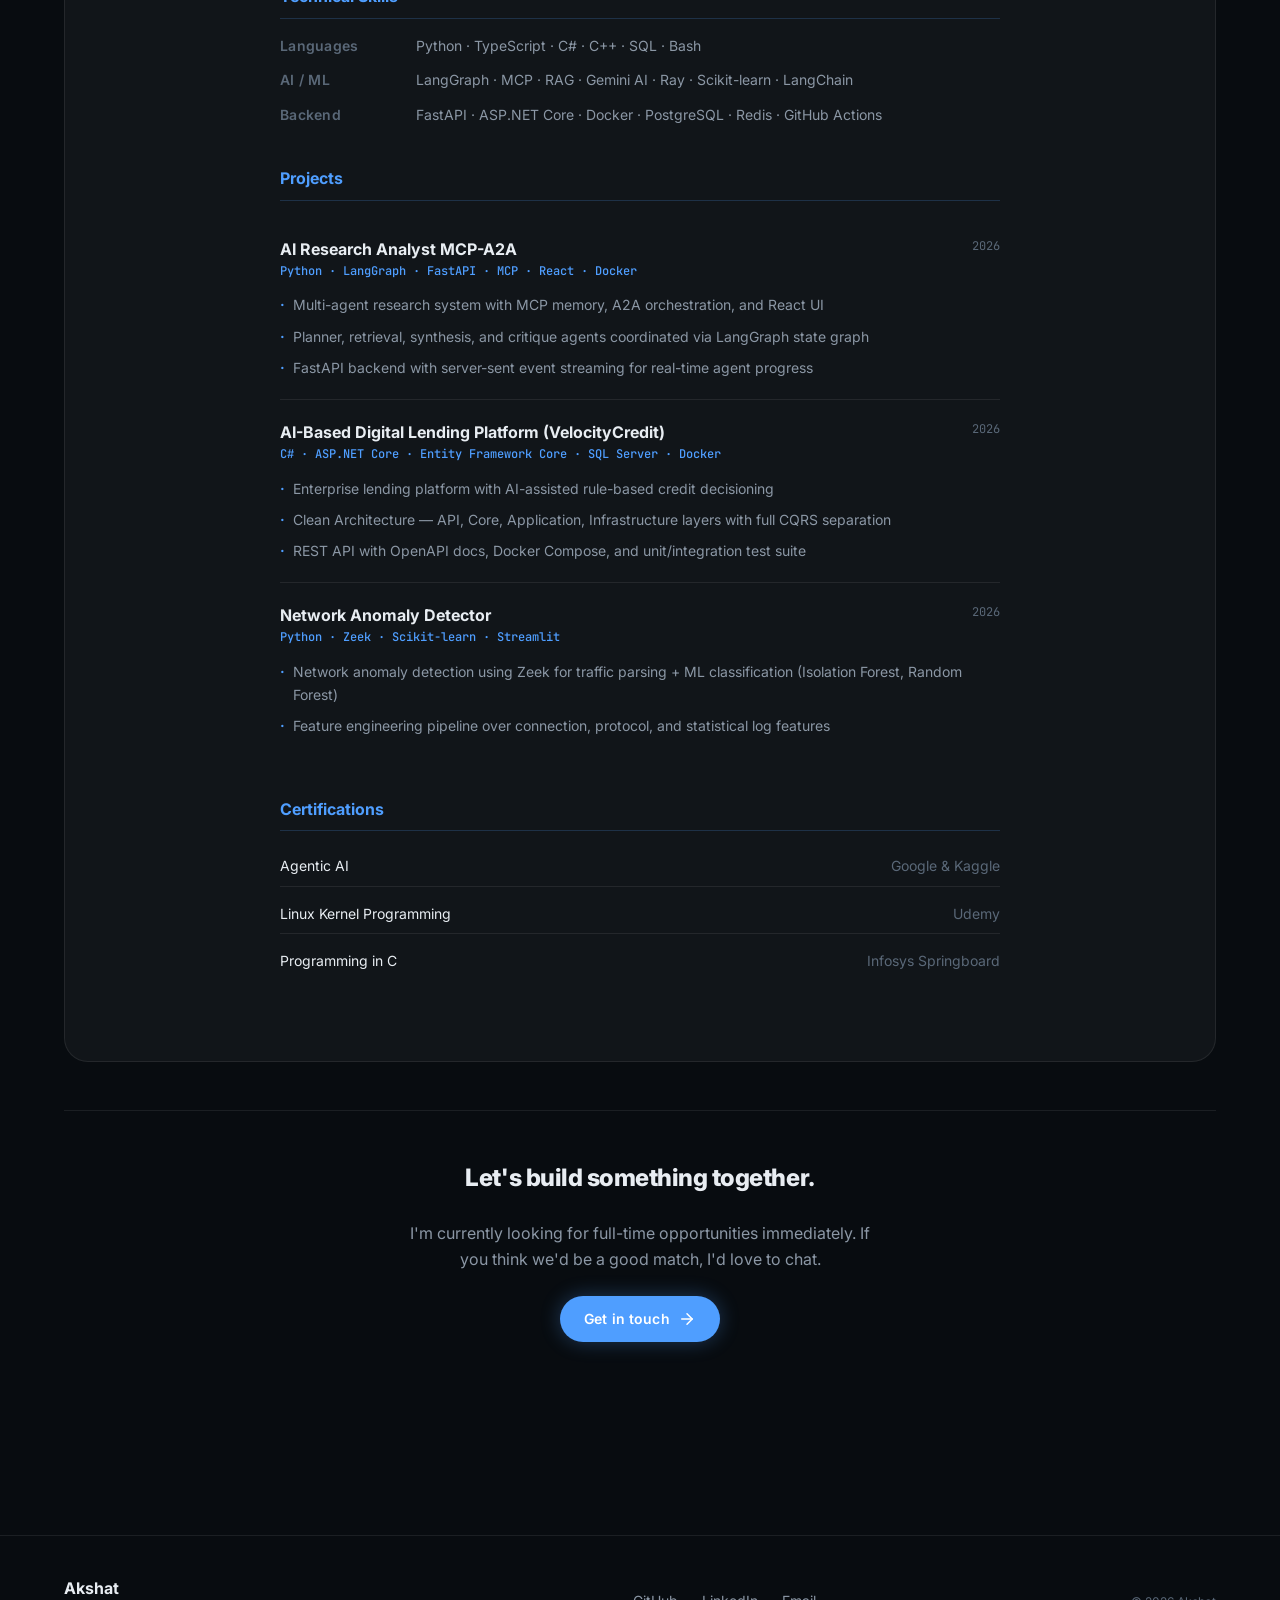
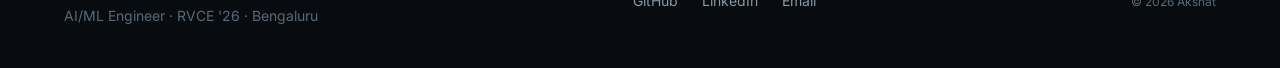
<file: resume.html>
<!DOCTYPE html>
<html lang="en">
<head>
  <meta charset="UTF-8" />
  <meta name="viewport" content="width=device-width, initial-scale=1.0" />
  <title>Resume — Akshat</title>
  <meta name="description" content="Akshat's resume — AI/ML Engineer, RVCE '26, ex-L&T Technology Services." />
  <link rel="preconnect" href="https://fonts.googleapis.com" />
  <link rel="preconnect" href="https://fonts.gstatic.com" crossorigin />
  <link href="https://fonts.googleapis.com/css2?family=Inter:wght@300;400;500;600;700;800;900&family=JetBrains+Mono:wght@400;500&display=swap" rel="stylesheet" />
  <link rel="stylesheet" href="css/base.css" />
  <link rel="stylesheet" href="css/pages.css" />
</head>
<body>
  <nav class="nav" id="nav" aria-label="Main navigation">
    <div class="nav__inner">
      <a href="index.html" class="nav__logo"><span class="nav__logo-mark">A</span></a>
      <ul class="nav__links" role="list">
        <li><a href="index.html" class="nav__link">Home</a></li>
        <li><a href="projects.html" class="nav__link">Work</a></li>
        <li><a href="about.html" class="nav__link">About</a></li>
        <li><a href="resume.html" class="nav__link">Resume</a></li>
        <li><a href="contact.html" class="nav__link">Contact</a></li>
      </ul>
      <button class="nav__menu-btn" id="menuBtn" aria-label="Toggle menu" aria-expanded="false">
        <span></span><span></span><span></span>
      </button>
    </div>
    <div class="nav__mobile" id="mobileMenu" aria-hidden="true">
      <ul role="list">
        <li><a href="index.html">Home</a></li>
        <li><a href="projects.html">Work</a></li><li><a href="about.html">About</a></li>
        <li><a href="resume.html">Resume</a></li><li><a href="contact.html">Contact</a></li>
      </ul>
    </div>
  </nav>

  <main>
    <section class="page-hero reveal-up" aria-labelledby="resume-heading">
      <div class="container">
        <span class="page-hero__tag">Resume</span>
        <h1 id="resume-heading">Akshat</h1>
        <p>AI/ML Engineer · B.E. CSE, RVCE '26 · Bengaluru, India</p>
      </div>
    </section>

    <section class="resume-layout" aria-label="Resume content">
      <div class="container">
        <div class="resume-cta-bar reveal-up" style="margin-top: var(--space-4); margin-bottom: var(--space-12); justify-content: center;">
          <a href="assets/Resume.pdf" download="Akshat_Resume.pdf" class="btn btn--primary" id="resume-download" style="padding: 1rem 2rem; font-size: var(--fs-base);">
            <svg width="18" height="18" viewBox="0 0 24 24" fill="none" stroke="currentColor" stroke-width="2" aria-hidden="true"><path d="M21 15v4a2 2 0 0 1-2 2H5a2 2 0 0 1-2-2v-4"/><polyline points="7,10 12,15 17,10"/><line x1="12" y1="15" x2="12" y2="3"/></svg>
            Download PDF
          </a>
          <a href="https://www.linkedin.com/in/akshat-prabhakar/" target="_blank" rel="noopener" class="btn btn--ghost" id="resume-linkedin" style="padding: 1rem 2rem; font-size: var(--fs-base);">View LinkedIn Profile ↗</a>
        </div>

        <!-- Inline Resume Content -->
        <div class="resume-embed">
          <div class="resume-content" style="padding: 2.5rem">

            <!-- Header -->
            <div style="margin-bottom:2rem;padding-bottom:2rem;border-bottom:1px solid var(--c-border)">
              <h2 style="font-size:2rem;font-weight:900;letter-spacing:-0.04em;margin-bottom:0.5rem">Akshat</h2>
              <p style="color:var(--c-text-2);font-size:var(--fs-base);margin-bottom:0.75rem">AI/ML Engineer · Backend Engineer · DevOps · Data Engineering</p>
              <div style="display:flex;gap:1.5rem;flex-wrap:wrap;font-size:var(--fs-sm);color:var(--c-text-3)">
                <a href="mailto:akshat.prabhakar5903@gmail.com" style="color:var(--c-accent)">akshat.prabhakar5903@gmail.com</a>
                <span>+91 8252800309</span>
                <span>Bengaluru, India</span>
                <a href="https://github.com/Akshat0359" target="_blank" rel="noopener" style="color:var(--c-accent)">github.com/Akshat0359</a>
                <a href="https://www.linkedin.com/in/akshat-prabhakar/" target="_blank" rel="noopener" style="color:var(--c-accent)">LinkedIn</a>
              </div>
            </div>

            <!-- Experience -->
            <div class="resume-section">
              <div class="resume-section__heading">Experience</div>
              <div class="resume-item">
                <div class="resume-item__header">
                  <div>
                    <div class="resume-item__title">AI & ML Engineering Intern</div>
                    <div class="resume-item__org">L&T Technology Services</div>
                  </div>
                  <div class="resume-item__date">Aug 2025 – Nov 2025 · Bengaluru</div>
                </div>
                <ul class="resume-item__bullets">
                  <li>Optimized distributed ML and data-processing pipelines using Ray, improving training throughput across compute-intensive workloads</li>
                  <li>Designed and ran controlled A/B experiments and benchmarking workflows to improve model reproducibility and system efficiency</li>
                  <li>Enhanced CI/CD pipelines with automated testing, deployment validation, and monitoring integration for scalable ML services</li>
                  <li>Improved operational visibility by supporting pipeline validation and performance tracking across development and deployment stages</li>
                </ul>
                <div style="margin-top:0.75rem;display:flex;gap:0.5rem;flex-wrap:wrap">
                  <span class="skill-tag" style="font-size:0.7rem;padding:0.2rem 0.6rem">Python</span>
                  <span class="skill-tag" style="font-size:0.7rem;padding:0.2rem 0.6rem">Ray</span>
                  <span class="skill-tag" style="font-size:0.7rem;padding:0.2rem 0.6rem">Docker</span>
                  <span class="skill-tag" style="font-size:0.7rem;padding:0.2rem 0.6rem">CI/CD</span>
                  <span class="skill-tag" style="font-size:0.7rem;padding:0.2rem 0.6rem">Distributed Systems</span>
                </div>
              </div>
            </div>

            <!-- Education -->
            <div class="resume-section">
              <div class="resume-section__heading">Education</div>
              <div class="resume-item">
                <div class="resume-item__header">
                  <div>
                    <div class="resume-item__title">B.E. — Computer Science and Engineering</div>
                    <div class="resume-item__org">RV College of Engineering (RVCE), Bengaluru</div>
                  </div>
                  <div class="resume-item__date">2022 – 2026 · CGPA: 7.74</div>
                </div>
              </div>
              <div class="resume-item">
                <div class="resume-item__header">
                  <div>
                    <div class="resume-item__title">Senior Secondary Education (CBSE, Class XII)</div>
                    <div class="resume-item__org">Baldwin Academy</div>
                  </div>
                  <div class="resume-item__date">Percentage: 74%</div>
                </div>
              </div>
              <div class="resume-item">
                <div class="resume-item__header">
                  <div>
                    <div class="resume-item__title">Secondary Education (CBSE, Class X)</div>
                    <div class="resume-item__org">G.D. Goenka Public School, R.K. Puram, Patna</div>
                  </div>
                  <div class="resume-item__date">Percentage: 84%</div>
                </div>
              </div>
            </div>

            <!-- Skills -->
            <div class="resume-section">
              <div class="resume-section__heading">Technical Skills</div>
              <div style="display:flex;flex-direction:column;gap:0.75rem">
                <div style="display:flex;gap:1rem;font-size:var(--fs-sm);align-items:baseline;flex-wrap:wrap">
                  <span style="min-width:120px;color:var(--c-text-3);font-weight:600;font-size:var(--fs-sm);letter-spacing:0.02em">Languages</span>
                  <span style="color:var(--c-text-2)">Python · TypeScript · C# · C++ · SQL · Bash</span>
                </div>
                <div style="display:flex;gap:1rem;font-size:var(--fs-sm);align-items:baseline;flex-wrap:wrap">
                  <span style="min-width:120px;color:var(--c-text-3);font-weight:600;font-size:var(--fs-sm);letter-spacing:0.02em">AI / ML</span>
                  <span style="color:var(--c-text-2)">LangGraph · MCP · RAG · Gemini AI · Ray · Scikit-learn · LangChain</span>
                </div>
                <div style="display:flex;gap:1rem;font-size:var(--fs-sm);align-items:baseline;flex-wrap:wrap">
                  <span style="min-width:120px;color:var(--c-text-3);font-weight:600;font-size:var(--fs-sm);letter-spacing:0.02em">Backend</span>
                  <span style="color:var(--c-text-2)">FastAPI · ASP.NET Core · Docker · PostgreSQL · Redis · GitHub Actions</span>
                </div>
              </div>
            </div>

            <!-- Projects -->
            <div class="resume-section">
              <div class="resume-section__heading">Projects</div>
              <div class="resume-item">
                <div class="resume-item__header">
                  <div>
                    <div class="resume-item__title">AI Research Analyst MCP-A2A</div>
                    <div class="resume-item__org" style="font-family:var(--font-mono);font-size:var(--fs-xs)">Python · LangGraph · FastAPI · MCP · React · Docker</div>
                  </div>
                  <div class="resume-item__date">2026</div>
                </div>
                <ul class="resume-item__bullets">
                  <li>Multi-agent research system with MCP memory, A2A orchestration, and React UI</li>
                  <li>Planner, retrieval, synthesis, and critique agents coordinated via LangGraph state graph</li>
                  <li>FastAPI backend with server-sent event streaming for real-time agent progress</li>
                </ul>
              </div>

              <div class="resume-item">
                <div class="resume-item__header">
                  <div>
                    <div class="resume-item__title">AI-Based Digital Lending Platform (VelocityCredit)</div>
                    <div class="resume-item__org" style="font-family:var(--font-mono);font-size:var(--fs-xs)">C# · ASP.NET Core · Entity Framework Core · SQL Server · Docker</div>
                  </div>
                  <div class="resume-item__date">2026</div>
                </div>
                <ul class="resume-item__bullets">
                  <li>Enterprise lending platform with AI-assisted rule-based credit decisioning</li>
                  <li>Clean Architecture — API, Core, Application, Infrastructure layers with full CQRS separation</li>
                  <li>REST API with OpenAPI docs, Docker Compose, and unit/integration test suite</li>
                </ul>
              </div>
              <div class="resume-item">
                <div class="resume-item__header">
                  <div>
                    <div class="resume-item__title">Network Anomaly Detector</div>
                    <div class="resume-item__org" style="font-family:var(--font-mono);font-size:var(--fs-xs)">Python · Zeek · Scikit-learn · Streamlit</div>
                  </div>
                  <div class="resume-item__date">2026</div>
                </div>
                <ul class="resume-item__bullets">
                  <li>Network anomaly detection using Zeek for traffic parsing + ML classification (Isolation Forest, Random Forest)</li>
                  <li>Feature engineering pipeline over connection, protocol, and statistical log features</li>
                </ul>
              </div>
            </div>



            <!-- Certifications -->
            <div class="resume-section">
              <div class="resume-section__heading">Certifications</div>
              <div style="display:flex;flex-direction:column;gap:0.5rem">
                <div style="display:flex;justify-content:space-between;font-size:var(--fs-sm);padding:0.5rem 0;border-bottom:1px solid var(--c-border)">
                  <span style="color:var(--c-text)">Agentic AI</span>
                  <span style="color:var(--c-text-3)">Google & Kaggle</span>
                </div>
                <div style="display:flex;justify-content:space-between;font-size:var(--fs-sm);padding:0.5rem 0;border-bottom:1px solid var(--c-border)">
                  <span style="color:var(--c-text)">Linux Kernel Programming</span>
                  <span style="color:var(--c-text-3)">Udemy</span>
                </div>
                <div style="display:flex;justify-content:space-between;font-size:var(--fs-sm);padding:0.5rem 0">
                  <span style="color:var(--c-text)">Programming in C</span>
                  <span style="color:var(--c-text-3)">Infosys Springboard</span>
                </div>
              </div>
            </div>

          </div>
        </div>

        <div class="page-cta reveal-up">
          <h2 class="page-cta__title">Let's build something together.</h2>
          <p class="page-cta__desc">I'm currently looking for full-time opportunities immediately. If you think we'd be a good match, I'd love to chat.</p>
          <a href="contact.html" class="btn btn--primary">Get in touch <svg width="18" height="18" viewBox="0 0 24 24" fill="none" stroke="currentColor" stroke-width="2" stroke-linecap="round" stroke-linejoin="round" aria-hidden="true"><line x1="5" y1="12" x2="19" y2="12"></line><polyline points="12 5 19 12 12 19"></polyline></svg></a>
        </div>
      </div>
    </section>
  </main>

  <footer class="footer" role="contentinfo">
    <div class="container">
      <div class="footer__inner">
        <div class="footer__left">
          <span class="footer__name">Akshat</span>
          <span class="footer__tagline">AI/ML Engineer · RVCE '26 · Bengaluru</span>
        </div>
        <div class="footer__links">
          <a href="https://github.com/Akshat0359" target="_blank" rel="noopener">GitHub</a>
          <a href="https://www.linkedin.com/in/akshat-prabhakar/" target="_blank" rel="noopener">LinkedIn</a>
          <a href="mailto:akshat.prabhakar5903@gmail.com">Email</a>
        </div>
        <div class="footer__copy">© 2026 Akshat</div>
      </div>
    </div>
  </footer>
  <script src="js/main.js"></script>
</body>
</html>
</file>
<file: css/base.css>
/* ============================================
   BASE.CSS — Design System & Shared Styles
   Akshat Prabhakar Portfolio
   ============================================ */

/* === TOKENS === */
:root {
  /* Colors */
  --c-bg:          #080c10;
  --c-bg-2:        #0d1117;
  --c-bg-3:        #111820;
  --c-surface:     rgba(255,255,255,0.04);
  --c-surface-2:   rgba(255,255,255,0.07);
  --c-border:      rgba(255,255,255,0.08);
  --c-border-2:    rgba(255,255,255,0.14);

  --c-text:        #e8edf2;
  --c-text-2:      #8b97a5;
  --c-text-3:      #5a6878;

  --c-accent:      #4f9eff;
  --c-accent-2:    #7c5cfc;
  --c-accent-glow: rgba(79,158,255,0.18);
  --c-purple-glow: rgba(124,92,252,0.14);

  --c-tag-ai:      rgba(124,92,252,0.18);
  --c-tag-ai-text: #a78bfa;
  --c-tag-finance: rgba(16,185,129,0.15);
  --c-tag-finance-text: #34d399;
  --c-tag-ml:      rgba(245,158,11,0.15);
  --c-tag-ml-text: #fbbf24;
  --c-tag-backend: rgba(79,158,255,0.15);
  --c-tag-backend-text: #60a5fa;

  /* Spacing */
  --space-1: 0.25rem;
  --space-2: 0.5rem;
  --space-3: 0.75rem;
  --space-4: 1rem;
  --space-5: 1.25rem;
  --space-6: 1.5rem;
  --space-8: 2rem;
  --space-10: 2.5rem;
  --space-12: 3rem;
  --space-16: 4rem;
  --space-20: 5rem;
  --space-24: 6rem;
  --space-32: 8rem;

  /* Typography */
  --font-sans:  'Inter', system-ui, -apple-system, sans-serif;
  --font-mono:  'JetBrains Mono', 'Fira Code', monospace;

  --fs-xs:   0.75rem;
  --fs-sm:   0.875rem;
  --fs-base: 1rem;
  --fs-lg:   1.125rem;
  --fs-xl:   1.25rem;
  --fs-2xl:  1.5rem;
  --fs-3xl:  1.875rem;
  --fs-4xl:  2.25rem;
  --fs-5xl:  3rem;
  --fs-6xl:  3.75rem;
  --fs-7xl:  4.5rem;
  --fs-8xl:  6rem;

  /* Radius */
  --r-sm:  8px;
  --r-md:  12px;
  --r-lg:  18px;
  --r-xl:  24px;
  --r-2xl: 32px;
  --r-full: 9999px;

  /* Transitions */
  --t-fast:   150ms ease;
  --t-base:   250ms ease;
  --t-slow:   400ms ease;
  --t-spring: 350ms cubic-bezier(0.34, 1.56, 0.64, 1);

  /* Shadows */
  --shadow-sm:  0 1px 3px rgba(0,0,0,0.5), 0 1px 2px rgba(0,0,0,0.3);
  --shadow-md:  0 4px 16px rgba(0,0,0,0.5), 0 2px 6px rgba(0,0,0,0.3);
  --shadow-lg:  0 16px 48px rgba(0,0,0,0.6), 0 4px 16px rgba(0,0,0,0.4);
  --shadow-glow: 0 0 40px rgba(79,158,255,0.12), 0 0 80px rgba(79,158,255,0.06);

  /* Layout */
  --max-w: 1200px;
  --nav-h: 64px;
}

/* === RESET === */
*, *::before, *::after {
  box-sizing: border-box;
  margin: 0;
  padding: 0;
}

html {
  scroll-behavior: smooth;
  -webkit-text-size-adjust: 100%;
}

body {
  font-family: var(--font-sans);
  font-size: var(--fs-base);
  line-height: 1.6;
  color: var(--c-text);
  background: var(--c-bg);
  min-height: 100vh;
  -webkit-font-smoothing: antialiased;
  -moz-osx-font-smoothing: grayscale;
  overflow-x: hidden;
  /* Subtle site-wide gradient */
  background-image:
    radial-gradient(ellipse 100% 50% at 50% 0%, rgba(79,158,255,0.04) 0%, transparent 60%),
    radial-gradient(ellipse 60% 40% at 85% 80%, rgba(124,92,252,0.03) 0%, transparent 50%);
  background-attachment: fixed;
}

img, video {
  display: block;
  max-width: 100%;
}

a {
  color: inherit;
  text-decoration: none;
}

button {
  cursor: pointer;
  border: none;
  background: none;
  font-family: inherit;
}

ul, ol {
  list-style: none;
}

/* === REDUCED MOTION (Step 7) === */
@media (prefers-reduced-motion: reduce) {
  *, *::before, *::after {
    animation-duration: 0.01ms !important;
    animation-iteration-count: 1 !important;
    transition-duration: 0.01ms !important;
    scroll-behavior: auto !important;
  }
  /* Stop blob drifts and portrait float immediately */
  .hero__mesh-blob,
  .hero__portrait-frame,
  .hero__portrait-glow,
  .hero__portrait-ring,
  .hero__tag-dot,
  .hero__portrait-badge-dot {
    animation: none !important;
  }
}

/* === UTILITIES === */
.container {
  width: 100%;
  max-width: var(--max-w);
  margin: 0 auto;
  padding: 0 var(--space-6);
}

.sr-only {
  position: absolute;
  width: 1px;
  height: 1px;
  padding: 0;
  margin: -1px;
  overflow: hidden;
  clip: rect(0,0,0,0);
  white-space: nowrap;
  border-width: 0;
}

/* === REVEAL ANIMATIONS === */
.reveal-up {
  opacity: 0;
  transform: translateY(32px);
  transition: opacity 0.7s ease, transform 0.7s ease;
}

.reveal-right {
  opacity: 0;
  transform: translateX(32px);
  transition: opacity 0.8s ease 0.1s, transform 0.8s ease 0.1s;
}

.reveal-up.visible,
.reveal-right.visible {
  opacity: 1;
  transform: none;
}

/* === BUTTONS === */
.btn {
  display: inline-flex;
  align-items: center;
  gap: var(--space-2);
  padding: 0.75rem 1.5rem;
  border-radius: var(--r-full);
  font-size: var(--fs-sm);
  font-weight: 600;
  letter-spacing: 0.01em;
  transition: all var(--t-base);
  cursor: pointer;
  white-space: nowrap;
  position: relative;
  overflow: hidden;
}

.btn--primary {
  background: var(--c-accent);
  color: #fff;
  box-shadow: 0 0 20px rgba(79,158,255,0.3);
  /* magnetic effect base — offset applied via JS */
  --btn-x: 0;
  --btn-y: 0;
  will-change: transform;
}

@media (hover: hover) {
  .btn--primary:hover {
    background: #6baeff;
    box-shadow: 0 0 32px rgba(79,158,255,0.45);
    transform: translate(var(--btn-x, 0px), calc(var(--btn-y, 0px) - 1px));
  }
}

.btn--primary:active {
  transform: translate(0, 1px);
}

.btn--ghost {
  background: var(--c-surface-2);
  color: var(--c-text);
  border: 1px solid var(--c-border-2);
}

.btn--ghost:hover {
  background: var(--c-surface);
  border-color: rgba(255,255,255,0.25);
  transform: translateY(-1px);
}

.btn--outline {
  background: transparent;
  color: var(--c-accent);
  border: 1px solid rgba(79,158,255,0.4);
}

.btn--outline:hover {
  background: rgba(79,158,255,0.08);
  border-color: var(--c-accent);
  transform: translateY(-1px);
}

.btn--lg {
  padding: 1rem 2rem;
  font-size: var(--fs-base);
}

.btn--sm {
  padding: 0.5rem 1.25rem;
  font-size: var(--fs-xs);
}

/* === NAV === */
.nav {
  position: fixed;
  top: 0;
  left: 0;
  right: 0;
  z-index: 100;
  background: rgba(8,12,16,0.8);
  backdrop-filter: blur(20px);
  -webkit-backdrop-filter: blur(20px);
  border-bottom: 1px solid var(--c-border);
  height: var(--nav-h);
  transition: border-color var(--t-base), background var(--t-base);
}

.nav--scrolled {
  background: rgba(8,12,16,0.95);
  border-bottom-color: var(--c-border-2);
}

.nav__inner {
  max-width: var(--max-w);
  margin: 0 auto;
  padding: 0 var(--space-6);
  height: 100%;
  display: flex;
  align-items: center;
  justify-content: space-between;
}

.nav__logo {
  display: flex;
  align-items: center;
  gap: var(--space-3);
}

.nav__logo-mark {
  display: flex;
  align-items: center;
  justify-content: center;
  width: 36px;
  height: 36px;
  border-radius: var(--r-lg);
  background: linear-gradient(135deg, var(--c-purple-glow), var(--c-accent-glow));
  border: 1px solid var(--c-accent-glow);
  box-shadow: 0 0 8px var(--c-accent-glow);
  font-family: var(--font-mono);
  font-weight: 700;
  font-size: var(--fs-lg);
  color: var(--c-text);
  transition: all var(--t-spring);
  will-change: transform, box-shadow;
}

.nav__logo:hover .nav__logo-mark {
  transform: scale(1.05);
  box-shadow: 0 0 16px var(--c-accent-glow);
  border-color: rgba(79,158,255,0.4);
  color: #fff;
}

.nav__links {
  display: flex;
  align-items: center;
  gap: var(--space-8);
}

.nav__link {
  font-size: var(--fs-sm);
  font-weight: 500;
  color: var(--c-text-2);
  transition: color var(--t-fast);
  position: relative;
}

.nav__link::after {
  content: '';
  position: absolute;
  bottom: -4px;
  left: 0;
  width: 0;
  height: 1.5px;
  background: var(--c-accent);
  transition: width var(--t-base);
}

.nav__link:hover,
.nav__link.active {
  color: var(--c-text);
}

.nav__link:hover::after,
.nav__link.active::after {
  width: 100%;
}

.nav__menu-btn {
  display: none;
  flex-direction: column;
  gap: 5px;
  padding: var(--space-2);
  border-radius: var(--r-sm);
}

.nav__menu-btn span {
  display: block;
  width: 22px;
  height: 2px;
  background: var(--c-text-2);
  transition: all var(--t-base);
  border-radius: 2px;
}

.nav__menu-btn.open span:nth-child(1) { transform: translateY(7px) rotate(45deg); }
.nav__menu-btn.open span:nth-child(2) { opacity: 0; }
.nav__menu-btn.open span:nth-child(3) { transform: translateY(-7px) rotate(-45deg); }

.nav__mobile {
  display: none;
  position: absolute;
  top: 100%;
  left: 0;
  width: 100%;
  padding: var(--space-4) var(--space-6) var(--space-6);
  border-top: 1px solid var(--c-border);
  background: rgba(8,12,16,0.98);
  box-shadow: 0 10px 30px rgba(0,0,0,0.5);
}

.nav__mobile ul {
  display: flex;
  flex-direction: column;
  gap: var(--space-4);
}

.nav__mobile a {
  font-size: var(--fs-lg);
  font-weight: 500;
  color: var(--c-text-2);
  transition: color var(--t-fast);
  display: block;
  padding: var(--space-2) 0;
}

.nav__mobile a:hover,
.nav__mobile a.active {
  color: var(--c-text);
}

/* === SECTION HEADER === */
.section-header {
  display: flex;
  align-items: flex-end;
  justify-content: space-between;
  gap: var(--space-4);
  margin-bottom: var(--space-12);
  flex-wrap: wrap;
}

.section-tag {
  display: block;
  font-size: var(--fs-xs);
  font-weight: 600;
  letter-spacing: 0.1em;
  text-transform: uppercase;
  color: var(--c-accent);
  margin-bottom: var(--space-3);
}

.section-header h2 {
  font-size: clamp(var(--fs-3xl), 4vw, var(--fs-5xl));
  font-weight: 800;
  letter-spacing: -0.03em;
  line-height: 1.05;
}

.section-link {
  font-size: var(--fs-sm);
  font-weight: 600;
  color: var(--c-accent);
  transition: color var(--t-fast);
  white-space: nowrap;
  padding-bottom: 2px;
}

.section-link:hover {
  color: #6baeff;
}

/* === SKILL TAG === */
.skill-tag {
  display: inline-flex;
  align-items: center;
  padding: 0.3rem 0.85rem;
  border-radius: var(--r-full);
  font-size: var(--fs-xs);
  font-weight: 500;
  background: var(--c-surface);
  border: 1px solid var(--c-border);
  color: var(--c-text-2);
  white-space: nowrap;
  transition: all var(--t-fast);
}

.skill-tag:hover {
  border-color: var(--c-border-2);
  color: var(--c-text);
}

.skill-tag--highlight {
  background: rgba(79,158,255,0.08);
  border-color: rgba(79,158,255,0.2);
  color: var(--c-accent);
}

/* === BENTO TAGS === */
.bento__tag {
  display: inline-flex;
  align-items: center;
  padding: 0.25rem 0.75rem;
  border-radius: var(--r-full);
  font-size: var(--fs-xs);
  font-weight: 600;
  letter-spacing: 0.02em;
}

.bento__tag--ai {
  background: var(--c-tag-ai);
  color: var(--c-tag-ai-text);
  border: 1px solid rgba(124,92,252,0.25);
}

.bento__tag--finance {
  background: var(--c-tag-finance);
  color: var(--c-tag-finance-text);
  border: 1px solid rgba(16,185,129,0.2);
}

.bento__tag--ml {
  background: var(--c-tag-ml);
  color: var(--c-tag-ml-text);
  border: 1px solid rgba(245,158,11,0.2);
}

.bento__tag--backend {
  background: var(--c-tag-backend);
  color: var(--c-tag-backend-text);
  border: 1px solid rgba(79,158,255,0.2);
}

.bento__tag--devops {
  background: rgba(20,184,166,0.12);
  color: #2dd4bf;
  border: 1px solid rgba(20,184,166,0.2);
}

.bento__tag--ts {
  background: rgba(59,130,246,0.12);
  color: #93c5fd;
  border: 1px solid rgba(59,130,246,0.2);
}

/* === FOOTER === */
.footer {
  border-top: 1px solid var(--c-border);
  padding: var(--space-10) 0;
  margin-top: var(--space-24);
}

.footer__inner {
  display: flex;
  align-items: center;
  justify-content: space-between;
  flex-wrap: wrap;
  gap: var(--space-6);
}

.footer__left {
  display: flex;
  flex-direction: column;
  gap: var(--space-1);
}

.footer__name {
  font-weight: 700;
  font-size: var(--fs-base);
}

.footer__tagline {
  font-size: var(--fs-sm);
  color: var(--c-text-3);
}

.footer__links {
  display: flex;
  gap: var(--space-6);
}

.footer__links a {
  font-size: var(--fs-sm);
  color: var(--c-text-2);
  transition: color var(--t-fast);
}

.footer__links a:hover {
  color: var(--c-text);
}

.footer__copy {
  font-size: var(--fs-xs);
  color: var(--c-text-3);
}

/* === GITHUB REPO CARD === */
.github-repo-card {
  display: flex;
  align-items: flex-start;
  gap: var(--space-3);
  padding: var(--space-4);
  border-radius: var(--r-lg);
  background: var(--c-surface);
  border: 1px solid var(--c-border);
  transition: all var(--t-base);
}

.github-repo-card:hover {
  border-color: var(--c-border-2);
  background: var(--c-surface-2);
  transform: translateY(-2px);
}

.github-repo-card__icon {
  font-size: 1.2rem;
  color: var(--c-text-3);
  flex-shrink: 0;
  margin-top: 2px;
}

.github-repo-card__name {
  font-family: var(--font-mono);
  font-size: var(--fs-sm);
  font-weight: 500;
  color: var(--c-accent);
  margin-bottom: var(--space-1);
}

.github-repo-card__desc {
  font-size: var(--fs-xs);
  color: var(--c-text-2);
  line-height: 1.5;
  margin-bottom: var(--space-2);
}

.github-repo-card__lang {
  display: flex;
  align-items: center;
  gap: var(--space-2);
  font-size: var(--fs-xs);
  color: var(--c-text-3);
}

.lang-dot {
  width: 10px;
  height: 10px;
  border-radius: 50%;
}

.lang-dot--python { background: #3572A5; }
.lang-dot--ts     { background: #2b7489; }
.lang-dot--csharp { background: #178600; }
.lang-dot--shell  { background: #89e051; }

/* === PAGE HERO (for inner pages) === */
.page-hero {
  padding: calc(var(--nav-h) + var(--space-16)) 0 var(--space-16);
  text-align: center;
}

.page-hero__tag {
  display: inline-block;
  font-size: var(--fs-xs);
  font-weight: 600;
  letter-spacing: 0.1em;
  text-transform: uppercase;
  color: var(--c-accent);
  margin-bottom: var(--space-4);
}

.page-hero h1 {
  font-size: clamp(var(--fs-4xl), 5vw, var(--fs-6xl));
  font-weight: 800;
  letter-spacing: -0.04em;
  line-height: 1.05;
  margin-bottom: var(--space-4);
}

.page-hero p {
  font-size: var(--fs-lg);
  color: var(--c-text-2);
  max-width: 560px;
  margin: 0 auto;
}

/* === TILT CARD === */
.tilt-card {
  transform-style: preserve-3d;
  transition: transform 0.15s ease, box-shadow 0.15s ease;
  will-change: transform;
}

/* === RESPONSIVE MOBILE BREAKPOINTS === */
@media (max-width: 768px) {
  .nav__links {
    display: none;
  }

  .nav__menu-btn {
    display: flex;
  }

  .nav__mobile.open {
    display: block;
  }

  .footer__inner {
    flex-direction: column;
    text-align: center;
    align-items: center;
  }

  .section-header {
    flex-direction: column;
    align-items: flex-start;
  }

  .container {
    padding: 0 var(--space-4);
  }
}

@media (max-width: 480px) {
  .btn {
    padding: 0.65rem 1.25rem;
  }

  .btn--lg {
    padding: 0.875rem 1.5rem;
    font-size: var(--fs-sm);
  }
}
</file>
<file: css/pages.css>
/* ============================================
   PAGES.CSS — Projects, About, Resume, Contact
   ============================================ */

/* === PROJECTS PAGE === */
.projects-grid {
  padding: var(--space-8) 0 var(--space-24);
}

.projects-grid__inner {
  display: grid;
  grid-template-columns: repeat(2, 1fr);
  gap: var(--space-6);
}

/* Project Card — glass + cursor glow (matches bento cards) */
.project-card {
  display: flex;
  flex-direction: column;
  border-radius: var(--r-xl);
  background: rgba(255,255,255,0.035);
  backdrop-filter: blur(8px);
  -webkit-backdrop-filter: blur(8px);
  border: 1px solid var(--c-border);
  overflow: hidden;
  cursor: pointer;
  transition: border-color var(--t-base), transform var(--t-base), box-shadow var(--t-base);
  text-decoration: none;
  color: inherit;
  position: relative;
  --card-glow-x: 50%;
  --card-glow-y: 50%;
}

/* Cursor-follow light spot */
.project-card::after {
  content: '';
  position: absolute;
  inset: 0;
  border-radius: inherit;
  pointer-events: none;
  opacity: 0;
  transition: opacity 0.3s ease;
  background: radial-gradient(
    260px circle at var(--card-glow-x) var(--card-glow-y),
    rgba(79,158,255,0.07),
    transparent 70%
  );
  z-index: 0;
}

.project-card:hover::after { opacity: 1; }

/* Gradient border on hover */
.project-card::before {
  content: '';
  position: absolute;
  inset: -1px;
  border-radius: inherit;
  padding: 1px;
  background: linear-gradient(135deg, rgba(79,158,255,0.0), rgba(79,158,255,0.0));
  -webkit-mask: linear-gradient(#fff 0 0) content-box, linear-gradient(#fff 0 0);
  -webkit-mask-composite: xor;
  mask-composite: exclude;
  pointer-events: none;
  opacity: 0;
  transition: opacity 0.35s ease, background 0.35s ease;
  z-index: 0;
}

.project-card:hover::before {
  opacity: 1;
  background: linear-gradient(135deg, rgba(79,158,255,0.5), rgba(124,92,252,0.35), rgba(79,158,255,0.18));
}

.project-card:hover {
  border-color: rgba(79,158,255,0.15);
  box-shadow: 0 16px 48px rgba(0,0,0,0.5), 0 0 0 1px rgba(79,158,255,0.06);
  transform: translateY(-3px);
}

.project-card__visual {
  height: 200px;
  position: relative;
  overflow: hidden;
}

.project-card__visual-inner {
  position: absolute;
  inset: 0;
  display: flex;
  align-items: center;
  justify-content: center;
}

.visual-ai    { background: linear-gradient(135deg, rgba(124,92,252,0.25) 0%, rgba(79,158,255,0.15) 100%); }
.visual-fin   { background: linear-gradient(135deg, rgba(16,185,129,0.2)  0%, rgba(59,130,246,0.15) 100%); }
.visual-lend  { background: linear-gradient(135deg, rgba(79,158,255,0.2)  0%, rgba(99,102,241,0.15) 100%); }
.visual-anom  { background: linear-gradient(135deg, rgba(245,158,11,0.2)  0%, rgba(239,68,68,0.15) 100%); }
.visual-devops{ background: linear-gradient(135deg, rgba(20,184,166,0.2)  0%, rgba(16,185,129,0.15) 100%); }
.visual-stock { background: linear-gradient(135deg, rgba(59,130,246,0.2)  0%, rgba(99,102,241,0.15) 100%); }

.visual-icon {
  font-size: 3.5rem;
  opacity: 0.5;
  filter: grayscale(0.3);
}

.visual-grid-overlay {
  position: absolute;
  inset: 0;
  background-image:
    linear-gradient(rgba(255,255,255,0.03) 1px, transparent 1px),
    linear-gradient(90deg, rgba(255,255,255,0.03) 1px, transparent 1px);
  background-size: 32px 32px;
}

.project-card__body {
  padding: var(--space-6);
  display: flex;
  flex-direction: column;
  gap: var(--space-3);
  flex: 1;
  position: relative;
  z-index: 2;
}

.project-card__meta {
  display: flex;
  align-items: center;
  justify-content: space-between;
  gap: var(--space-3);
}

.project-card__title {
  font-size: var(--fs-xl);
  font-weight: 800;
  letter-spacing: -0.02em;
  line-height: 1.25;
}

.project-card__desc {
  font-size: var(--fs-sm);
  color: var(--c-text-2);
  line-height: 1.65;
  flex: 1;
}

.project-card__stack {
  display: flex;
  flex-wrap: wrap;
  gap: var(--space-2);
  margin-top: auto;
  padding-top: var(--space-4);
  border-top: 1px solid var(--c-border);
}

.project-card__actions {
  display: flex;
  gap: var(--space-4);
  align-items: center;
  padding-top: var(--space-4);
}

.project-card__link {
  font-size: var(--fs-sm);
  font-weight: 600;
  color: var(--c-accent);
  transition: color var(--t-fast);
}

.project-card__link:hover {
  color: #6baeff;
}

.project-card__github {
  font-size: var(--fs-sm);
  font-weight: 500;
  color: var(--c-text-3);
  transition: color var(--t-fast);
}

.project-card__github:hover {
  color: var(--c-text-2);
}

/* === CASE STUDY PAGE === */
.case-study {
  padding-top: var(--nav-h);
}

.case-study__hero {
  padding: var(--space-16) 0;
  border-bottom: 1px solid var(--c-border);
}

.case-study__back {
  display: inline-flex;
  align-items: center;
  gap: var(--space-2);
  font-size: var(--fs-sm);
  font-weight: 500;
  color: var(--c-text-3);
  margin-bottom: var(--space-8);
  transition: color var(--t-fast);
}

.case-study__back:hover {
  color: var(--c-text);
}

.case-study__header {
  display: grid;
  grid-template-columns: 1fr auto;
  gap: var(--space-8);
  align-items: start;
  margin-bottom: var(--space-8);
}

.case-study__title {
  font-size: clamp(var(--fs-3xl), 5vw, var(--fs-6xl));
  font-weight: 900;
  letter-spacing: -0.04em;
  line-height: 1;
}

.case-study__meta {
  display: flex;
  flex-direction: column;
  gap: var(--space-3);
  min-width: 220px;
}

.case-study__meta-item {
  display: flex;
  flex-direction: column;
  gap: 2px;
}

.case-study__meta-label {
  font-size: var(--fs-xs);
  font-weight: 700;
  letter-spacing: 0.08em;
  text-transform: uppercase;
  color: var(--c-text-3);
}

.case-study__meta-value {
  font-size: var(--fs-sm);
  font-weight: 500;
  color: var(--c-text);
}

.case-study__visual {
  height: 340px;
  border-radius: var(--r-xl);
  overflow: hidden;
  position: relative;
  margin-bottom: var(--space-16);
  display: flex;
  align-items: center;
  justify-content: center;
}

.case-study__body {
  display: grid;
  grid-template-columns: 200px 1fr;
  gap: var(--space-16);
  padding: var(--space-16) 0;
}

.case-study__toc {
  position: sticky;
  top: calc(var(--nav-h) + var(--space-8));
  height: fit-content;
}

.case-study__toc-title {
  font-size: var(--fs-xs);
  font-weight: 700;
  letter-spacing: 0.1em;
  text-transform: uppercase;
  color: var(--c-text-3);
  margin-bottom: var(--space-4);
}

.case-study__toc-list {
  display: flex;
  flex-direction: column;
  gap: var(--space-2);
}

.case-study__toc-link {
  font-size: var(--fs-xs);
  color: var(--c-text-3);
  transition: color var(--t-fast);
  padding: var(--space-1) 0;
  border-left: 2px solid transparent;
  padding-left: var(--space-3);
}

.case-study__toc-link:hover,
.case-study__toc-link.active {
  color: var(--c-accent);
  border-left-color: var(--c-accent);
}

.case-study__content {
  max-width: 720px;
}

.case-study__section {
  margin-bottom: var(--space-16);
  padding-bottom: var(--space-16);
  border-bottom: 1px solid var(--c-border);
}

.case-study__section:last-child {
  border-bottom: none;
}

.case-study__section-label {
  font-size: var(--fs-xs);
  font-weight: 700;
  letter-spacing: 0.1em;
  text-transform: uppercase;
  color: var(--c-accent);
  margin-bottom: var(--space-3);
}

.case-study__section h2 {
  font-size: var(--fs-2xl);
  font-weight: 800;
  letter-spacing: -0.03em;
  margin-bottom: var(--space-4);
}

.case-study__section p {
  font-size: var(--fs-base);
  color: var(--c-text-2);
  line-height: 1.75;
  margin-bottom: var(--space-4);
}

.case-study__section ul {
  list-style: none;
  display: flex;
  flex-direction: column;
  gap: var(--space-3);
}

.case-study__section li {
  display: flex;
  gap: var(--space-3);
  font-size: var(--fs-base);
  color: var(--c-text-2);
  line-height: 1.65;
}

.case-study__section li::before {
  content: '→';
  color: var(--c-accent);
  flex-shrink: 0;
  font-weight: 700;
}

.arch-diagram {
  background: var(--c-bg-3);
  border: 1px solid var(--c-border);
  border-radius: var(--r-lg);
  padding: var(--space-8);
  font-family: var(--font-mono);
  font-size: var(--fs-sm);
  color: var(--c-text-2);
  line-height: 1.8;
  white-space: pre;
  overflow-x: auto;
  margin: var(--space-4) 0;
}

.tech-stack-grid {
  display: flex;
  flex-wrap: wrap;
  gap: var(--space-2);
  margin-top: var(--space-4);
}

/* === ABOUT PAGE === */
.about-layout {
  display: grid;
  grid-template-columns: 1fr 1.6fr;
  gap: var(--space-16);
  padding: var(--space-8) 0 var(--space-24);
  align-items: start;
}

.about-sidebar {
  position: sticky;
  top: calc(var(--nav-h) + var(--space-8));
}

.about-portrait {
  width: 100%;
  border-radius: var(--r-xl);
  overflow: hidden;
  position: relative;
  margin-bottom: var(--space-6);
  background: var(--c-bg-3);
}

.about-portrait img {
  width: 100%;
  aspect-ratio: 3/4;
  object-fit: cover;
  border-radius: var(--r-xl);
}

.about-portrait-fallback {
  width: 100%;
  aspect-ratio: 3/4;
  display: flex;
  align-items: center;
  justify-content: center;
  font-size: 5rem;
  border-radius: var(--r-xl);
  background: linear-gradient(135deg, rgba(79,158,255,0.1), rgba(124,92,252,0.1));
  border: 1px solid var(--c-border);
  color: var(--c-text-3);
}

.about-quick-links {
  display: flex;
  flex-direction: column;
  gap: var(--space-2);
}

.about-quick-link {
  display: flex;
  align-items: center;
  gap: var(--space-3);
  padding: var(--space-3) var(--space-4);
  border-radius: var(--r-md);
  background: var(--c-surface);
  border: 1px solid var(--c-border);
  font-size: var(--fs-sm);
  font-weight: 500;
  color: var(--c-text-2);
  transition: all var(--t-fast);
}

.about-quick-link:hover {
  border-color: var(--c-border-2);
  color: var(--c-text);
  background: var(--c-surface-2);
}

.about-content h2 {
  font-size: var(--fs-3xl);
  font-weight: 800;
  letter-spacing: -0.03em;
  margin-bottom: var(--space-6);
}

.about-content p {
  font-size: var(--fs-base);
  color: var(--c-text-2);
  line-height: 1.8;
  margin-bottom: var(--space-5);
}

.about-section {
  margin-bottom: var(--space-12);
  padding-bottom: var(--space-12);
  border-bottom: 1px solid var(--c-border);
}

.about-section:last-child {
  border-bottom: none;
}

.about-section-title {
  font-size: var(--fs-xs);
  font-weight: 700;
  letter-spacing: 0.1em;
  text-transform: uppercase;
  color: var(--c-text-3);
  margin-bottom: var(--space-5);
}

.skills-grid {
  display: grid;
  grid-template-columns: repeat(3, 1fr);
  gap: var(--space-4);
}

.skills-group {
  background: var(--c-surface);
  border: 1px solid var(--c-border);
  border-radius: var(--r-lg);
  padding: var(--space-4);
}

.skills-group__title {
  font-size: var(--fs-xs);
  font-weight: 700;
  letter-spacing: 0.06em;
  text-transform: uppercase;
  color: var(--c-text-3);
  margin-bottom: var(--space-3);
}

.skills-group__list {
  display: flex;
  flex-direction: column;
  gap: var(--space-2);
}

.skills-group__item {
  font-size: var(--fs-sm);
  color: var(--c-text-2);
}

.cert-list {
  display: flex;
  flex-direction: column;
  gap: var(--space-3);
}

.cert-item {
  display: flex;
  align-items: center;
  gap: var(--space-4);
  padding: var(--space-4);
  border-radius: var(--r-lg);
  background: var(--c-surface);
  border: 1px solid var(--c-border);
}

.cert-item__icon {
  font-size: 1.5rem;
  width: 44px;
  height: 44px;
  display: flex;
  align-items: center;
  justify-content: center;
  background: var(--c-bg-3);
  border-radius: var(--r-md);
  flex-shrink: 0;
}

.cert-item__name {
  font-size: var(--fs-sm);
  font-weight: 600;
  color: var(--c-text);
}

.cert-item__issuer {
  font-size: var(--fs-xs);
  color: var(--c-text-3);
}

/* === RESUME PAGE === */
.resume-layout {
  padding: var(--space-8) 0 var(--space-24);
}

.resume-cta-bar {
  display: flex;
  gap: var(--space-3);
  margin-bottom: var(--space-10);
  flex-wrap: wrap;
}

.resume-embed {
  border-radius: var(--r-xl);
  overflow: hidden;
  border: 1px solid var(--c-border);
  background: var(--c-surface);
}

.resume-placeholder {
  display: flex;
  flex-direction: column;
  align-items: center;
  justify-content: center;
  gap: var(--space-4);
  padding: var(--space-24) var(--space-8);
  text-align: center;
}

.resume-placeholder__icon {
  font-size: 4rem;
  opacity: 0.3;
}

.resume-placeholder__title {
  font-size: var(--fs-2xl);
  font-weight: 700;
  letter-spacing: -0.02em;
}

/* CTA Block for end of pages */
.page-cta {
  margin-top: var(--space-12);
  padding-top: var(--space-12);
  border-top: 1px solid var(--c-border);
  text-align: center;
  display: flex;
  flex-direction: column;
  align-items: center;
  gap: var(--space-6);
}

.page-cta__title {
  font-size: var(--fs-2xl);
  font-weight: 800;
  letter-spacing: -0.02em;
}

.page-cta__desc {
  font-size: var(--fs-base);
  color: var(--c-text-2);
  max-width: 480px;
}

.resume-placeholder__sub {
  font-size: var(--fs-base);
  color: var(--c-text-2);
  max-width: 400px;
}

/* Resume visual content */
.resume-content {
  max-width: 800px;
  margin: 0 auto;
}

.resume-section {
  margin-bottom: var(--space-10);
}

.resume-section__heading {
  font-size: var(--fs-base);
  font-weight: 700;
  color: var(--c-accent);
  margin-bottom: var(--space-4);
  padding-bottom: var(--space-2);
  border-bottom: 1px solid rgba(79,158,255,0.2);
}

.resume-item {
  padding: var(--space-5) 0;
  border-bottom: 1px solid var(--c-border);
}

.resume-item:last-child {
  border-bottom: none;
}

.resume-item__header {
  display: flex;
  justify-content: space-between;
  align-items: flex-start;
  gap: var(--space-4);
  margin-bottom: var(--space-2);
  flex-wrap: wrap;
}

.resume-item__title {
  font-size: var(--fs-base);
  font-weight: 700;
  color: var(--c-text);
}

.resume-item__org {
  font-size: var(--fs-sm);
  color: var(--c-accent);
  font-weight: 500;
}

.resume-item__date {
  font-size: var(--fs-xs);
  color: var(--c-text-3);
  font-family: var(--font-mono);
  white-space: nowrap;
}

.resume-item__bullets {
  list-style: none;
  display: flex;
  flex-direction: column;
  gap: var(--space-2);
  margin-top: var(--space-3);
}

.resume-item__bullets li {
  font-size: var(--fs-sm);
  color: var(--c-text-2);
  line-height: 1.65;
  display: flex;
  gap: var(--space-2);
}

.resume-item__bullets li::before {
  content: '·';
  color: var(--c-accent);
  font-weight: 700;
  flex-shrink: 0;
}

/* === CONTACT PAGE === */
.contact-layout {
  padding: var(--space-8) 0 var(--space-24);
  display: grid;
  grid-template-columns: 1fr 1fr;
  gap: var(--space-16);
  align-items: start;
}

.contact-left h2 {
  font-size: var(--fs-3xl);
  font-weight: 800;
  letter-spacing: -0.03em;
  margin-bottom: var(--space-4);
}

.contact-left p {
  font-size: var(--fs-base);
  color: var(--c-text-2);
  line-height: 1.75;
  margin-bottom: var(--space-8);
}

.contact-links {
  display: flex;
  flex-direction: column;
  gap: var(--space-4);
}

.contact-link-card {
  display: flex;
  align-items: center;
  gap: var(--space-4);
  padding: var(--space-4) var(--space-5);
  border-radius: var(--r-lg);
  background: var(--c-surface);
  border: 1px solid var(--c-border);
  transition: all var(--t-base);
}

.contact-link-card:hover {
  border-color: rgba(79,158,255,0.25);
  background: var(--c-surface-2);
  transform: translateX(4px);
}

.contact-link-card__icon {
  width: 44px;
  height: 44px;
  border-radius: var(--r-md);
  background: var(--c-bg-3);
  display: flex;
  align-items: center;
  justify-content: center;
  flex-shrink: 0;
  color: var(--c-accent);
}

.contact-link-card__label {
  font-size: var(--fs-xs);
  font-weight: 600;
  letter-spacing: 0.06em;
  text-transform: uppercase;
  color: var(--c-text-3);
}

.contact-link-card__value {
  font-size: var(--fs-sm);
  font-weight: 500;
  color: var(--c-text);
}

.contact-right {
  padding: var(--space-8);
  border-radius: var(--r-xl);
  background: var(--c-surface);
  border: 1px solid var(--c-border);
}

.contact-right h3 {
  font-size: var(--fs-lg);
  font-weight: 700;
  margin-bottom: var(--space-6);
}

.contact-availability {
  display: flex;
  flex-direction: column;
  gap: var(--space-4);
}

.avail-row {
  display: flex;
  justify-content: space-between;
  align-items: center;
  padding: var(--space-3) 0;
  border-bottom: 1px solid var(--c-border);
  font-size: var(--fs-sm);
}

.avail-row:last-child {
  border-bottom: none;
}

.avail-label {
  color: var(--c-text-2);
}

.avail-value {
  font-weight: 600;
  color: var(--c-text);
}

.avail-value.green {
  color: #22c55e;
}

/* === RESPONSIVE === */
@media (max-width: 1024px) {
  .about-layout {
    grid-template-columns: 1fr;
  }

  .about-sidebar {
    position: static;
    display: flex;
    gap: var(--space-6);
    align-items: flex-start;
  }

  .about-portrait {
    width: 200px;
    flex-shrink: 0;
    margin-bottom: 0;
  }

  .case-study__body {
    grid-template-columns: 1fr;
  }

  .case-study__toc {
    position: static;
    display: flex;
    gap: var(--space-3);
    flex-wrap: wrap;
  }

  .case-study__toc-title {
    display: none;
  }

  .case-study__toc-list {
    flex-direction: row;
    flex-wrap: wrap;
  }

  .case-study__toc-link {
    border-left: none;
    border-bottom: 2px solid transparent;
    padding-left: 0;
    padding-bottom: var(--space-1);
  }

  .case-study__toc-link:hover,
  .case-study__toc-link.active {
    border-left-color: transparent;
    border-bottom-color: var(--c-accent);
  }

  .contact-layout {
    grid-template-columns: 1fr;
    gap: var(--space-10);
  }

  .skills-grid {
    grid-template-columns: repeat(2, 1fr);
  }
}

@media (max-width: 768px) {
  .projects-grid__inner {
    grid-template-columns: 1fr;
  }

  .case-study__header {
    grid-template-columns: 1fr;
  }

  .case-study__meta {
    flex-direction: row;
    flex-wrap: wrap;
  }

  .skills-grid {
    grid-template-columns: 1fr;
  }

  .about-sidebar {
    flex-direction: column;
  }

  .about-portrait {
    width: 100%;
  }

  .resume-item__header {
    flex-direction: column;
    align-items: flex-start;
  }

  .case-study__content {
    overflow-wrap: break-word;
    word-wrap: break-word;
  }

  .case-study__content pre {
    max-width: 100%;
    overflow-x: auto;
  }

  .case-study__content img {
    max-width: 100%;
    height: auto;
  }
}
</file>
